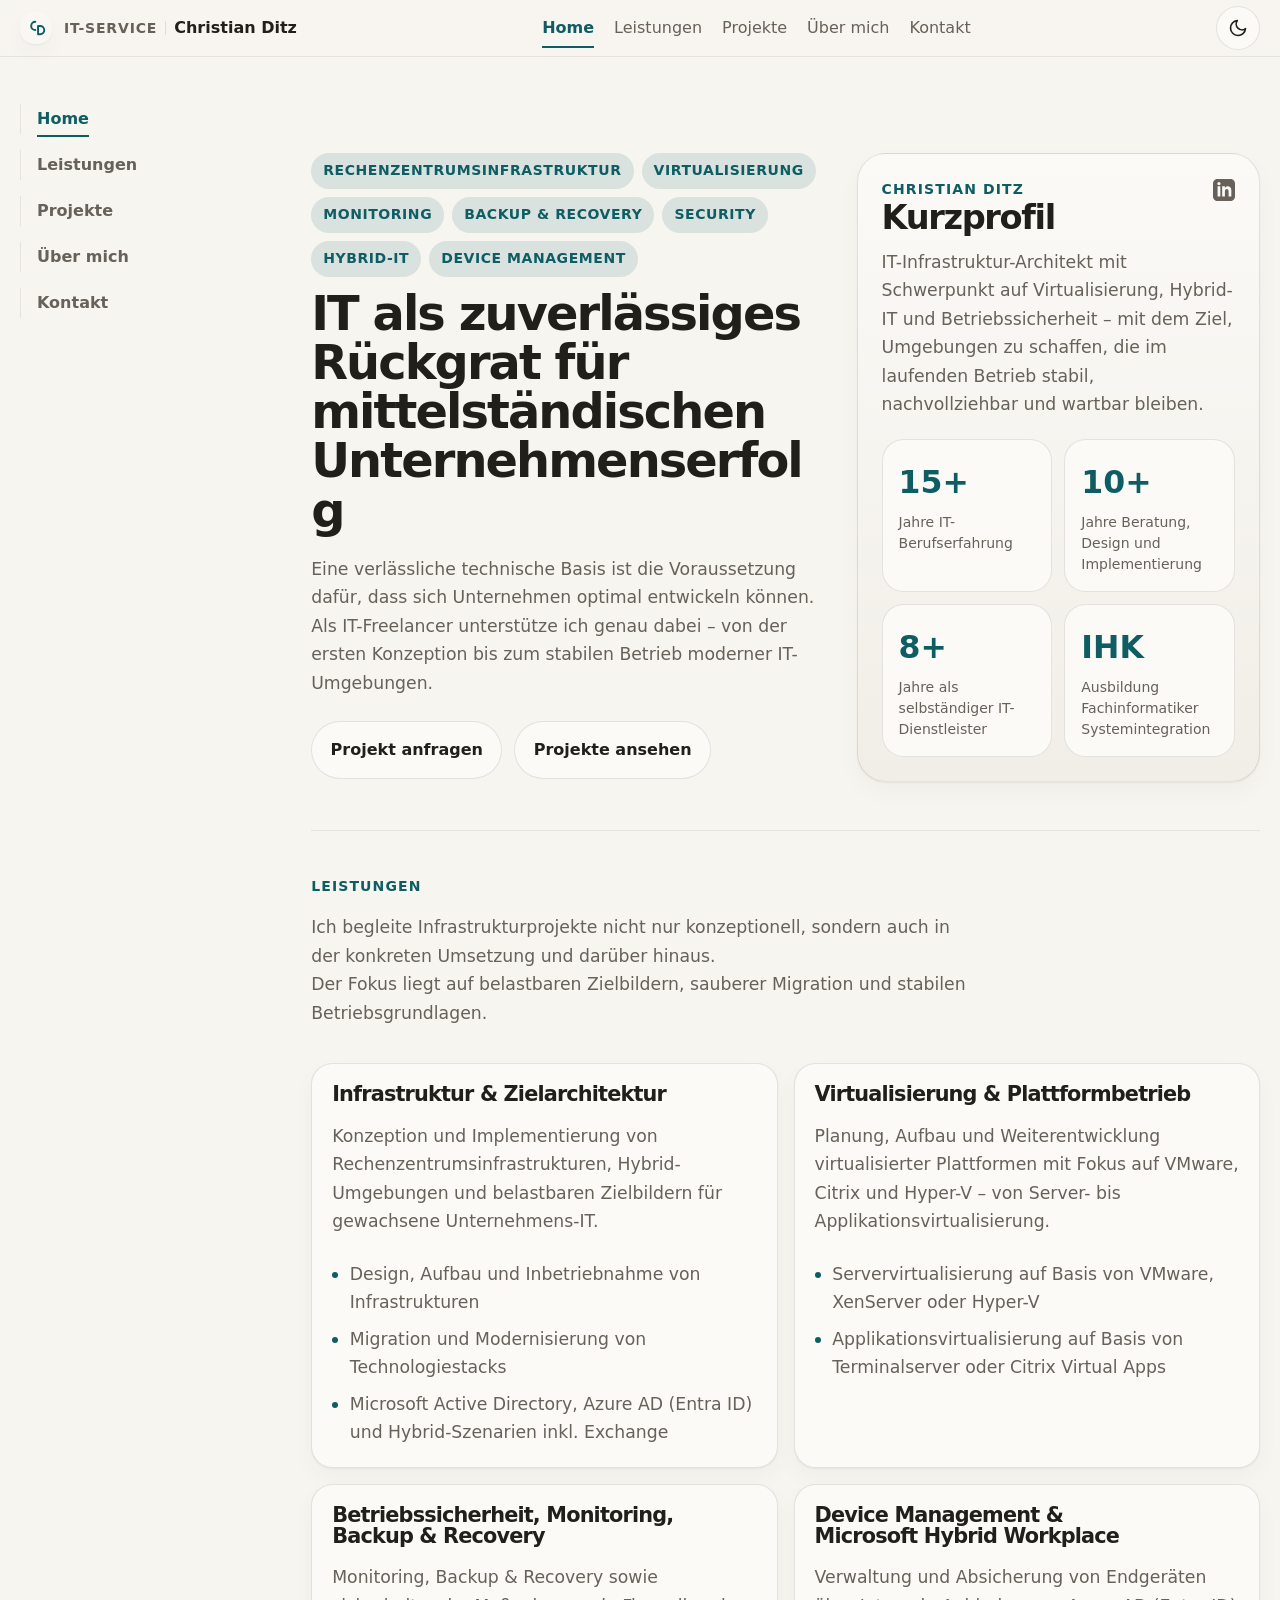
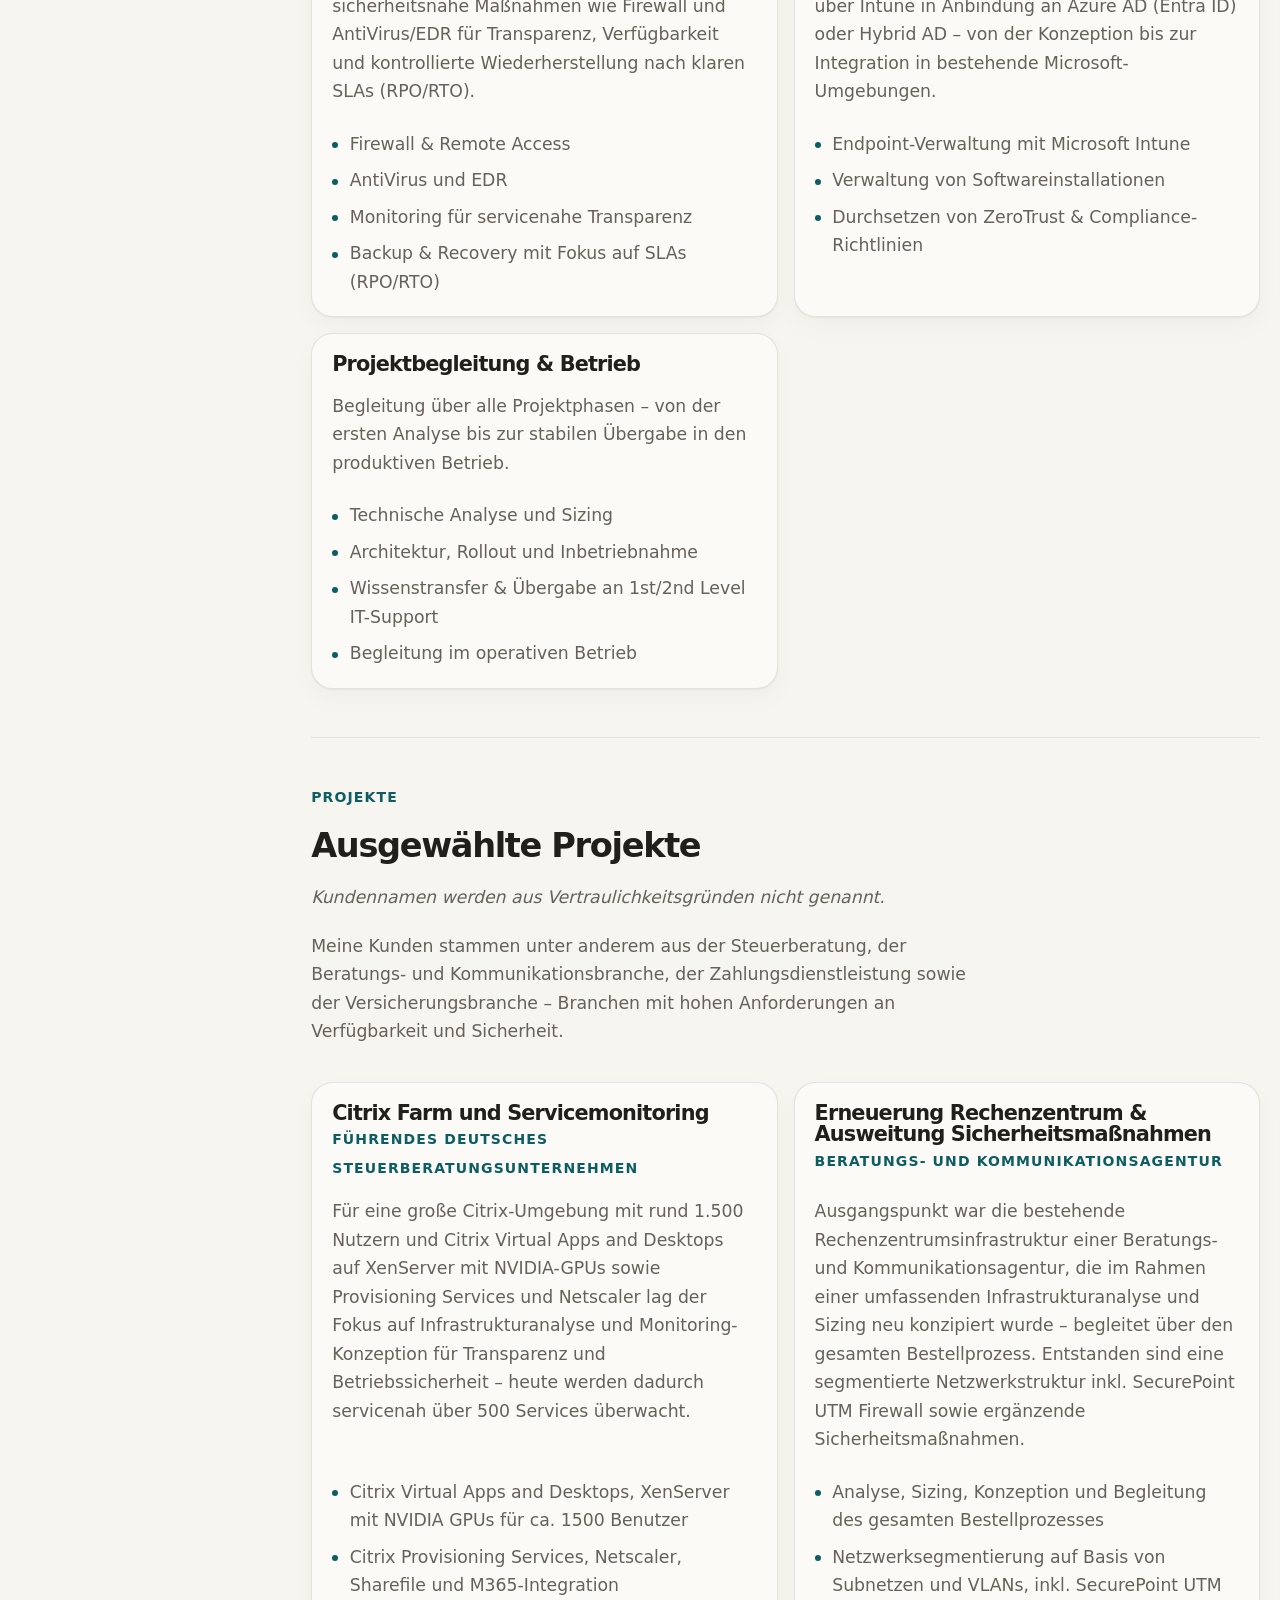
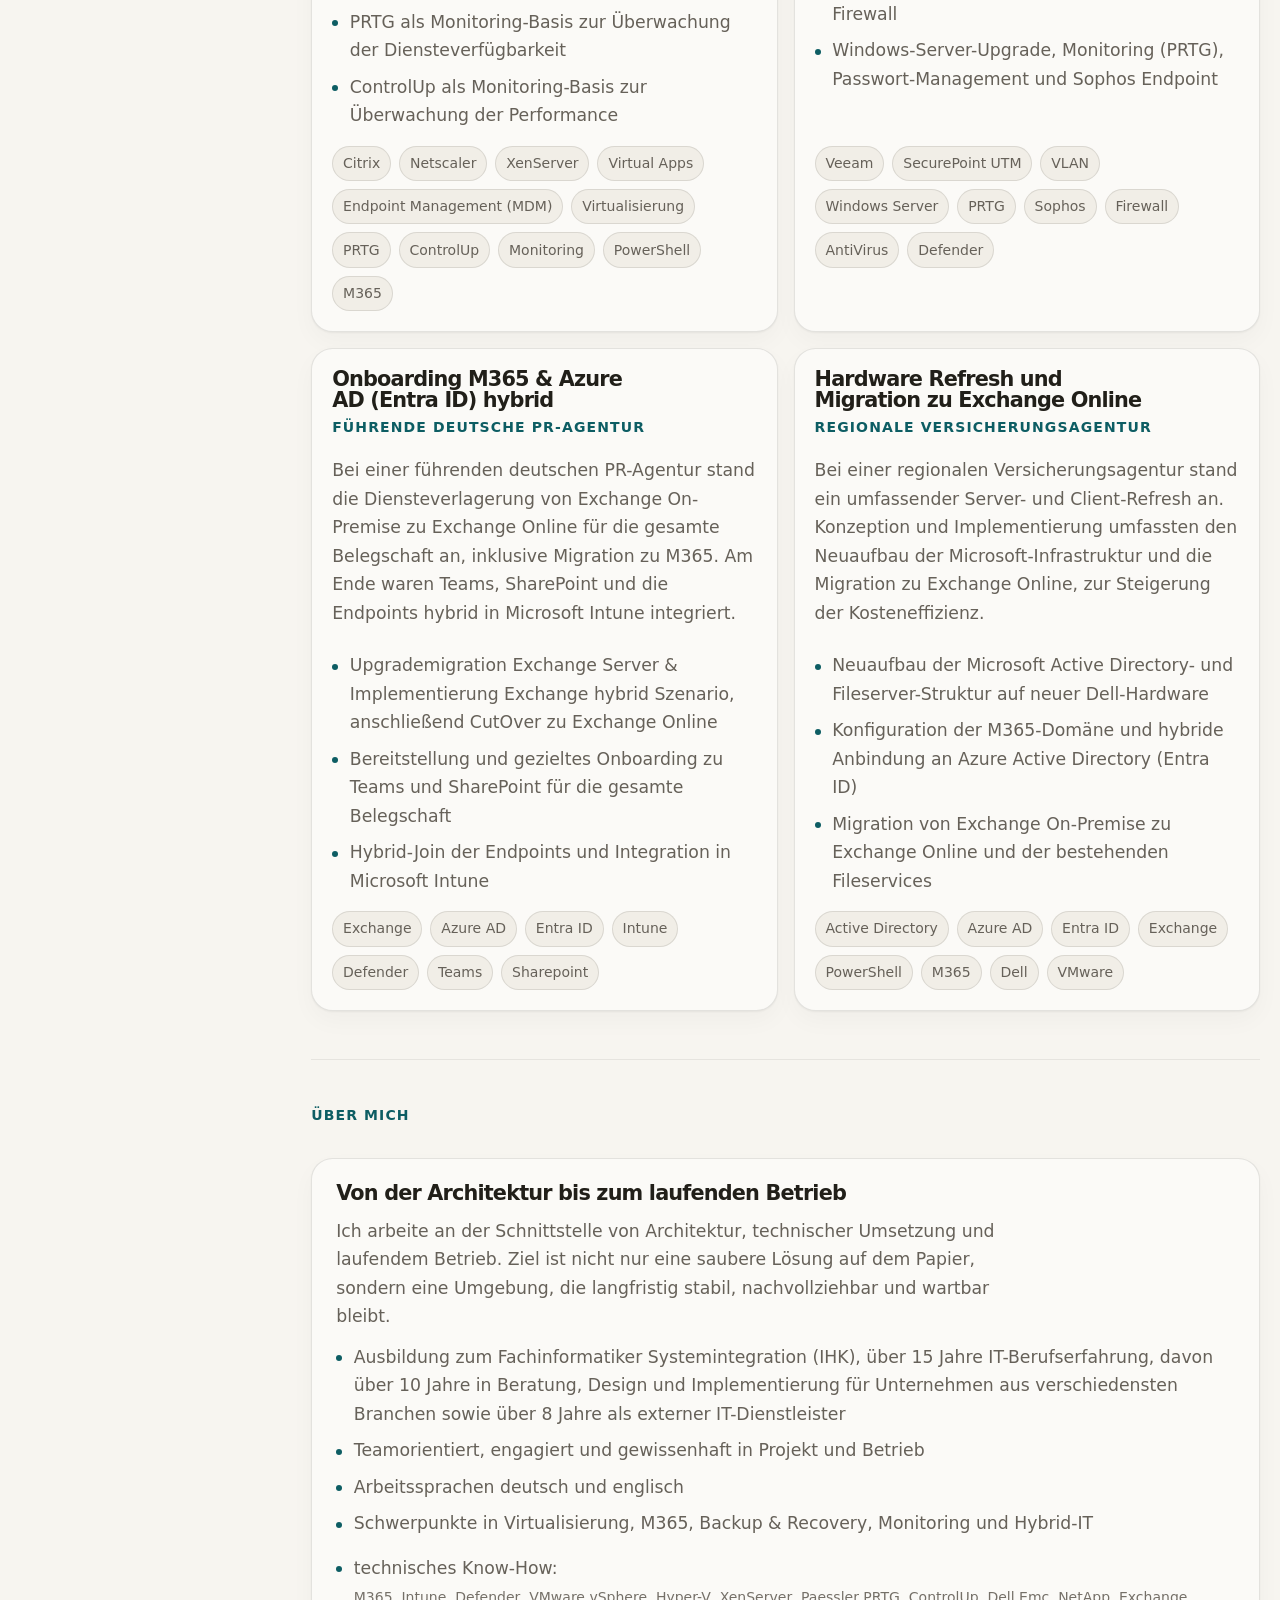
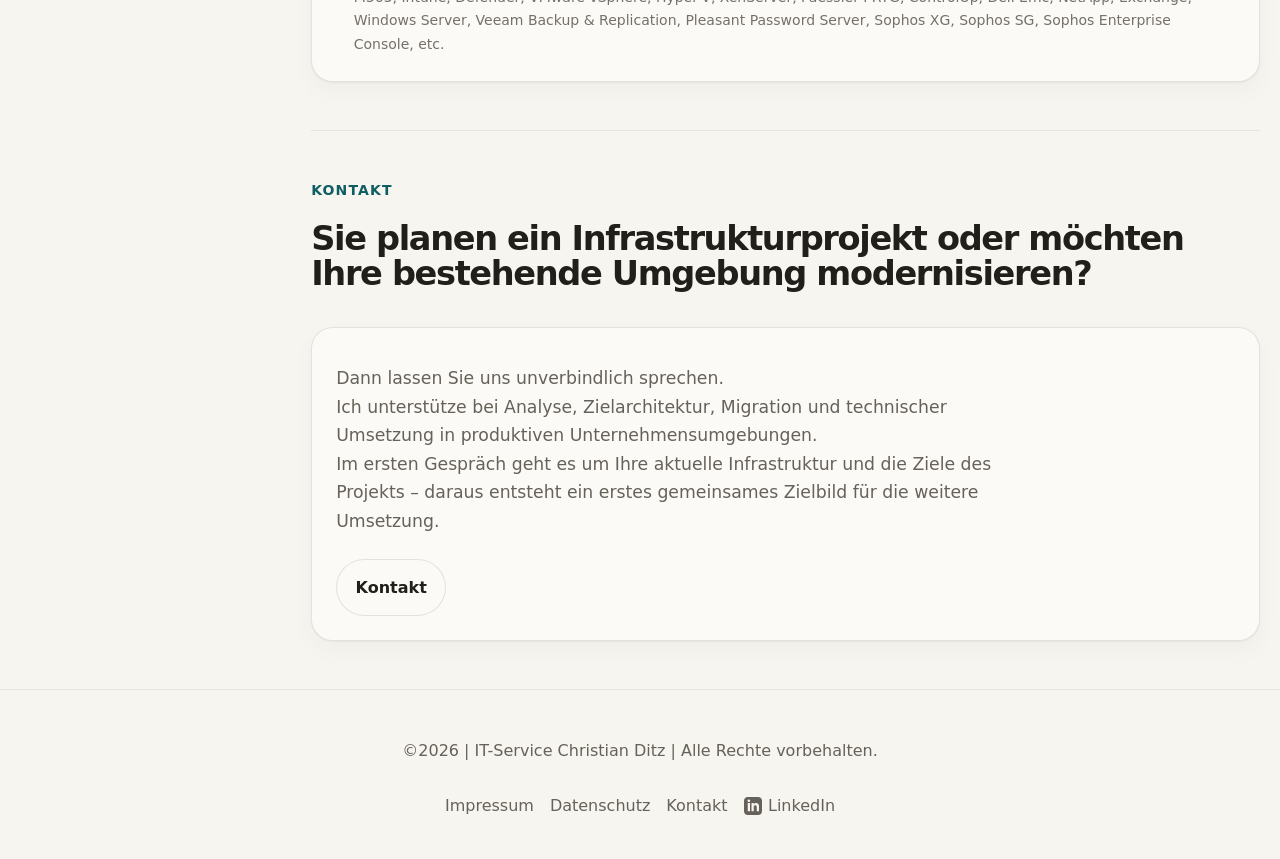
<file: index.html>
<!DOCTYPE html>
<html lang="de">
<head>
  <meta charset="UTF-8" />
  <meta name="viewport" content="width=device-width, initial-scale=1.0" />
  <title>IT-Service Christian Ditz</title>
  <meta name="description" content="IT-Service Christian Ditz –  Rechenzentrumsinfrastruktur, Virtualisierung, Monitoring, Backup & Recovery, Security, Hybrid-IT und Device Management" />
  <link rel="canonical" href="https://its-ditz.de/" />
<link rel="stylesheet" href="styles.css">
<link rel="icon" href="/favicon.ico" sizes="any">
<link rel="icon" type="image/svg+xml" href="/favicon.svg">
<link rel="icon" type="image/png" sizes="32x32" href="/favicon-32.png">
<link rel="apple-touch-icon" sizes="180x180" href="/favicon-180.png">
<link rel="manifest" href="/site.webmanifest">
<meta name="theme-color" content="#ebe7df">

<meta property="og:type" content="website" />
<meta property="og:site_name" content="IT-Service Christian Ditz" />
<meta property="og:title" content="IT-Service Christian Ditz" />
<meta property="og:description" content="IT-Service Christian Ditz – Rechenzentrumsinfrastruktur, Virtualisierung, Monitoring, Backup & Recovery, Security, Hybrid-IT und Device Management" />
<meta property="og:url" content="https://its-ditz.de/" />
<meta property="og:image" content="https://its-ditz.de/og-image.png" />
<meta property="og:image:width" content="1200" />
<meta property="og:image:height" content="630" />
<meta property="og:locale" content="de_DE" />
<meta name="twitter:card" content="summary_large_image" />
<meta name="twitter:title" content="IT-Service Christian Ditz" />
<meta name="twitter:description" content="IT-Service Christian Ditz – Rechenzentrumsinfrastruktur, Virtualisierung, Monitoring, Backup & Recovery, Security, Hybrid-IT und Device Management" />
<meta name="twitter:image" content="https://its-ditz.de/og-image.png" />

<script type="application/ld+json">
{
  "@context": "https://schema.org",
  "@type": "ProfessionalService",
  "name": "IT-Service Christian Ditz",
  "url": "https://its-ditz.de/",
  "description": "Als IT-Freelancer unterstützt Christian Ditz Unternehmen bei Konzeption, Implementierung und Weiterentwicklung moderner IT-Umgebungen – von Rechenzentrumsinfrastruktur und Virtualisierung bis zu Monitoring, Backup & Recovery und Microsoft Hybrid-Szenarien.",
  "founder": {
    "@type": "Person",
    "name": "Christian Ditz",
    "sameAs": "https://www.linkedin.com/in/christianditz"
  },
  "areaServed": "DE",
  "sameAs": ["https://www.linkedin.com/in/christianditz"],
  "knowsAbout": [
    "Systemarchitektur",
    "Rechenzentrumsinfrastruktur",
    "Virtualisierung",
    "Monitoring",
    "Backup & Recovery",
    "Security",
    "Hybrid-IT",
    "Device Management"
  ]
}
</script>
</head>
<body>
    <a class="skip-link" href="#content">Zum Inhalt springen</a>
    <header class="site-header">
    <div class="container header-inner">
      <a class="brand" href="#top" aria-label="IT-Service Christian Ditz Startseite">
        <!--
        <span class="brand-mark" aria-hidden="true">
          <svg viewBox="0 0 32 32" width="22" height="22" fill="none" stroke="currentColor" stroke-width="2.4" stroke-linecap="round" stroke-linejoin="round">
            <path d="M7 8h11a4 4 0 0 1 4 4v12"></path>
            <path d="M25 24H14a4 4 0 0 1-4-4V8"></path>
          </svg>
        </span>
      -->
        <span class="brand-mark" aria-hidden="true">
          <svg viewBox="0 0 32 32" width="22" height="22" fill="none" stroke="currentColor" stroke-width="2.8" stroke-linecap="round" stroke-linejoin="round">
            <!-- C (Mitte bei 13) -->
            <path d="M15 7a6 6 0 1 0 0 12"></path>
            <!-- D (Mitte bei 19) -->
            <path d="M19 13v12h3a6 6 0 0 0 0-12h-3z"></path>
          </svg>
        </span>
        <span class="brand-copy"><small>IT-Service</small><strong>Christian Ditz</strong></span>
      </a>

      <nav class="desktop-nav" aria-label="Hauptnavigation">
        <a href="#top" data-main-link="top">Home</a>
        <a href="#leistungen" data-main-link="leistungen">Leistungen</a>
        <a href="#projekte" data-main-link="projekte">Projekte</a>
        <a href="#ueber-mich" data-main-link="ueber-mich">Über mich</a>
        <a href="#kontakt" data-main-link="kontakt">Kontakt</a>
      </nav>

      <div class="header-actions">
        <button class="theme-toggle" type="button" data-theme-toggle aria-label="Farbschema wechseln"></button>
        <button class="menu-toggle" type="button" data-menu-toggle aria-expanded="false" aria-controls="mobile-menu" aria-label="Menü öffnen">
          <svg width="20" height="20" viewBox="0 0 24 24" fill="none" stroke="currentColor" stroke-width="2" stroke-linecap="round">
            <path d="M4 7h16"></path><path d="M4 12h16"></path><path d="M4 17h16"></path>
          </svg>
        </button>
      </div>

      <div class="menu-panel" id="mobile-menu" aria-label="Mobiles Menü">
        <a href="#top" data-main-link="top">Home</a>
        <a href="#leistungen" data-main-link="leistungen">Leistungen</a>
        <a href="#projekte" data-main-link="projekte">Projekte</a>
        <a href="#ueber-mich" data-main-link="ueber-mich">Über mich</a>
        <a href="#kontakt" data-main-link="kontakt">Kontakt</a>
      </div>
    </div>
  </header>

<main id="content" class="container page-shell">
    <aside class="toc" aria-label="Inhaltsverzeichnis der aktuellen Hauptsektion">
      <nav class="toc-nav">
        <!--
        <div class="toc-title">Abschnitte</div>
        -->
        <div class="toc-groups">
          <div class="toc-group collapsed" data-group="Home">
            <a href="#top" class="toc-group-title" data-group-link="top">Home</a>
          </div>
          <div class="toc-group collapsed" data-group="leistungen">
            <a href="#leistungen" class="toc-group-title" data-group-link="leistungen">Leistungen</a>
          </div>
          <div class="toc-group collapsed" data-group="projekte">
            <a href="#projekte" class="toc-group-title" data-group-link="projekte">Projekte</a>
            <ul class="toc-sublist">
              <li><a href="#projekt-citrix" data-sub-link="projekt-citrix">Monitoring Citrix Farm</a></li>
              <li><a href="#projekt-dc-refresh" data-sub-link="projekt-dc-refresh">Erneuerung RZ &amp; Ausweitung Security</a></li>
              <li><a href="#projekt-m365" data-sub-link="projekt-m365">M365 &amp; Azure AD hybrid</a></li>
              <li><a href="#projekt-hw-refresh" data-sub-link="projekt-hw-refresh">Hardware Refresh &amp; EXO</a></li>
            </ul>
          </div>
          <div class="toc-group collapsed" data-group="ueber-mich">
            <a href="#ueber-mich" class="toc-group-title" data-group-link="ueber-mich">Über mich</a>
          </div>
          <div class="toc-group collapsed" data-group="kontakt">
            <a href="#kontakt" class="toc-group-title" data-group-link="kontakt">Kontakt</a>
          </div>
          <!--
          <div class="toc-group collapsed" data-group="rechtliches">
            <a href="#" class="toc-group-title" data-group-link="rechtliches" aria-expanded="false">Rechtliches</a>
            <ul class="toc-sublist">
              <li><a href="impressum.html" target="_blank" rel="noopener noreferrer">Impressum</a></li>
              <li><a href="datenschutz.html" target="_blank" rel="noopener noreferrer">Datenschutz</a></li>
            </ul>
          </div>
          -->
        </div>
      </nav>
    </aside>

    <div class="main-column">
      <section class="hero" id="top" data-main-section="top">
        <div class="hero-wrap">
          <div>
            <div class="eyebrow-list" aria-label="Leistungsschwerpunkte">
              <span class="eyebrow-tag">Rechenzentrumsinfrastruktur</span>
              <span class="eyebrow-tag">Virtualisierung</span>
              <span class="eyebrow-tag">Monitoring</span>
			  <span class="eyebrow-tag">Backup & Recovery</span>
              <span class="eyebrow-tag">Security</span>
              <span class="eyebrow-tag">Hybrid-IT</span>
              <span class="eyebrow-tag">Device Management</span>
            </div>
            <h1>IT als zuverlässiges Rückgrat für mittelständischen Unternehmenserfolg</h1>
            <p class="lead">Eine verlässliche technische Basis ist die Voraussetzung dafür, dass sich Unternehmen optimal entwickeln können. Als IT-Freelancer unterstütze ich genau dabei – von der ersten Konzeption bis zum stabilen Betrieb moderner IT-Umgebungen.</p>
            <div class="hero-actions">
              <a class="btn btn-secondary" href="#kontakt">Projekt anfragen</a>
              <a class="btn btn-secondary" href="#projekte">Projekte ansehen</a>
            </div>
          </div>
          <aside class="hero-side" aria-label="Kurzprofil und Kennzahlen">
            <div class="hero-side-header">
              <span class="kicker">Christian Ditz</span>
              <a href="https://www.linkedin.com/in/christianditz" target="_blank" rel="noopener noreferrer" aria-label="LinkedIn" class="linkedin-inline">
                <svg width="22" height="22" viewBox="0 0 24 24" fill="currentColor" aria-hidden="true">
                  <path d="M19 0h-14c-2.761 0-5 2.239-5 5v14c0 2.761 2.239 5 5 5h14c2.762 0 5-2.239 5-5v-14c0-2.761-2.238-5-5-5zm-11 19h-3v-11h3v11zm-1.5-12.268c-.966 0-1.75-.79-1.75-1.764s.784-1.764 1.75-1.764 1.75.79 1.75 1.764-.783 1.764-1.75 1.764zm13.5 12.268h-3v-5.604c0-3.368-4-3.113-4 0v5.604h-3v-11h3v1.765c1.396-2.586 7-2.777 7 2.476v6.759z"/>
                </svg>
              </a>
            </div>
            <h2>Kurzprofil</h2>
            <p>IT-Infrastruktur-Architekt mit Schwerpunkt auf Virtualisierung, Hybrid-IT und Betriebssicherheit – mit dem Ziel, Umgebungen zu schaffen, die im laufenden Betrieb stabil, nachvollziehbar und wartbar bleiben.</p>
            <div class="hero-stats">
              <div class="hero-stat"><strong>15+</strong><span>Jahre IT-Berufserfahrung</span></div>
              <div class="hero-stat"><strong>10+</strong><span>Jahre Beratung, Design und Implementierung</span></div>
              <div class="hero-stat"><strong>8+</strong><span>Jahre als selbständiger IT-Dienstleister</span></div>
              <div class="hero-stat"><strong>IHK</strong><span>Ausbildung Fachinformatiker Systemintegration</span></div>
            </div>
          </aside>
        </div>
      </section>

      <section class="content-section" id="leistungen" data-main-section="leistungen">
        <div class="section-block">
          <h2 class="kicker">Leistungen</h2>
          <p>Ich begleite Infrastrukturprojekte nicht nur konzeptionell, sondern auch in der konkreten Umsetzung und darüber hinaus.<br>
            Der Fokus liegt auf belastbaren Zielbildern, sauberer Migration und stabilen Betriebsgrundlagen.</p>
          <div class="focus-columns">
            <article class="focus-card">
              <h3>Infrastruktur &amp; Zielarchitektur</h3>
              <p>Konzeption und Implementierung von Rechenzentrumsinfrastrukturen, Hybrid-Umgebungen und belastbaren Zielbildern für gewachsene Unternehmens-IT.</p>
              <ul class="focus-list">
                <li>Design, Aufbau und Inbetriebnahme von Infrastrukturen</li>
                <li>Migration und Modernisierung von Technologiestacks</li>
                <li>Microsoft Active Directory, Azure AD (Entra ID) und Hybrid-Szenarien inkl. Exchange</li>
              </ul>
            </article>
            <article class="focus-card">
              <h3>Virtualisierung &amp; Plattformbetrieb</h3>
              <p>Planung, Aufbau und Weiterentwicklung virtualisierter Plattformen mit Fokus auf VMware, Citrix und Hyper-V – von Server- bis Applikationsvirtualisierung.</p>
              <ul class="focus-list">
                <li>Servervirtualisierung auf Basis von VMware, XenServer oder Hyper-V</li>
                <li>Applikationsvirtualisierung auf Basis von Terminalserver oder Citrix Virtual Apps</li>
              </ul>
            </article>
            <article class="focus-card">
              <h3>Betriebssicherheit, Monitoring, Backup &amp; Recovery</h3>
              <p>Monitoring, Backup & Recovery sowie sicherheitsnahe Maßnahmen wie Firewall und AntiVirus/EDR für Transparenz, Verfügbarkeit und kontrollierte Wiederherstellung nach klaren SLAs (RPO/RTO).</p>
              <ul class="focus-list">
                <li>Firewall &amp; Remote Access</li>
                <li>AntiVirus und EDR</li>
                <li>Monitoring für servicenahe Transparenz</li>
                <li>Backup &amp; Recovery mit Fokus auf SLAs (RPO/RTO)</li>

              </ul>
            </article>
            <article class="focus-card">
              <h3>Device Management &amp; Microsoft Hybrid Workplace</h3>
              <p>Verwaltung und Absicherung von Endgeräten über Intune in Anbindung an Azure AD (Entra ID) oder Hybrid AD – von der Konzeption bis zur Integration in bestehende Microsoft-Umgebungen.</p>
              <ul class="focus-list">
                <li>Endpoint-Verwaltung mit Microsoft Intune</li>
                <li>Verwaltung von Softwareinstallationen</li>
                <li>Durchsetzen von ZeroTrust &amp; Compliance-Richtlinien</li>
              </ul>
            </article>
            <article class="focus-card">
              <h3>Projektbegleitung &amp; Betrieb</h3>
              <p>Begleitung über alle Projektphasen – von der ersten Analyse bis zur stabilen Übergabe in den produktiven Betrieb.</p>
              <ul class="focus-list">
                <li>Technische Analyse und Sizing</li>
                <li>Architektur, Rollout und Inbetriebnahme</li>
                <li>Wissenstransfer &amp; Übergabe an 1st/2nd Level IT-Support</li>
                <li>Begleitung im operativen Betrieb</li>
              </ul>
            </article>
          </div>
        </div>
      </section>

      <section class="content-section" id="projekte" data-main-section="projekte">
        <div class="section-block">
          <span class="kicker">Projekte</span>
          <h2>Ausgewählte Projekte</h2>
          <p><em>Kundennamen werden aus Vertraulichkeitsgründen nicht genannt.</em></p>
          <p class="projects-intro">Meine Kunden stammen unter anderem aus der Steuerberatung, der Beratungs- und Kommunikationsbranche, der Zahlungsdienstleistung sowie der Versicherungsbranche – Branchen mit hohen Anforderungen an Verfügbarkeit und Sicherheit.</p>
          <div class="projects-list">
            <article class="project-card" id="projekt-citrix" data-sub-section="projekt-citrix" data-parent-section="projekte">
              <div class="project-top">
                <div>
                  <h3>Citrix Farm und Servicemonitoring</h3>
                  <span class="kicker">Führendes deutsches Steuerberatungsunternehmen</span>
                </div>
                <!-- <span class="tag">500+ Services</span> -->
              </div>
              <p>Für eine große Citrix-Umgebung mit rund 1.500 Nutzern und Citrix Virtual Apps and Desktops auf XenServer mit NVIDIA-GPUs sowie Provisioning Services und Netscaler lag der Fokus auf Infrastrukturanalyse und Monitoring-Konzeption für Transparenz und Betriebssicherheit – heute werden dadurch servicenah über 500 Services überwacht.</p>
              <ul class="project-points">
                <li>Citrix Virtual Apps and Desktops, XenServer mit NVIDIA GPUs für ca. 1500 Benutzer</li>
                <li>Citrix Provisioning Services, Netscaler, Sharefile und M365-Integration</li>
                <li>PRTG als Monitoring-Basis zur Überwachung der Diensteverfügbarkeit</li>
                <li>ControlUp als Monitoring-Basis zur Überwachung der Performance</li>
              </ul>
              <div class="stack">
                <span class="tag">Citrix</span>
                <span class="tag">Netscaler</span>
                <span class="tag">XenServer</span>
                <span class="tag">Virtual Apps</span>
                <span class="tag">Endpoint Management (MDM)</span>
                <span class="tag">Virtualisierung</span>
                <span class="tag">PRTG</span>
                <span class="tag">ControlUp</span>
                <span class="tag">Monitoring</span>
                <span class="tag">PowerShell</span>
                <span class="tag">M365</span>
              </div>
            </article>

            <article class="project-card" id="projekt-dc-refresh" data-sub-section="projekt-dc-refresh" data-parent-section="projekte">
              <div class="project-top">
                <div>
                  <h3>Erneuerung Rechenzentrum &amp; Ausweitung Sicherheitsmaßnahmen</h3>
                  <span class="kicker">Beratungs- und Kommunikationsagentur</span>
                </div>
                <!-- <span class="tag">Lift &amp; Shift</span> -->
              </div>
              <p>Ausgangspunkt war die bestehende Rechenzentrumsinfrastruktur einer Beratungs- und Kommunikationsagentur, die im Rahmen einer umfassenden Infrastrukturanalyse und Sizing neu konzipiert wurde – begleitet über den gesamten Bestellprozess. Entstanden sind eine segmentierte Netzwerkstruktur inkl. SecurePoint UTM Firewall sowie ergänzende Sicherheitsmaßnahmen.</p>
              <ul class="project-points">
                <li>Analyse, Sizing, Konzeption und Begleitung des gesamten Bestellprozesses</li>
                <li>Netzwerksegmentierung auf Basis von Subnetzen und VLANs, inkl. SecurePoint UTM Firewall</li>
                <li>Windows-Server-Upgrade, Monitoring (PRTG), Passwort-Management und Sophos Endpoint</li>
              </ul>
              <div class="stack">
                <span class="tag">Veeam</span>
                <span class="tag">SecurePoint UTM</span>
                <span class="tag">VLAN</span>
                <span class="tag">Windows Server</span>
                <span class="tag">PRTG</span>
                <span class="tag">Sophos</span>
                <span class="tag">Firewall</span>
                <span class="tag">AntiVirus</span>
                <span class="tag">Defender</span>
              </div>
            </article>

            <article class="project-card" id="projekt-m365" data-sub-section="projekt-m365" data-parent-section="projekte">
              <div class="project-top">
                <div>
                  <h3>Onboarding M365 &amp; Azure AD (Entra ID) hybrid</h3>
                  <span class="kicker">Führende deutsche PR-Agentur</span>
                </div>
                <!-- <span class="tag">Hybrid</span> -->
              </div>
              <p>Bei einer führenden deutschen PR-Agentur stand die Diensteverlagerung von Exchange On-Premise zu Exchange Online für die gesamte Belegschaft an, inklusive Migration zu M365. Am Ende waren Teams, SharePoint und die Endpoints hybrid in Microsoft Intune integriert.</p>
              <ul class="project-points">
                <li>Upgrademigration Exchange Server &amp; Implementierung Exchange hybrid Szenario, anschließend CutOver zu Exchange Online</li>
                <li>Bereitstellung und gezieltes Onboarding zu Teams und SharePoint für die gesamte Belegschaft</li>
                <li>Hybrid-Join der Endpoints und Integration in Microsoft Intune</li>
              </ul>
              <div class="stack">
                <span class="tag">Exchange</span>
                <span class="tag">Azure AD</span>
                <span class="tag">Entra ID</span>
                <span class="tag">Intune</span>
                <span class="tag">Defender</span>
                <span class="tag">Teams</span>
                <span class="tag">Sharepoint</span>
              </div>
            </article>

            <article class="project-card" id="projekt-hw-refresh" data-sub-section="projekt-hw-refresh" data-parent-section="projekte">
              <div class="project-top">
                <div>
                  <h3>Hardware Refresh und Migration zu Exchange Online</h3>
                  <span class="kicker">Regionale Versicherungsagentur</span>
                </div>
                <!-- <span class="tag">Refresh</span> -->
              </div>
              <p>Bei einer regionalen Versicherungsagentur stand ein umfassender Server- und Client-Refresh an. Konzeption und Implementierung umfassten den Neuaufbau der Microsoft-Infrastruktur und die Migration zu Exchange Online, zur Steigerung der Kosteneffizienz.</p>
              <ul class="project-points">
                <li>Neuaufbau der Microsoft Active Directory- und Fileserver-Struktur auf neuer Dell-Hardware</li>
                <li>Konfiguration der M365-Domäne und hybride Anbindung an Azure Active Directory (Entra ID)</li>
                <li>Migration von Exchange On-Premise zu Exchange Online und der bestehenden Fileservices</li>
              </ul>
              <div class="stack">
                <span class="tag">Active Directory</span>
                <span class="tag">Azure AD</span>
                <span class="tag">Entra ID</span>
                <span class="tag">Exchange</span>
                <span class="tag">PowerShell</span>
                <span class="tag">M365</span>
                <span class="tag">Dell</span>
                <span class="tag">VMware</span>
              </div>
            </article>
          </div>
        </div>
      </section>

      <section class="content-section" id="ueber-mich" data-main-section="ueber-mich">
        <div class="section-block">
          <h2 class="kicker">Über mich</h2>
          <!-- <h2>Von der Idee bis zum laufenden System</h2> -->
          <div class="about-card">
            <h3>Von der Architektur bis zum laufenden Betrieb</h3>
            <p>Ich arbeite an der Schnittstelle von Architektur, technischer Umsetzung und laufendem Betrieb. Ziel ist nicht nur eine saubere Lösung auf dem Papier, sondern eine Umgebung, die langfristig stabil, nachvollziehbar und wartbar bleibt.</p>
            <ul class="about-list">
              <li>Ausbildung zum Fachinformatiker Systemintegration (IHK), über 15 Jahre IT-Berufserfahrung, davon über 10 Jahre in Beratung, Design und Implementierung für Unternehmen aus verschiedensten Branchen sowie über 8 Jahre als externer IT-Dienstleister</li>
              <li>Teamorientiert, engagiert und gewissenhaft in Projekt und Betrieb</li>
              <li>Arbeitssprachen deutsch und englisch</li>
              <li>Schwerpunkte in Virtualisierung, M365, Backup &amp; Recovery, Monitoring und Hybrid-IT</li>
              <li class="tech-note">technisches Know-How:<br><span class="tech-note-list">M365, Intune, Defender, VMware vSphere, Hyper-V, XenServer, Paessler PRTG, ControlUp, Dell Emc, NetApp, Exchange, Windows Server, Veeam Backup & Replication, Pleasant Password Server, Sophos XG, Sophos SG, Sophos Enterprise Console, etc.</span></li>
              
            </ul>
          </div>
        </div>
      </section>

      <section class="content-section" id="kontakt" data-main-section="kontakt">
        <div class="section-block">
          <span class="kicker">Kontakt</span>
          <h2>Sie planen ein Infrastrukturprojekt oder möchten Ihre bestehende Umgebung modernisieren?</h2>
          <div class="contact-box">
            <p>Dann lassen Sie uns unverbindlich sprechen.<br>Ich unterstütze bei Analyse, Zielarchitektur, Migration und technischer Umsetzung in produktiven Unternehmensumgebungen.<br>Im ersten Gespräch geht es um Ihre aktuelle Infrastruktur und die Ziele des Projekts – daraus entsteht ein erstes gemeinsames Zielbild für die weitere Umsetzung.</p>
            <div class="contact-actions">
            <button class="btn btn-secondary show-email" type="button">Kontakt</button>
            <a class="email-link" href="#" style="display:none;"></a>
            </div>
          </div>
        </div>
      </section>
    </div>
  </main>

  <a href="#top" id="back-to-top" aria-label="Nach oben scrollen">
    <svg width="20" height="20" viewBox="0 0 24 24" fill="none" stroke="currentColor" stroke-width="2" stroke-linecap="round" stroke-linejoin="round" aria-hidden="true"><path d="M12 19V5"></path><path d="M5 12l7-7 7 7"></path></svg>
  </a>

  <footer class="site-footer">
    <div class="container footer-inner">
      <p>©2026 | IT-Service Christian Ditz | Alle Rechte vorbehalten.</p>
      <div class="footer-links">
        <a href="impressum.html">Impressum</a>
        <a href="datenschutz.html">Datenschutz</a>
        <button class="show-email">Kontakt</button>
        <a class="email-link" href="#" style="display:none;"></a>
        <a href="https://www.linkedin.com/in/christianditz" target="_blank" rel="noopener noreferrer" aria-label="LinkedIn" style="display:inline-flex;align-items:center;">
          <svg width="18" height="18" viewBox="0 0 24 24" fill="currentColor" aria-hidden="true" style="margin-right:0.4rem;">
            <path d="M19 0h-14c-2.761 0-5 2.239-5 5v14c0 2.761 2.239 5 5 5h14c2.762 0 5-2.239 5-5v-14c0-2.761-2.238-5-5-5zm-11 19h-3v-11h3v11zm-1.5-12.268c-.966 0-1.75-.79-1.75-1.764s.784-1.764 1.75-1.764 1.75.79 1.75 1.764-.783 1.764-1.75 1.764zm13.5 12.268h-3v-5.604c0-3.368-4-3.113-4 0v5.604h-3v-11h3v1.765c1.396-2.586 7-2.777 7 2.476v6.759z"/>
          </svg>
          LinkedIn
        </a>
      </div>
    </div>
  </footer>

  <script src="main.js" defer></script>
</body>
</html>
</file>
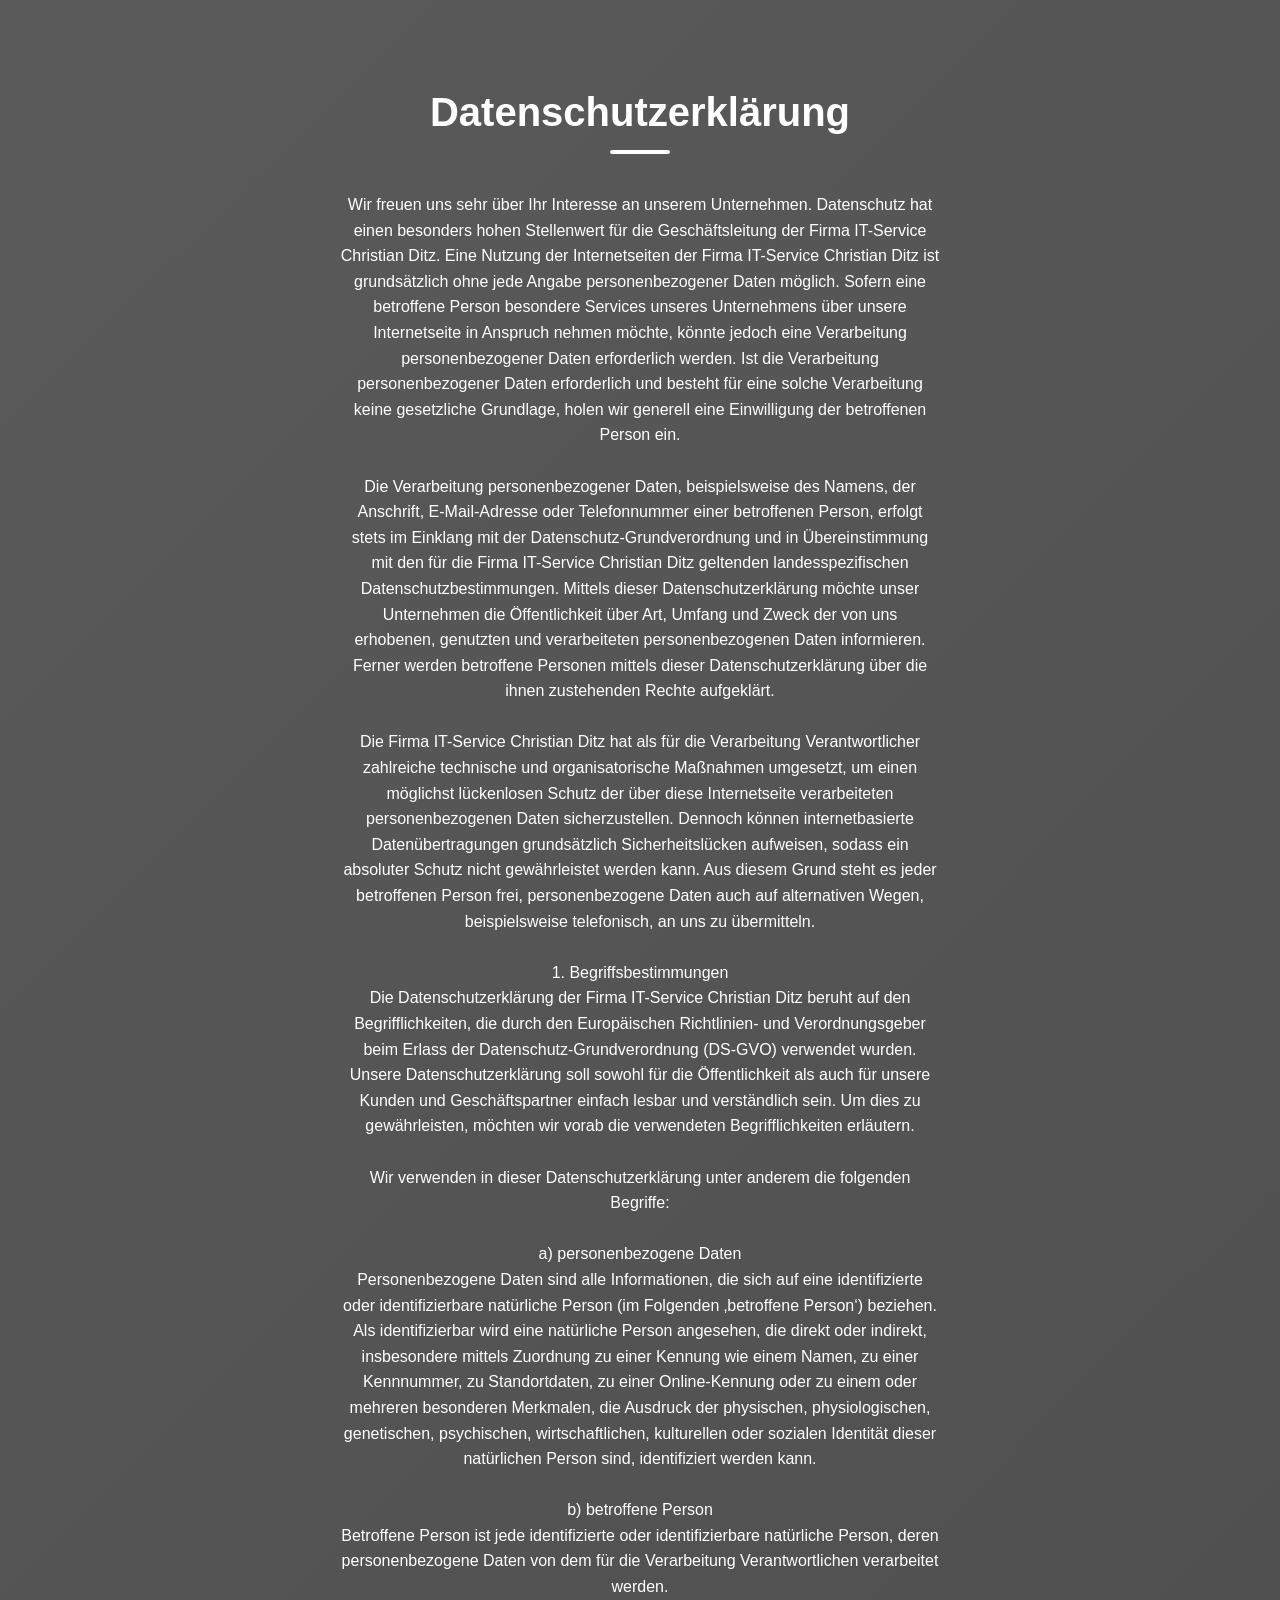
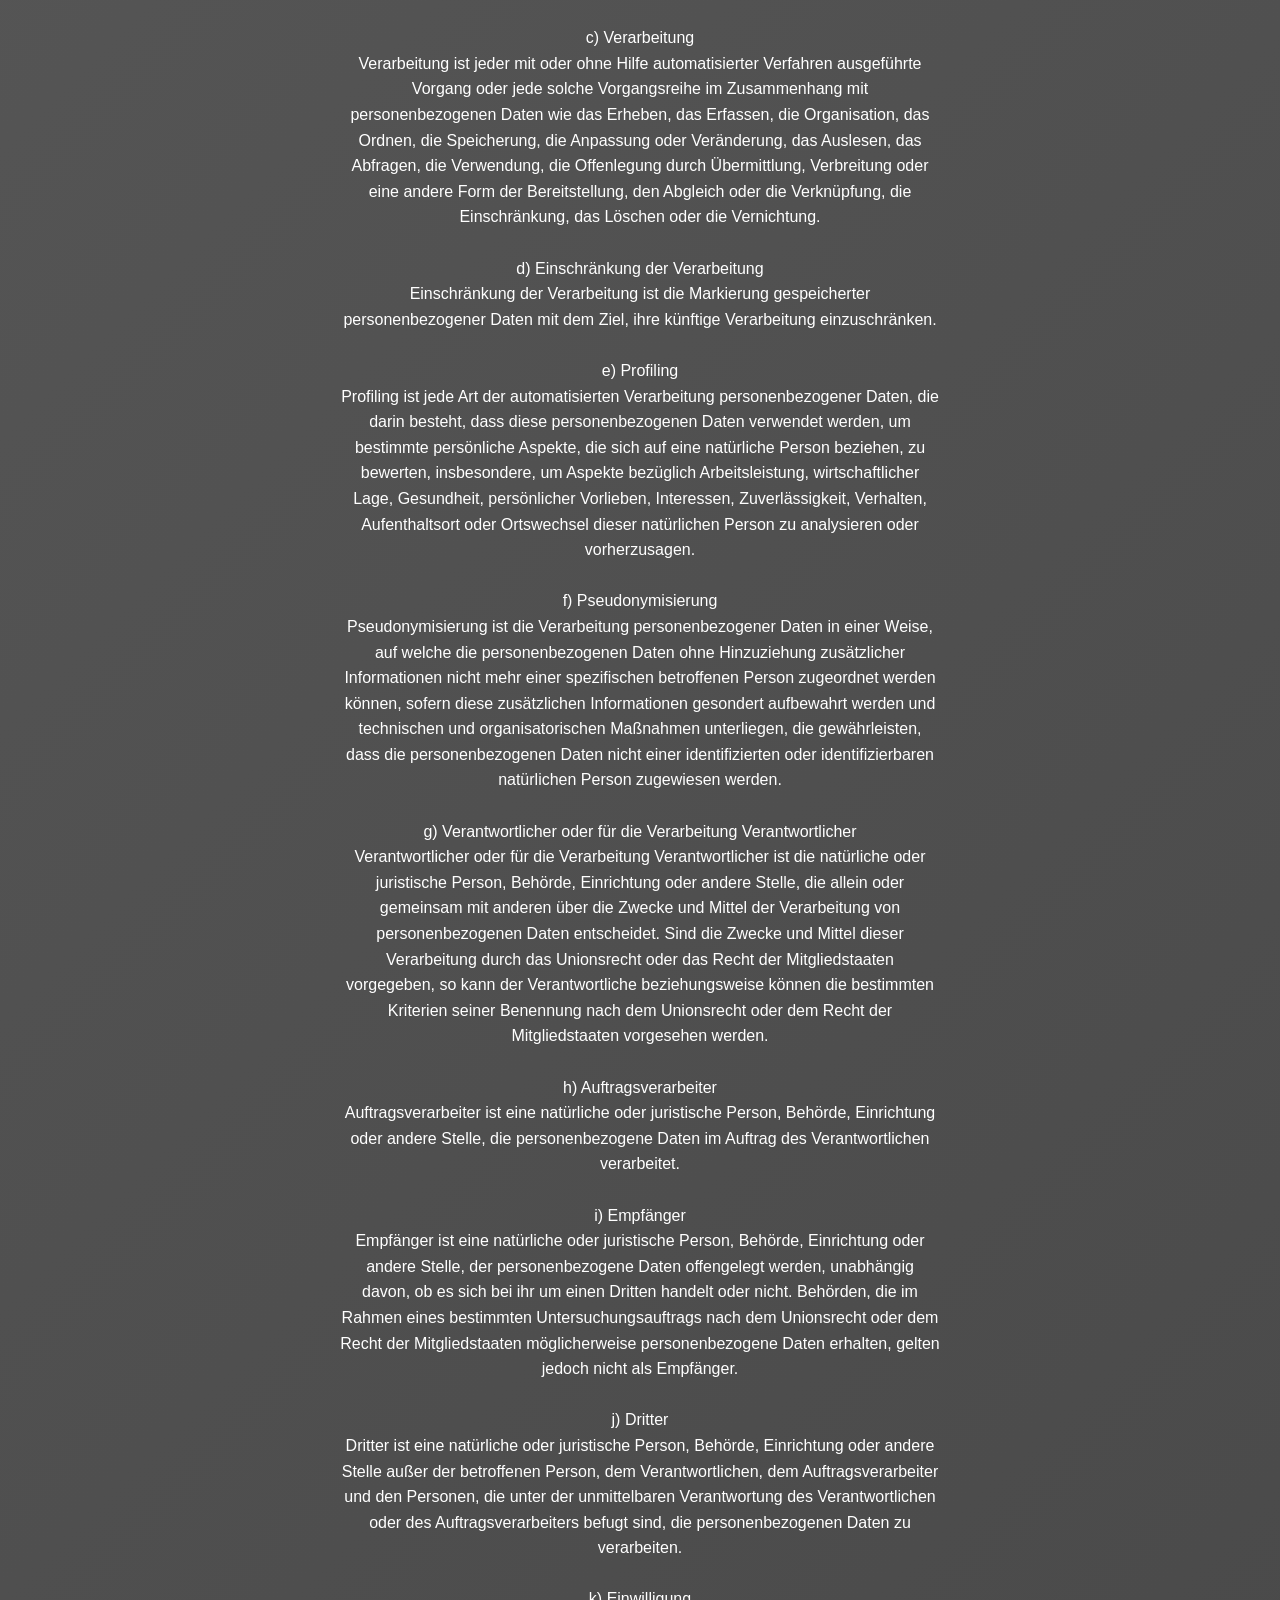
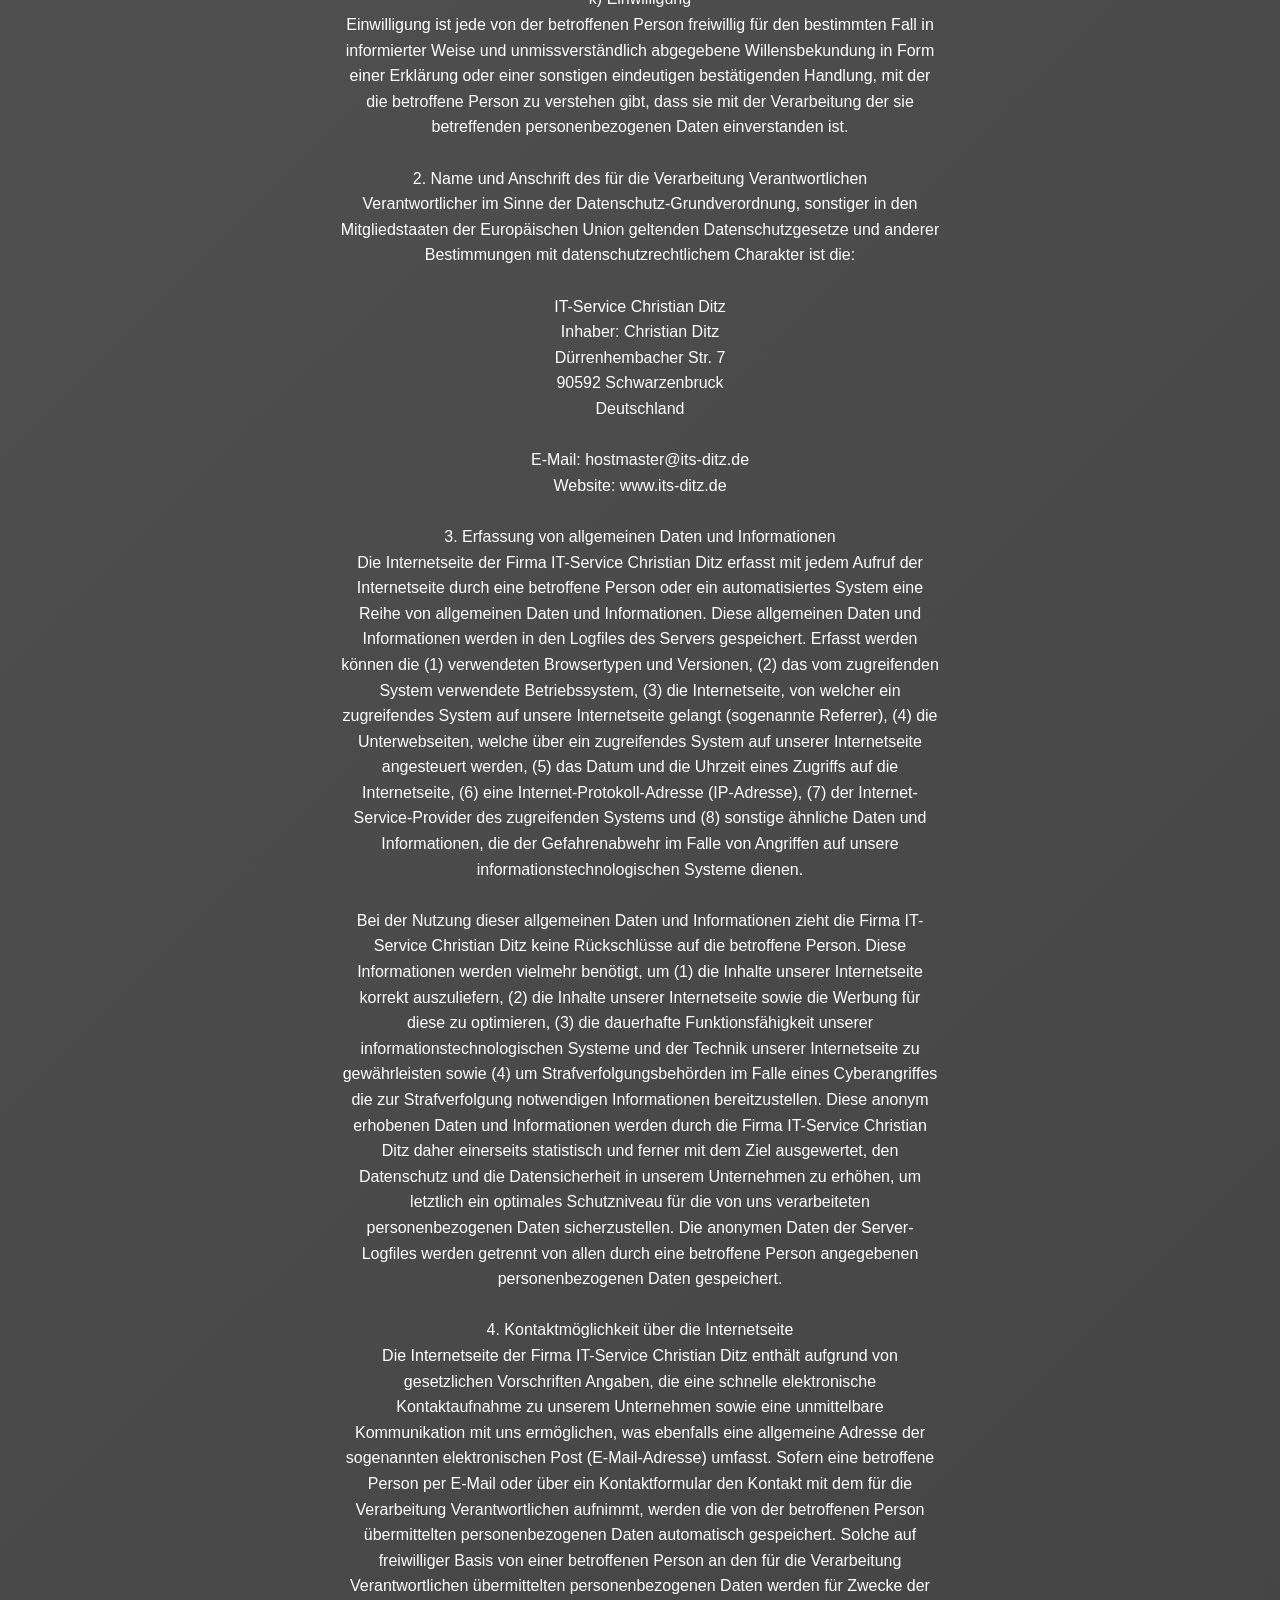
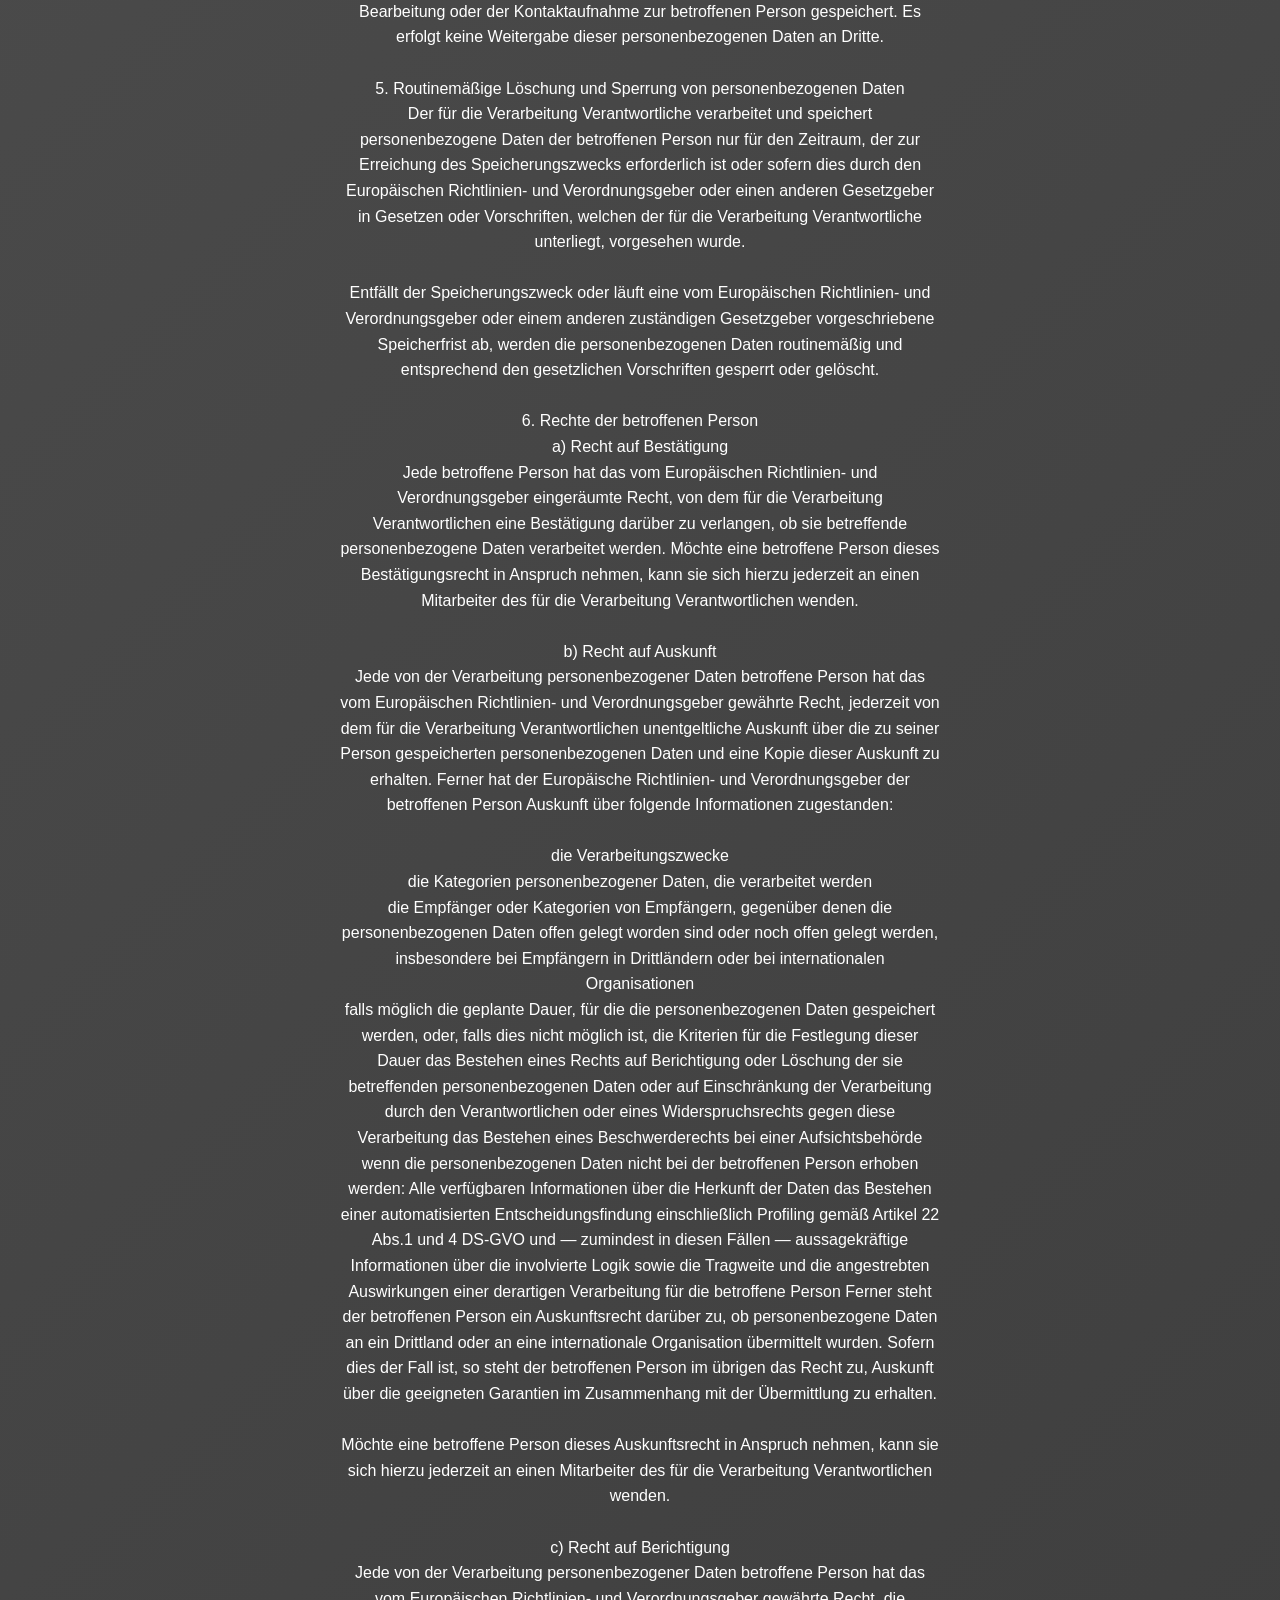
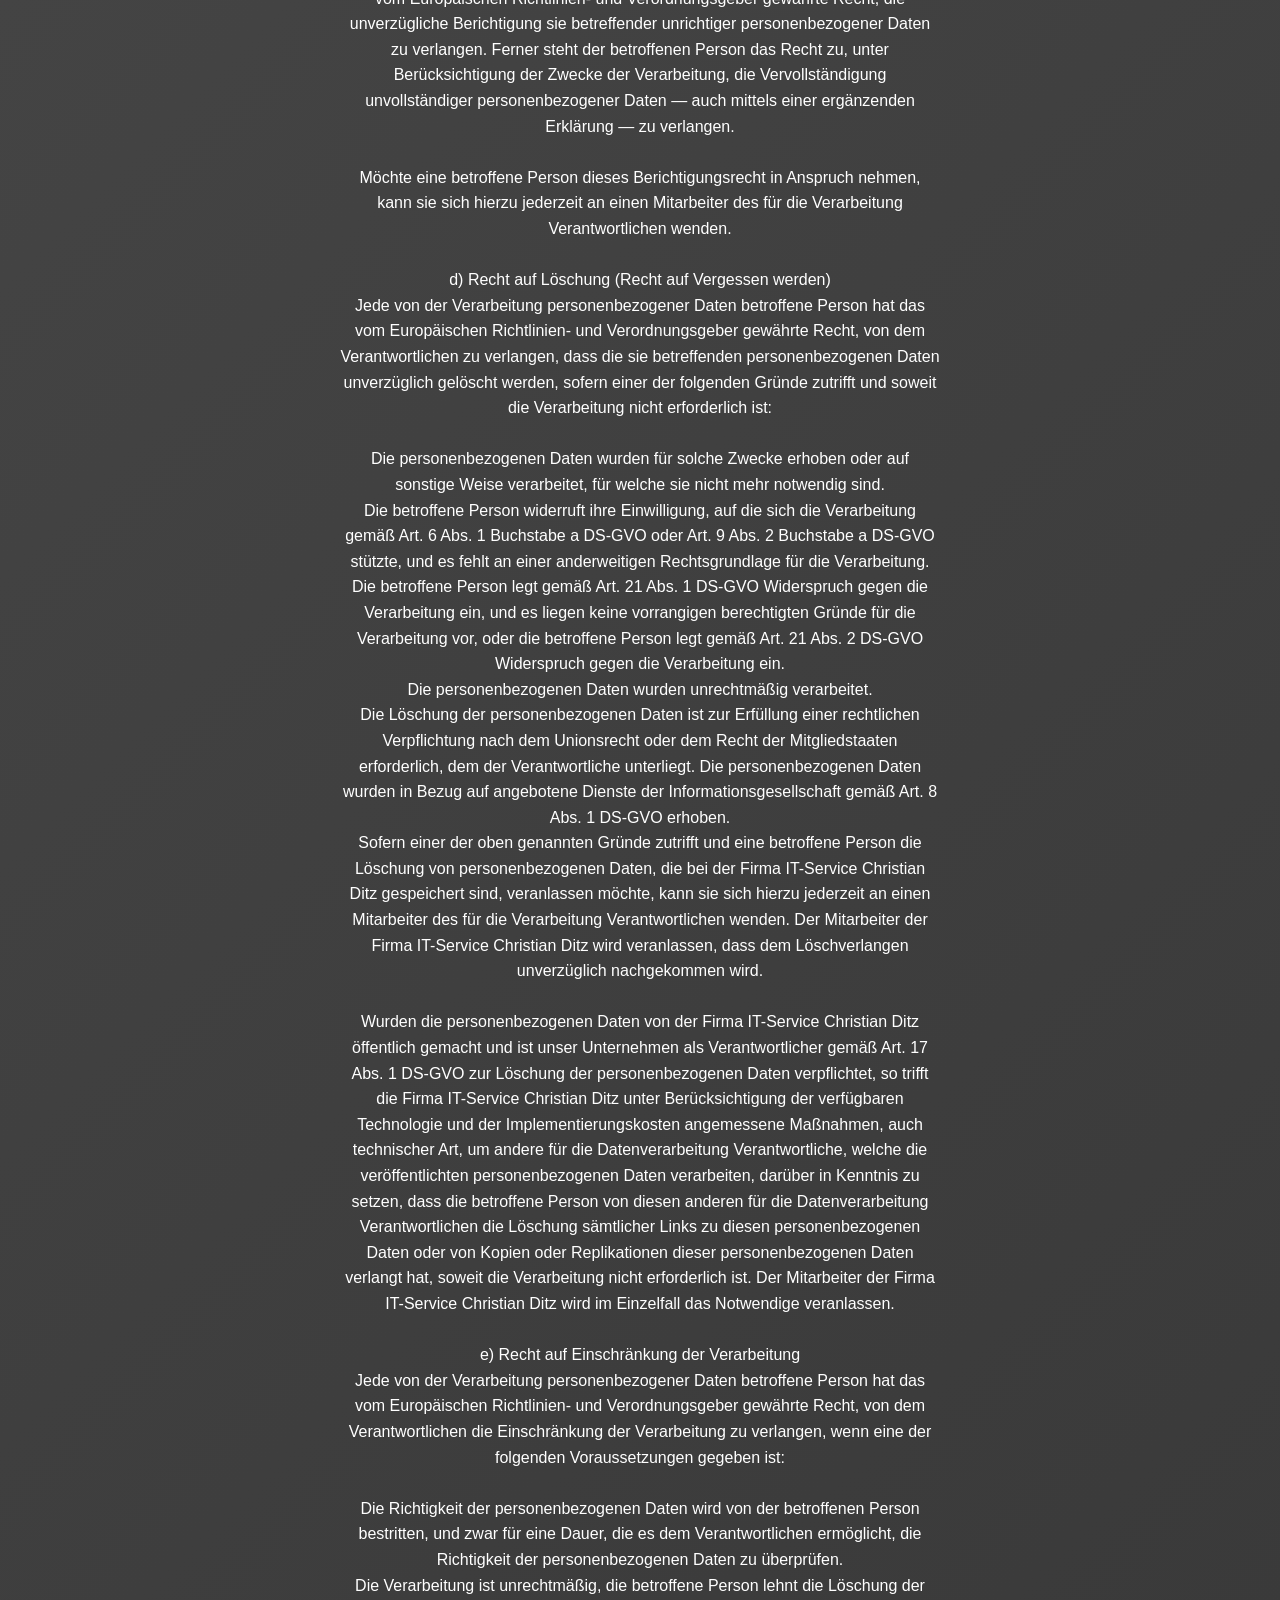
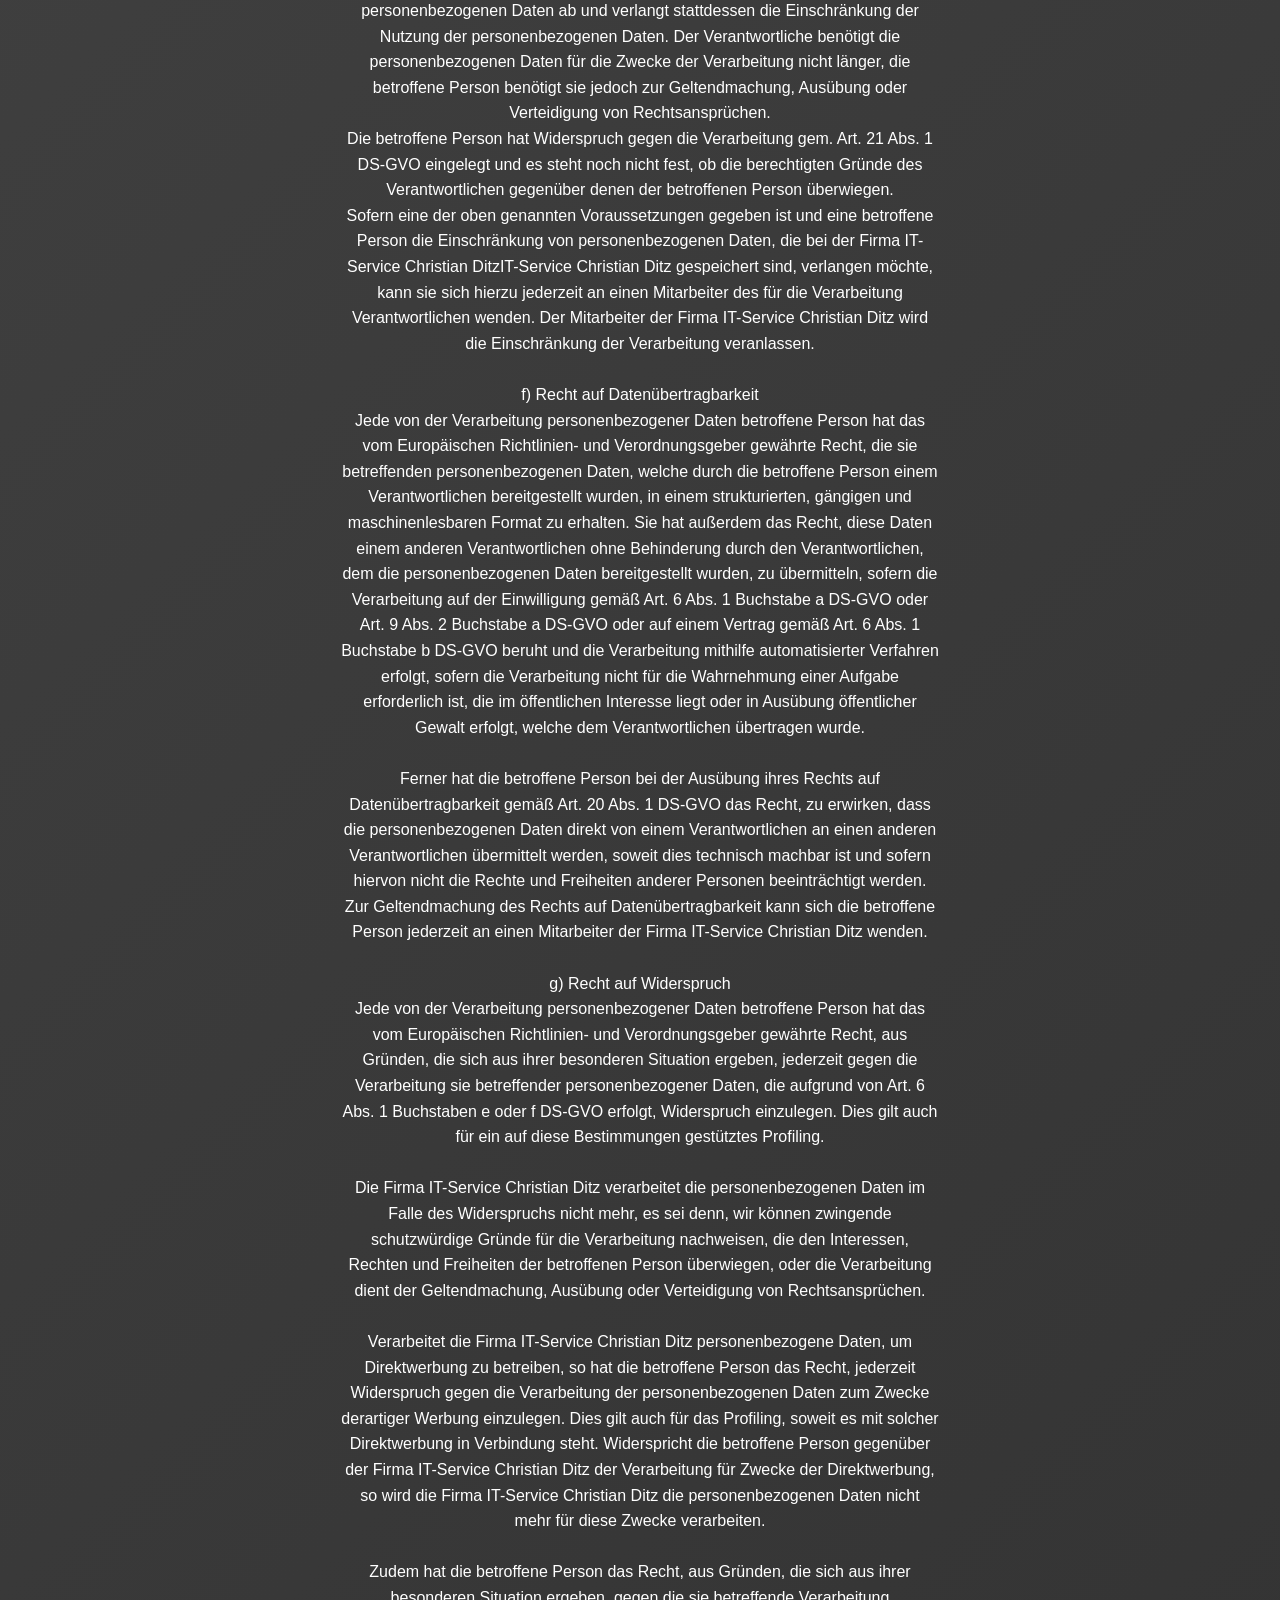
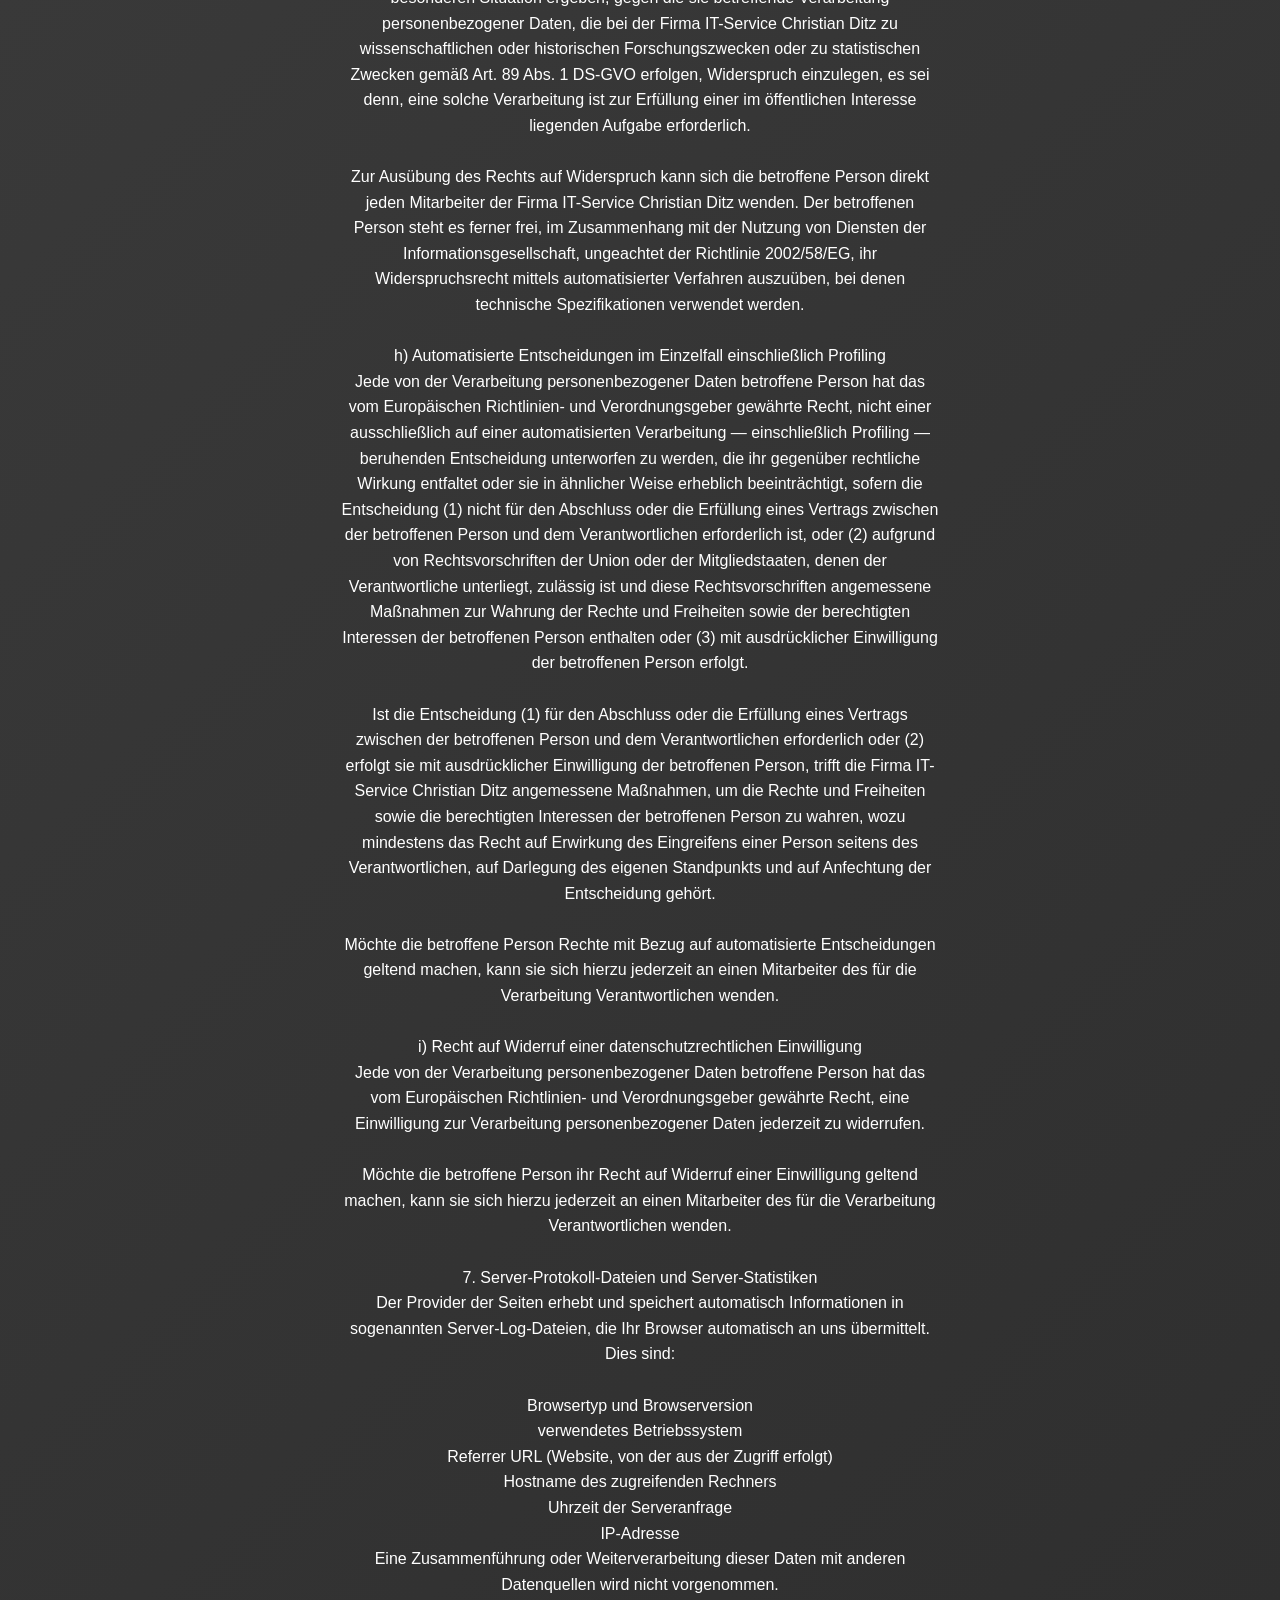
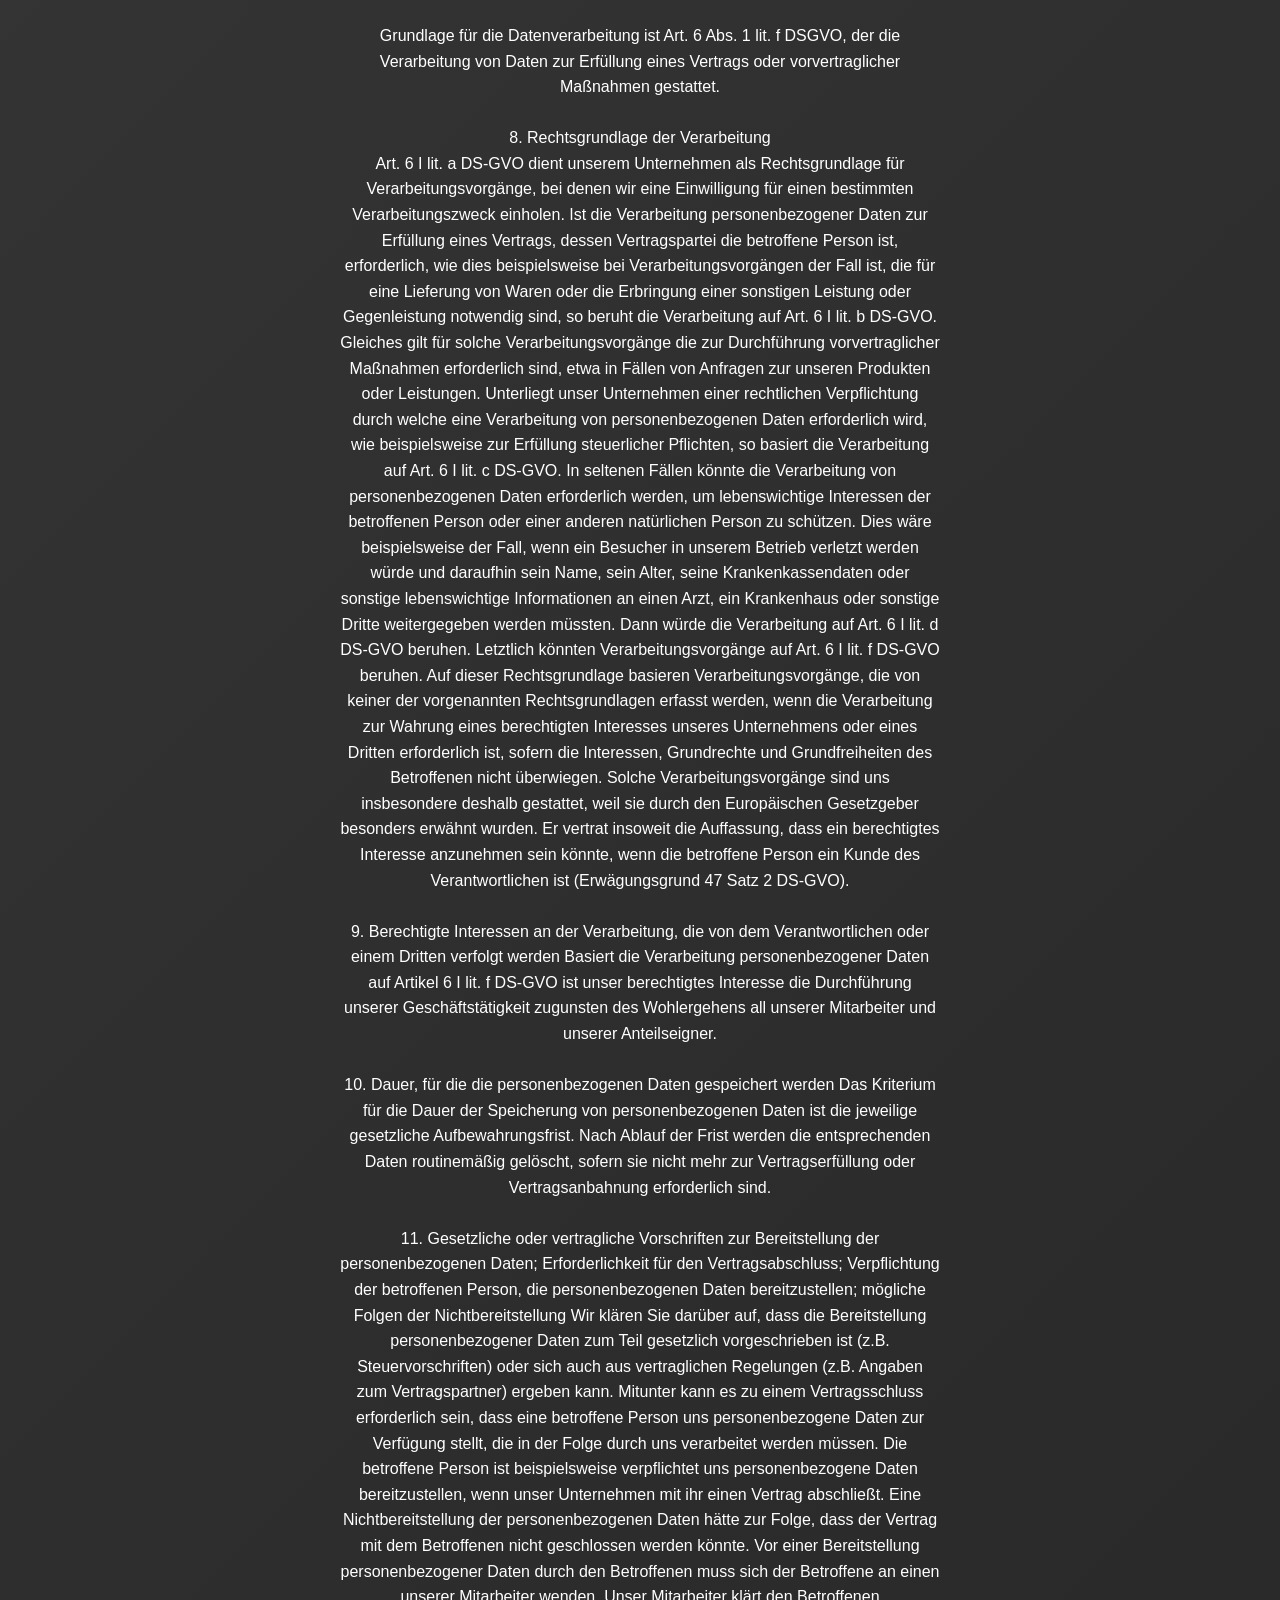
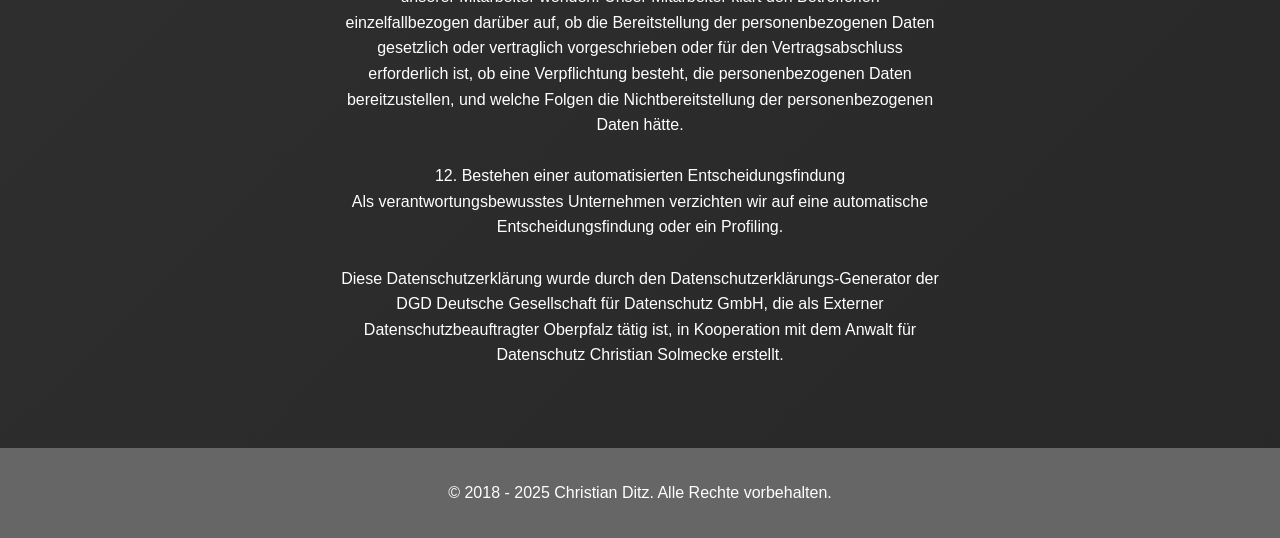
<file: dataprivacy.html>
<!DOCTYPE html>
<html lang="de">
<head>
    <meta charset="UTF-8">
    <meta name="viewport" content="width=device-width, initial-scale=1.0">
    <title>Datenschutz - IT-Service Christian Ditz</title>
    <style>
        /* CENTRALIZED COLOR SYSTEM - Adjust these 5 colors to change the entire theme */
        :root {
            --color-primary: #347fc5;      /* Main brand color (blue) */
            --color-secondary: #5a5a5a;    /* Secondary brand color (dark gray) */
            --color-accent: #f3a003;       /* Accent color (orange/yellow) */
            --color-neutral: #666666;      /* Text and neutral elements */
            --color-background: #f8f9fa;   /* Light backgrounds */
        }

        * {
            margin: 0;
            padding: 0;
            box-sizing: border-box;
        }

        body {
            font-family: -apple-system, BlinkMacSystemFont, 'Segoe UI', Roboto, sans-serif;
            line-height: 1.6;
            color: var(--color-neutral);
            overflow-x: hidden;
        }
       /* Sections */
        section {
            padding: 5rem 0;
        }

        .container {
            max-width: 1200px;
            margin: 0 auto;
            padding: 0 2rem;
        }

        .section-title {
            text-align: center;
            font-size: 2.5rem;
            margin-bottom: 3rem;
            color: var(--color-neutral);
            position: relative;
        }

        .section-title::after {
            content: '';
            position: absolute;
            bottom: -10px;
            left: 50%;
            transform: translateX(-50%);
            width: 60px;
            height: 4px;
            background: linear-gradient(135deg, var(--color-secondary), #282828);
            border-radius: 2px;
        }


		/* Dataprivacy Section */
        .dataprivacy {
            background: linear-gradient(135deg, var(--color-secondary), #282828);
            color: white;
        }

        .dataprivacy .section-title {
            color: white;
        }

        .dataprivacy .section-title::after {
            background: white;
        }

        .dataprivacy-content {
            text-align: center;
            max-width: 600px;
            margin: 0 auto;
        }


        /* Footer */
        footer {
            background: var(--color-neutral);
            color: white;
            text-align: center;
            padding: 2rem 0;
        }


    </style>
</head>
<body>
    <section id="dataprivacy" class="dataprivacy">
        <div class="container">
            <h2 class="section-title fade-in">Datenschutzerklärung</h2>
            <div class="dataprivacy-content fade-in">
<p>Wir freuen uns sehr über Ihr Interesse an unserem Unternehmen. Datenschutz hat einen besonders hohen Stellenwert für die Geschäftsleitung der Firma IT-Service Christian Ditz. Eine Nutzung der Internetseiten der Firma IT-Service Christian Ditz ist grundsätzlich ohne jede Angabe personenbezogener Daten möglich. Sofern eine betroffene Person besondere Services unseres Unternehmens über unsere Internetseite in Anspruch nehmen möchte, könnte jedoch eine Verarbeitung personenbezogener Daten erforderlich werden. Ist die Verarbeitung personenbezogener Daten erforderlich und besteht für eine solche Verarbeitung keine gesetzliche Grundlage, holen wir generell eine Einwilligung der betroffenen Person ein.<br>
<br>
Die Verarbeitung personenbezogener Daten, beispielsweise des Namens, der Anschrift, E-Mail-Adresse oder Telefonnummer einer betroffenen Person, erfolgt stets im Einklang mit der Datenschutz-Grundverordnung und in Übereinstimmung mit den für die Firma IT-Service Christian Ditz geltenden landesspezifischen Datenschutzbestimmungen. Mittels dieser Datenschutzerklärung möchte unser Unternehmen die Öffentlichkeit über Art, Umfang und Zweck der von uns erhobenen, genutzten und verarbeiteten personenbezogenen Daten informieren. Ferner werden betroffene Personen mittels dieser Datenschutzerklärung über die ihnen zustehenden Rechte aufgeklärt.<br>
<br>
Die Firma IT-Service Christian Ditz hat als für die Verarbeitung Verantwortlicher zahlreiche technische und organisatorische Maßnahmen umgesetzt, um einen möglichst lückenlosen Schutz der über diese Internetseite verarbeiteten personenbezogenen Daten sicherzustellen. Dennoch können internetbasierte Datenübertragungen grundsätzlich Sicherheitslücken aufweisen, sodass ein absoluter Schutz nicht gewährleistet werden kann. Aus diesem Grund steht es jeder betroffenen Person frei, personenbezogene Daten auch auf alternativen Wegen, beispielsweise telefonisch, an uns zu übermitteln.<br>
<br>
1. Begriffsbestimmungen<br>
Die Datenschutzerklärung der Firma IT-Service Christian Ditz beruht auf den Begrifflichkeiten, die durch den Europäischen Richtlinien- und Verordnungsgeber beim Erlass der Datenschutz-Grundverordnung (DS-GVO) verwendet wurden. Unsere Datenschutzerklärung soll sowohl für die Öffentlichkeit als auch für unsere Kunden und Geschäftspartner einfach lesbar und verständlich sein. Um dies zu gewährleisten, möchten wir vorab die verwendeten Begrifflichkeiten erläutern.<br>
<br>
Wir verwenden in dieser Datenschutzerklärung unter anderem die folgenden Begriffe:<br>
<br>
a) personenbezogene Daten<br>
Personenbezogene Daten sind alle Informationen, die sich auf eine identifizierte oder identifizierbare natürliche Person (im Folgenden ‚betroffene Person‘) beziehen. Als identifizierbar wird eine natürliche Person angesehen, die direkt oder indirekt, insbesondere mittels Zuordnung zu einer Kennung wie einem Namen, zu einer Kennnummer, zu Standortdaten, zu einer Online-Kennung oder zu einem oder mehreren besonderen Merkmalen, die Ausdruck der physischen, physiologischen, genetischen, psychischen, wirtschaftlichen, kulturellen oder sozialen Identität dieser natürlichen Person sind, identifiziert werden kann.<br>
<br>
b) betroffene Person<br>
Betroffene Person ist jede identifizierte oder identifizierbare natürliche Person, deren personenbezogene Daten von dem für die Verarbeitung Verantwortlichen verarbeitet werden.<br>
<br>
c) Verarbeitung<br>
Verarbeitung ist jeder mit oder ohne Hilfe automatisierter Verfahren ausgeführte Vorgang oder jede solche Vorgangsreihe im Zusammenhang mit personenbezogenen Daten wie das Erheben, das Erfassen, die Organisation, das Ordnen, die Speicherung, die Anpassung oder Veränderung, das Auslesen, das Abfragen, die Verwendung, die Offenlegung durch Übermittlung, Verbreitung oder eine andere Form der Bereitstellung, den Abgleich oder die Verknüpfung, die Einschränkung, das Löschen oder die Vernichtung.<br>
<br>
d) Einschränkung der Verarbeitung<br>
Einschränkung der Verarbeitung ist die Markierung gespeicherter personenbezogener Daten mit dem Ziel, ihre künftige Verarbeitung einzuschränken.<br>
<br>
e) Profiling<br>
Profiling ist jede Art der automatisierten Verarbeitung personenbezogener Daten, die darin besteht, dass diese personenbezogenen Daten verwendet werden, um bestimmte persönliche Aspekte, die sich auf eine natürliche Person beziehen, zu bewerten, insbesondere, um Aspekte bezüglich Arbeitsleistung, wirtschaftlicher Lage, Gesundheit, persönlicher Vorlieben, Interessen, Zuverlässigkeit, Verhalten, Aufenthaltsort oder Ortswechsel dieser natürlichen Person zu analysieren oder vorherzusagen.<br>
<br>
f) Pseudonymisierung<br>
Pseudonymisierung ist die Verarbeitung personenbezogener Daten in einer Weise, auf welche die personenbezogenen Daten ohne Hinzuziehung zusätzlicher Informationen nicht mehr einer spezifischen betroffenen Person zugeordnet werden können, sofern diese zusätzlichen Informationen gesondert aufbewahrt werden und technischen und organisatorischen Maßnahmen unterliegen, die gewährleisten, dass die personenbezogenen Daten nicht einer identifizierten oder identifizierbaren natürlichen Person zugewiesen werden.<br>
<br>
g) Verantwortlicher oder für die Verarbeitung Verantwortlicher<br>
Verantwortlicher oder für die Verarbeitung Verantwortlicher ist die natürliche oder juristische Person, Behörde, Einrichtung oder andere Stelle, die allein oder gemeinsam mit anderen über die Zwecke und Mittel der Verarbeitung von personenbezogenen Daten entscheidet. Sind die Zwecke und Mittel dieser Verarbeitung durch das Unionsrecht oder das Recht der Mitgliedstaaten vorgegeben, so kann der Verantwortliche beziehungsweise können die bestimmten Kriterien seiner Benennung nach dem Unionsrecht oder dem Recht der Mitgliedstaaten vorgesehen werden.<br>
<br>
h) Auftragsverarbeiter<br>
Auftragsverarbeiter ist eine natürliche oder juristische Person, Behörde, Einrichtung oder andere Stelle, die personenbezogene Daten im Auftrag des Verantwortlichen verarbeitet.<br>
<br>
i) Empfänger<br>
Empfänger ist eine natürliche oder juristische Person, Behörde, Einrichtung oder andere Stelle, der personenbezogene Daten offengelegt werden, unabhängig davon, ob es sich bei ihr um einen Dritten handelt oder nicht. Behörden, die im Rahmen eines bestimmten Untersuchungsauftrags nach dem Unionsrecht oder dem Recht der Mitgliedstaaten möglicherweise personenbezogene Daten erhalten, gelten jedoch nicht als Empfänger.<br>
<br>
j) Dritter<br>
Dritter ist eine natürliche oder juristische Person, Behörde, Einrichtung oder andere Stelle außer der betroffenen Person, dem Verantwortlichen, dem Auftragsverarbeiter und den Personen, die unter der unmittelbaren Verantwortung des Verantwortlichen oder des Auftragsverarbeiters befugt sind, die personenbezogenen Daten zu verarbeiten.<br>
<br>
k) Einwilligung<br>
Einwilligung ist jede von der betroffenen Person freiwillig für den bestimmten Fall in informierter Weise und unmissverständlich abgegebene Willensbekundung in Form einer Erklärung oder einer sonstigen eindeutigen bestätigenden Handlung, mit der die betroffene Person zu verstehen gibt, dass sie mit der Verarbeitung der sie betreffenden personenbezogenen Daten einverstanden ist.<br>
<br>
2. Name und Anschrift des für die Verarbeitung Verantwortlichen<br>
Verantwortlicher im Sinne der Datenschutz-Grundverordnung, sonstiger in den Mitgliedstaaten der Europäischen Union geltenden Datenschutzgesetze und anderer Bestimmungen mit datenschutzrechtlichem Charakter ist die:<br>
<br>
IT-Service Christian Ditz<br></p>
<p>Inhaber: Christian Ditz<br></p>
<p>Dürrenhembacher Str. 7<br></p>
<p>90592 Schwarzenbruck<br></p>
<p>Deutschland<br></p>
<p><br>
E-Mail: hostmaster@its-ditz.de<br></p>
<p>Website: www.its-ditz.de<br>
<br>
3. Erfassung von allgemeinen Daten und Informationen<br>
Die Internetseite der Firma IT-Service Christian Ditz erfasst mit jedem Aufruf der Internetseite durch eine betroffene Person oder ein automatisiertes System eine Reihe von allgemeinen Daten und Informationen. Diese allgemeinen Daten und Informationen werden in den Logfiles des Servers gespeichert. Erfasst werden können die (1) verwendeten Browsertypen und Versionen, (2) das vom zugreifenden System verwendete Betriebssystem, (3) die Internetseite, von welcher ein zugreifendes System auf unsere Internetseite gelangt (sogenannte Referrer), (4) die Unterwebseiten, welche über ein zugreifendes System auf unserer Internetseite angesteuert werden, (5) das Datum und die Uhrzeit eines Zugriffs auf die Internetseite, (6) eine Internet-Protokoll-Adresse (IP-Adresse), (7) der Internet-Service-Provider des zugreifenden Systems und (8) sonstige ähnliche Daten und Informationen, die der Gefahrenabwehr im Falle von Angriffen auf unsere informationstechnologischen Systeme dienen.<br>
<br>
Bei der Nutzung dieser allgemeinen Daten und Informationen zieht die Firma IT-Service Christian Ditz keine Rückschlüsse auf die betroffene Person. Diese Informationen werden vielmehr benötigt, um (1) die Inhalte unserer Internetseite korrekt auszuliefern, (2) die Inhalte unserer Internetseite sowie die Werbung für diese zu optimieren, (3) die dauerhafte Funktionsfähigkeit unserer informationstechnologischen Systeme und der Technik unserer Internetseite zu gewährleisten sowie (4) um Strafverfolgungsbehörden im Falle eines Cyberangriffes die zur Strafverfolgung notwendigen Informationen bereitzustellen. Diese anonym erhobenen Daten und Informationen werden durch die Firma IT-Service Christian Ditz daher einerseits statistisch und ferner mit dem Ziel ausgewertet, den Datenschutz und die Datensicherheit in unserem Unternehmen zu erhöhen, um letztlich ein optimales Schutzniveau für die von uns verarbeiteten personenbezogenen Daten sicherzustellen. Die anonymen Daten der Server-Logfiles werden getrennt von allen durch eine betroffene Person angegebenen personenbezogenen Daten gespeichert.<br>
<br>
4. Kontaktmöglichkeit über die Internetseite<br>
Die Internetseite der Firma IT-Service Christian Ditz enthält aufgrund von gesetzlichen Vorschriften Angaben, die eine schnelle elektronische Kontaktaufnahme zu unserem Unternehmen sowie eine unmittelbare Kommunikation mit uns ermöglichen, was ebenfalls eine allgemeine Adresse der sogenannten elektronischen Post (E-Mail-Adresse) umfasst. Sofern eine betroffene Person per E-Mail oder über ein Kontaktformular den Kontakt mit dem für die Verarbeitung Verantwortlichen aufnimmt, werden die von der betroffenen Person übermittelten personenbezogenen Daten automatisch gespeichert. Solche auf freiwilliger Basis von einer betroffenen Person an den für die Verarbeitung Verantwortlichen übermittelten personenbezogenen Daten werden für Zwecke der Bearbeitung oder der Kontaktaufnahme zur betroffenen Person gespeichert. Es erfolgt keine Weitergabe dieser personenbezogenen Daten an Dritte.<br>
<br>
5. Routinemäßige Löschung und Sperrung von personenbezogenen Daten<br>
Der für die Verarbeitung Verantwortliche verarbeitet und speichert personenbezogene Daten der betroffenen Person nur für den Zeitraum, der zur Erreichung des Speicherungszwecks erforderlich ist oder sofern dies durch den Europäischen Richtlinien- und Verordnungsgeber oder einen anderen Gesetzgeber in Gesetzen oder Vorschriften, welchen der für die Verarbeitung Verantwortliche unterliegt, vorgesehen wurde.<br>
<br>
Entfällt der Speicherungszweck oder läuft eine vom Europäischen Richtlinien- und Verordnungsgeber oder einem anderen zuständigen Gesetzgeber vorgeschriebene Speicherfrist ab, werden die personenbezogenen Daten routinemäßig und entsprechend den gesetzlichen Vorschriften gesperrt oder gelöscht.<br>
<br>
6. Rechte der betroffenen Person<br>
a) Recht auf Bestätigung<br>
Jede betroffene Person hat das vom Europäischen Richtlinien- und Verordnungsgeber eingeräumte Recht, von dem für die Verarbeitung Verantwortlichen eine Bestätigung darüber zu verlangen, ob sie betreffende personenbezogene Daten verarbeitet werden. Möchte eine betroffene Person dieses Bestätigungsrecht in Anspruch nehmen, kann sie sich hierzu jederzeit an einen Mitarbeiter des für die Verarbeitung Verantwortlichen wenden.<br>
<br>
b) Recht auf Auskunft<br>
Jede von der Verarbeitung personenbezogener Daten betroffene Person hat das vom Europäischen Richtlinien- und Verordnungsgeber gewährte Recht, jederzeit von dem für die Verarbeitung Verantwortlichen unentgeltliche Auskunft über die zu seiner Person gespeicherten personenbezogenen Daten und eine Kopie dieser Auskunft zu erhalten. Ferner hat der Europäische Richtlinien- und Verordnungsgeber der betroffenen Person Auskunft über folgende Informationen zugestanden:<br>
<br>
die Verarbeitungszwecke<br>
die Kategorien personenbezogener Daten, die verarbeitet werden<br>
die Empfänger oder Kategorien von Empfängern, gegenüber denen die personenbezogenen Daten offen gelegt worden sind oder noch offen gelegt werden, insbesondere bei Empfängern in Drittländern oder bei internationalen Organisationen<br>
falls möglich die geplante Dauer, für die die personenbezogenen Daten gespeichert werden, oder, falls dies nicht möglich ist, die Kriterien für die Festlegung dieser Dauer
das Bestehen eines Rechts auf Berichtigung oder Löschung der sie betreffenden personenbezogenen Daten oder auf Einschränkung der Verarbeitung durch den Verantwortlichen oder eines Widerspruchsrechts gegen diese Verarbeitung
das Bestehen eines Beschwerderechts bei einer Aufsichtsbehörde
wenn die personenbezogenen Daten nicht bei der betroffenen Person erhoben werden: Alle verfügbaren Informationen über die Herkunft der Daten
das Bestehen einer automatisierten Entscheidungsfindung einschließlich Profiling gemäß Artikel 22 Abs.1 und 4 DS-GVO und — zumindest in diesen Fällen — aussagekräftige Informationen über die involvierte Logik sowie die Tragweite und die angestrebten Auswirkungen einer derartigen Verarbeitung für die betroffene Person
Ferner steht der betroffenen Person ein Auskunftsrecht darüber zu, ob personenbezogene Daten an ein Drittland oder an eine internationale Organisation übermittelt wurden. Sofern dies der Fall ist, so steht der betroffenen Person im übrigen das Recht zu, Auskunft über die geeigneten Garantien im Zusammenhang mit der Übermittlung zu erhalten.<br>
<br>
Möchte eine betroffene Person dieses Auskunftsrecht in Anspruch nehmen, kann sie sich hierzu jederzeit an einen Mitarbeiter des für die Verarbeitung Verantwortlichen wenden.<br>
<br>
c) Recht auf Berichtigung<br>
Jede von der Verarbeitung personenbezogener Daten betroffene Person hat das vom Europäischen Richtlinien- und Verordnungsgeber gewährte Recht, die unverzügliche Berichtigung sie betreffender unrichtiger personenbezogener Daten zu verlangen. Ferner steht der betroffenen Person das Recht zu, unter Berücksichtigung der Zwecke der Verarbeitung, die Vervollständigung unvollständiger personenbezogener Daten — auch mittels einer ergänzenden Erklärung — zu verlangen.<br>
<br>
Möchte eine betroffene Person dieses Berichtigungsrecht in Anspruch nehmen, kann sie sich hierzu jederzeit an einen Mitarbeiter des für die Verarbeitung Verantwortlichen wenden.<br>
<br>
d) Recht auf Löschung (Recht auf Vergessen werden)<br>
Jede von der Verarbeitung personenbezogener Daten betroffene Person hat das vom Europäischen Richtlinien- und Verordnungsgeber gewährte Recht, von dem Verantwortlichen zu verlangen, dass die sie betreffenden personenbezogenen Daten unverzüglich gelöscht werden, sofern einer der folgenden Gründe zutrifft und soweit die Verarbeitung nicht erforderlich ist:<br>
<br>
Die personenbezogenen Daten wurden für solche Zwecke erhoben oder auf sonstige Weise verarbeitet, für welche sie nicht mehr notwendig sind.<br>
Die betroffene Person widerruft ihre Einwilligung, auf die sich die Verarbeitung gemäß Art. 6 Abs. 1 Buchstabe a DS-GVO oder Art. 9 Abs. 2 Buchstabe a DS-GVO stützte, und es fehlt an einer anderweitigen Rechtsgrundlage für die Verarbeitung.<br>
Die betroffene Person legt gemäß Art. 21 Abs. 1 DS-GVO Widerspruch gegen die Verarbeitung ein, und es liegen keine vorrangigen berechtigten Gründe für die Verarbeitung vor, oder die betroffene Person legt gemäß Art. 21 Abs. 2 DS-GVO Widerspruch gegen die Verarbeitung ein.<br>
Die personenbezogenen Daten wurden unrechtmäßig verarbeitet.<br>
Die Löschung der personenbezogenen Daten ist zur Erfüllung einer rechtlichen Verpflichtung nach dem Unionsrecht oder dem Recht der Mitgliedstaaten erforderlich, dem der Verantwortliche unterliegt.
Die personenbezogenen Daten wurden in Bezug auf angebotene Dienste der Informationsgesellschaft gemäß Art. 8 Abs. 1 DS-GVO erhoben.<br>
Sofern einer der oben genannten Gründe zutrifft und eine betroffene Person die Löschung von personenbezogenen Daten, die bei der Firma IT-Service Christian Ditz gespeichert sind, veranlassen möchte, kann sie sich hierzu jederzeit an einen Mitarbeiter des für die Verarbeitung Verantwortlichen wenden. Der Mitarbeiter der Firma IT-Service Christian Ditz wird veranlassen, dass dem Löschverlangen unverzüglich nachgekommen wird.<br>
<br>
Wurden die personenbezogenen Daten von der Firma IT-Service Christian Ditz öffentlich gemacht und ist unser Unternehmen als Verantwortlicher gemäß Art. 17 Abs. 1 DS-GVO zur Löschung der personenbezogenen Daten verpflichtet, so trifft die Firma IT-Service Christian Ditz unter Berücksichtigung der verfügbaren Technologie und der Implementierungskosten angemessene Maßnahmen, auch technischer Art, um andere für die Datenverarbeitung Verantwortliche, welche die veröffentlichten personenbezogenen Daten verarbeiten, darüber in Kenntnis zu setzen, dass die betroffene Person von diesen anderen für die Datenverarbeitung Verantwortlichen die Löschung sämtlicher Links zu diesen personenbezogenen Daten oder von Kopien oder Replikationen dieser personenbezogenen Daten verlangt hat, soweit die Verarbeitung nicht erforderlich ist. Der Mitarbeiter der Firma IT-Service Christian Ditz wird im Einzelfall das Notwendige veranlassen.<br>
<br>
e) Recht auf Einschränkung der Verarbeitung<br>
Jede von der Verarbeitung personenbezogener Daten betroffene Person hat das vom Europäischen Richtlinien- und Verordnungsgeber gewährte Recht, von dem Verantwortlichen die Einschränkung der Verarbeitung zu verlangen, wenn eine der folgenden Voraussetzungen gegeben ist:<br>
<br>
Die Richtigkeit der personenbezogenen Daten wird von der betroffenen Person bestritten, und zwar für eine Dauer, die es dem Verantwortlichen ermöglicht, die Richtigkeit der personenbezogenen Daten zu überprüfen.<br>
Die Verarbeitung ist unrechtmäßig, die betroffene Person lehnt die Löschung der personenbezogenen Daten ab und verlangt stattdessen die Einschränkung der Nutzung der personenbezogenen Daten.
Der Verantwortliche benötigt die personenbezogenen Daten für die Zwecke der Verarbeitung nicht länger, die betroffene Person benötigt sie jedoch zur Geltendmachung, Ausübung oder Verteidigung von Rechtsansprüchen.<br>
Die betroffene Person hat Widerspruch gegen die Verarbeitung gem. Art. 21 Abs. 1 DS-GVO eingelegt und es steht noch nicht fest, ob die berechtigten Gründe des Verantwortlichen gegenüber denen der betroffenen Person überwiegen.<br>
Sofern eine der oben genannten Voraussetzungen gegeben ist und eine betroffene Person die Einschränkung von personenbezogenen Daten, die bei der Firma  IT-Service Christian DitzIT-Service Christian Ditz gespeichert sind, verlangen möchte, kann sie sich hierzu jederzeit an einen Mitarbeiter des für die Verarbeitung Verantwortlichen wenden. Der Mitarbeiter der Firma IT-Service Christian Ditz wird die Einschränkung der Verarbeitung veranlassen.<br>
<br>
f) Recht auf Datenübertragbarkeit<br>
Jede von der Verarbeitung personenbezogener Daten betroffene Person hat das vom Europäischen Richtlinien- und Verordnungsgeber gewährte Recht, die sie betreffenden personenbezogenen Daten, welche durch die betroffene Person einem Verantwortlichen bereitgestellt wurden, in einem strukturierten, gängigen und maschinenlesbaren Format zu erhalten. Sie hat außerdem das Recht, diese Daten einem anderen Verantwortlichen ohne Behinderung durch den Verantwortlichen, dem die personenbezogenen Daten bereitgestellt wurden, zu übermitteln, sofern die Verarbeitung auf der Einwilligung gemäß Art. 6 Abs. 1 Buchstabe a DS-GVO oder Art. 9 Abs. 2 Buchstabe a DS-GVO oder auf einem Vertrag gemäß Art. 6 Abs. 1 Buchstabe b DS-GVO beruht und die Verarbeitung mithilfe automatisierter Verfahren erfolgt, sofern die Verarbeitung nicht für die Wahrnehmung einer Aufgabe erforderlich ist, die im öffentlichen Interesse liegt oder in Ausübung öffentlicher Gewalt erfolgt, welche dem Verantwortlichen übertragen wurde.<br>
<br>
Ferner hat die betroffene Person bei der Ausübung ihres Rechts auf Datenübertragbarkeit gemäß Art. 20 Abs. 1 DS-GVO das Recht, zu erwirken, dass die personenbezogenen Daten direkt von einem Verantwortlichen an einen anderen Verantwortlichen übermittelt werden, soweit dies technisch machbar ist und sofern hiervon nicht die Rechte und Freiheiten anderer Personen beeinträchtigt werden.
<br>
Zur Geltendmachung des Rechts auf Datenübertragbarkeit kann sich die betroffene Person jederzeit an einen Mitarbeiter der Firma IT-Service Christian Ditz wenden.<br>
<br>
g) Recht auf Widerspruch<br>
Jede von der Verarbeitung personenbezogener Daten betroffene Person hat das vom Europäischen Richtlinien- und Verordnungsgeber gewährte Recht, aus Gründen, die sich aus ihrer besonderen Situation ergeben, jederzeit gegen die Verarbeitung sie betreffender personenbezogener Daten, die aufgrund von Art. 6 Abs. 1 Buchstaben e oder f DS-GVO erfolgt, Widerspruch einzulegen. Dies gilt auch für ein auf diese Bestimmungen gestütztes Profiling.<br>
<br>
Die Firma IT-Service Christian Ditz verarbeitet die personenbezogenen Daten im Falle des Widerspruchs nicht mehr, es sei denn, wir können zwingende schutzwürdige Gründe für die Verarbeitung nachweisen, die den Interessen, Rechten und Freiheiten der betroffenen Person überwiegen, oder die Verarbeitung dient der Geltendmachung, Ausübung oder Verteidigung von Rechtsansprüchen.<br>
<br>
Verarbeitet die Firma IT-Service Christian Ditz personenbezogene Daten, um Direktwerbung zu betreiben, so hat die betroffene Person das Recht, jederzeit Widerspruch gegen die Verarbeitung der personenbezogenen Daten zum Zwecke derartiger Werbung einzulegen. Dies gilt auch für das Profiling, soweit es mit solcher Direktwerbung in Verbindung steht. Widerspricht die betroffene Person gegenüber der Firma IT-Service Christian Ditz der Verarbeitung für Zwecke der Direktwerbung, so wird die Firma IT-Service Christian Ditz die personenbezogenen Daten nicht mehr für diese Zwecke verarbeiten.<br>
<br>
Zudem hat die betroffene Person das Recht, aus Gründen, die sich aus ihrer besonderen Situation ergeben, gegen die sie betreffende Verarbeitung personenbezogener Daten, die bei der Firma IT-Service Christian Ditz zu wissenschaftlichen oder historischen Forschungszwecken oder zu statistischen Zwecken gemäß Art. 89 Abs. 1 DS-GVO erfolgen, Widerspruch einzulegen, es sei denn, eine solche Verarbeitung ist zur Erfüllung einer im öffentlichen Interesse liegenden Aufgabe erforderlich.<br>
<br>
Zur Ausübung des Rechts auf Widerspruch kann sich die betroffene Person direkt jeden Mitarbeiter der Firma IT-Service Christian Ditz wenden. Der betroffenen Person steht es ferner frei, im Zusammenhang mit der Nutzung von Diensten der Informationsgesellschaft, ungeachtet der Richtlinie 2002/58/EG, ihr Widerspruchsrecht mittels automatisierter Verfahren auszuüben, bei denen technische Spezifikationen verwendet werden.<br>
<br>
h) Automatisierte Entscheidungen im Einzelfall einschließlich Profiling<br>
Jede von der Verarbeitung personenbezogener Daten betroffene Person hat das vom Europäischen Richtlinien- und Verordnungsgeber gewährte Recht, nicht einer ausschließlich auf einer automatisierten Verarbeitung — einschließlich Profiling — beruhenden Entscheidung unterworfen zu werden, die ihr gegenüber rechtliche Wirkung entfaltet oder sie in ähnlicher Weise erheblich beeinträchtigt, sofern die Entscheidung (1) nicht für den Abschluss oder die Erfüllung eines Vertrags zwischen der betroffenen Person und dem Verantwortlichen erforderlich ist, oder (2) aufgrund von Rechtsvorschriften der Union oder der Mitgliedstaaten, denen der Verantwortliche unterliegt, zulässig ist und diese Rechtsvorschriften angemessene Maßnahmen zur Wahrung der Rechte und Freiheiten sowie der berechtigten Interessen der betroffenen Person enthalten oder (3) mit ausdrücklicher Einwilligung der betroffenen Person erfolgt.<br>
<br>
Ist die Entscheidung (1) für den Abschluss oder die Erfüllung eines Vertrags zwischen der betroffenen Person und dem Verantwortlichen erforderlich oder (2) erfolgt sie mit ausdrücklicher Einwilligung der betroffenen Person, trifft die Firma IT-Service Christian Ditz angemessene Maßnahmen, um die Rechte und Freiheiten sowie die berechtigten Interessen der betroffenen Person zu wahren, wozu mindestens das Recht auf Erwirkung des Eingreifens einer Person seitens des Verantwortlichen, auf Darlegung des eigenen Standpunkts und auf Anfechtung der Entscheidung gehört.<br>
<br>
Möchte die betroffene Person Rechte mit Bezug auf automatisierte Entscheidungen geltend machen, kann sie sich hierzu jederzeit an einen Mitarbeiter des für die Verarbeitung Verantwortlichen wenden.<br>
<br>
i) Recht auf Widerruf einer datenschutzrechtlichen Einwilligung<br>
Jede von der Verarbeitung personenbezogener Daten betroffene Person hat das vom Europäischen Richtlinien- und Verordnungsgeber gewährte Recht, eine Einwilligung zur Verarbeitung personenbezogener Daten jederzeit zu widerrufen.<br>
<br>
Möchte die betroffene Person ihr Recht auf Widerruf einer Einwilligung geltend machen, kann sie sich hierzu jederzeit an einen Mitarbeiter des für die Verarbeitung Verantwortlichen wenden.<br>
<br>
7. Server-Protokoll-Dateien und Server-Statistiken<br>
Der Provider der Seiten erhebt und speichert automatisch Informationen in sogenannten Server-Log-Dateien, die Ihr Browser automatisch an uns übermittelt. Dies sind:<br>
<br>
Browsertyp und Browserversion<br>
verwendetes Betriebssystem<br>
Referrer URL (Website, von der aus der Zugriff erfolgt)<br>
Hostname des zugreifenden Rechners<br>
Uhrzeit der Serveranfrage<br>
IP-Adresse<br>
Eine Zusammenführung oder Weiterverarbeitung dieser Daten mit anderen Datenquellen wird nicht vorgenommen.<br>
<br>
Grundlage für die Datenverarbeitung ist Art. 6 Abs. 1 lit. f DSGVO, der die Verarbeitung von Daten zur Erfüllung eines Vertrags oder vorvertraglicher Maßnahmen gestattet.<br>
<br>
8. Rechtsgrundlage der Verarbeitung<br>
Art. 6 I lit. a DS-GVO dient unserem Unternehmen als Rechtsgrundlage für Verarbeitungsvorgänge, bei denen wir eine Einwilligung für einen bestimmten Verarbeitungszweck einholen. Ist die Verarbeitung personenbezogener Daten zur Erfüllung eines Vertrags, dessen Vertragspartei die betroffene Person ist, erforderlich, wie dies beispielsweise bei Verarbeitungsvorgängen der Fall ist, die für eine Lieferung von Waren oder die Erbringung einer sonstigen Leistung oder Gegenleistung notwendig sind, so beruht die Verarbeitung auf Art. 6 I lit. b DS-GVO. Gleiches gilt für solche Verarbeitungsvorgänge die zur Durchführung vorvertraglicher Maßnahmen erforderlich sind, etwa in Fällen von Anfragen zur unseren Produkten oder Leistungen. Unterliegt unser Unternehmen einer rechtlichen Verpflichtung durch welche eine Verarbeitung von personenbezogenen Daten erforderlich wird, wie beispielsweise zur Erfüllung steuerlicher Pflichten, so basiert die Verarbeitung auf Art. 6 I lit. c DS-GVO. In seltenen Fällen könnte die Verarbeitung von personenbezogenen Daten erforderlich werden, um lebenswichtige Interessen der betroffenen Person oder einer anderen natürlichen Person zu schützen. Dies wäre beispielsweise der Fall, wenn ein Besucher in unserem Betrieb verletzt werden würde und daraufhin sein Name, sein Alter, seine Krankenkassendaten oder sonstige lebenswichtige Informationen an einen Arzt, ein Krankenhaus oder sonstige Dritte weitergegeben werden müssten. Dann würde die Verarbeitung auf Art. 6 I lit. d DS-GVO beruhen. Letztlich könnten Verarbeitungsvorgänge auf Art. 6 I lit. f DS-GVO beruhen. Auf dieser Rechtsgrundlage basieren Verarbeitungsvorgänge, die von keiner der vorgenannten Rechtsgrundlagen erfasst werden, wenn die Verarbeitung zur Wahrung eines berechtigten Interesses unseres Unternehmens oder eines Dritten erforderlich ist, sofern die Interessen, Grundrechte und Grundfreiheiten des Betroffenen nicht überwiegen. Solche Verarbeitungsvorgänge sind uns insbesondere deshalb gestattet, weil sie durch den Europäischen Gesetzgeber besonders erwähnt wurden. Er vertrat insoweit die Auffassung, dass ein berechtigtes Interesse anzunehmen sein könnte, wenn die betroffene Person ein Kunde des Verantwortlichen ist (Erwägungsgrund 47 Satz 2 DS-GVO).<br>
<br>
9. Berechtigte Interessen an der Verarbeitung, die von dem Verantwortlichen oder einem Dritten verfolgt werden
Basiert die Verarbeitung personenbezogener Daten auf Artikel 6 I lit. f DS-GVO ist unser berechtigtes Interesse die Durchführung unserer Geschäftstätigkeit zugunsten des Wohlergehens all unserer Mitarbeiter und unserer Anteilseigner.<br>
<br>
10. Dauer, für die die personenbezogenen Daten gespeichert werden
Das Kriterium für die Dauer der Speicherung von personenbezogenen Daten ist die jeweilige gesetzliche Aufbewahrungsfrist. Nach Ablauf der Frist werden die entsprechenden Daten routinemäßig gelöscht, sofern sie nicht mehr zur Vertragserfüllung oder Vertragsanbahnung erforderlich sind.<br>
<br>
11. Gesetzliche oder vertragliche Vorschriften zur Bereitstellung der personenbezogenen Daten; Erforderlichkeit für den Vertragsabschluss; Verpflichtung der betroffenen Person, die personenbezogenen Daten bereitzustellen; mögliche Folgen der Nichtbereitstellung
Wir klären Sie darüber auf, dass die Bereitstellung personenbezogener Daten zum Teil gesetzlich vorgeschrieben ist (z.B. Steuervorschriften) oder sich auch aus vertraglichen Regelungen (z.B. Angaben zum Vertragspartner) ergeben kann. Mitunter kann es zu einem Vertragsschluss erforderlich sein, dass eine betroffene Person uns personenbezogene Daten zur Verfügung stellt, die in der Folge durch uns verarbeitet werden müssen. Die betroffene Person ist beispielsweise verpflichtet uns personenbezogene Daten bereitzustellen, wenn unser Unternehmen mit ihr einen Vertrag abschließt. Eine Nichtbereitstellung der personenbezogenen Daten hätte zur Folge, dass der Vertrag mit dem Betroffenen nicht geschlossen werden könnte. Vor einer Bereitstellung personenbezogener Daten durch den Betroffenen muss sich der Betroffene an einen unserer Mitarbeiter wenden. Unser Mitarbeiter klärt den Betroffenen einzelfallbezogen darüber auf, ob die Bereitstellung der personenbezogenen Daten gesetzlich oder vertraglich vorgeschrieben oder für den Vertragsabschluss erforderlich ist, ob eine Verpflichtung besteht, die personenbezogenen Daten bereitzustellen, und welche Folgen die Nichtbereitstellung der personenbezogenen Daten hätte.<br>
<br>
12. Bestehen einer automatisierten Entscheidungsfindung<br>
Als verantwortungsbewusstes Unternehmen verzichten wir auf eine automatische Entscheidungsfindung oder ein Profiling.<br>
<br>
Diese Datenschutzerklärung wurde durch den Datenschutzerklärungs-Generator der DGD Deutsche Gesellschaft für Datenschutz GmbH, die als Externer Datenschutzbeauftragter Oberpfalz tätig ist, in Kooperation mit dem Anwalt für Datenschutz Christian Solmecke erstellt.<br></p>

</div>
</div>
</section>
		
	<footer>
		<div class="container">
			<p>&copy; 2018 - 2025 Christian Ditz. Alle Rechte vorbehalten.</p>
		</div>
	</footer>
	
</body>
</html>
</file>
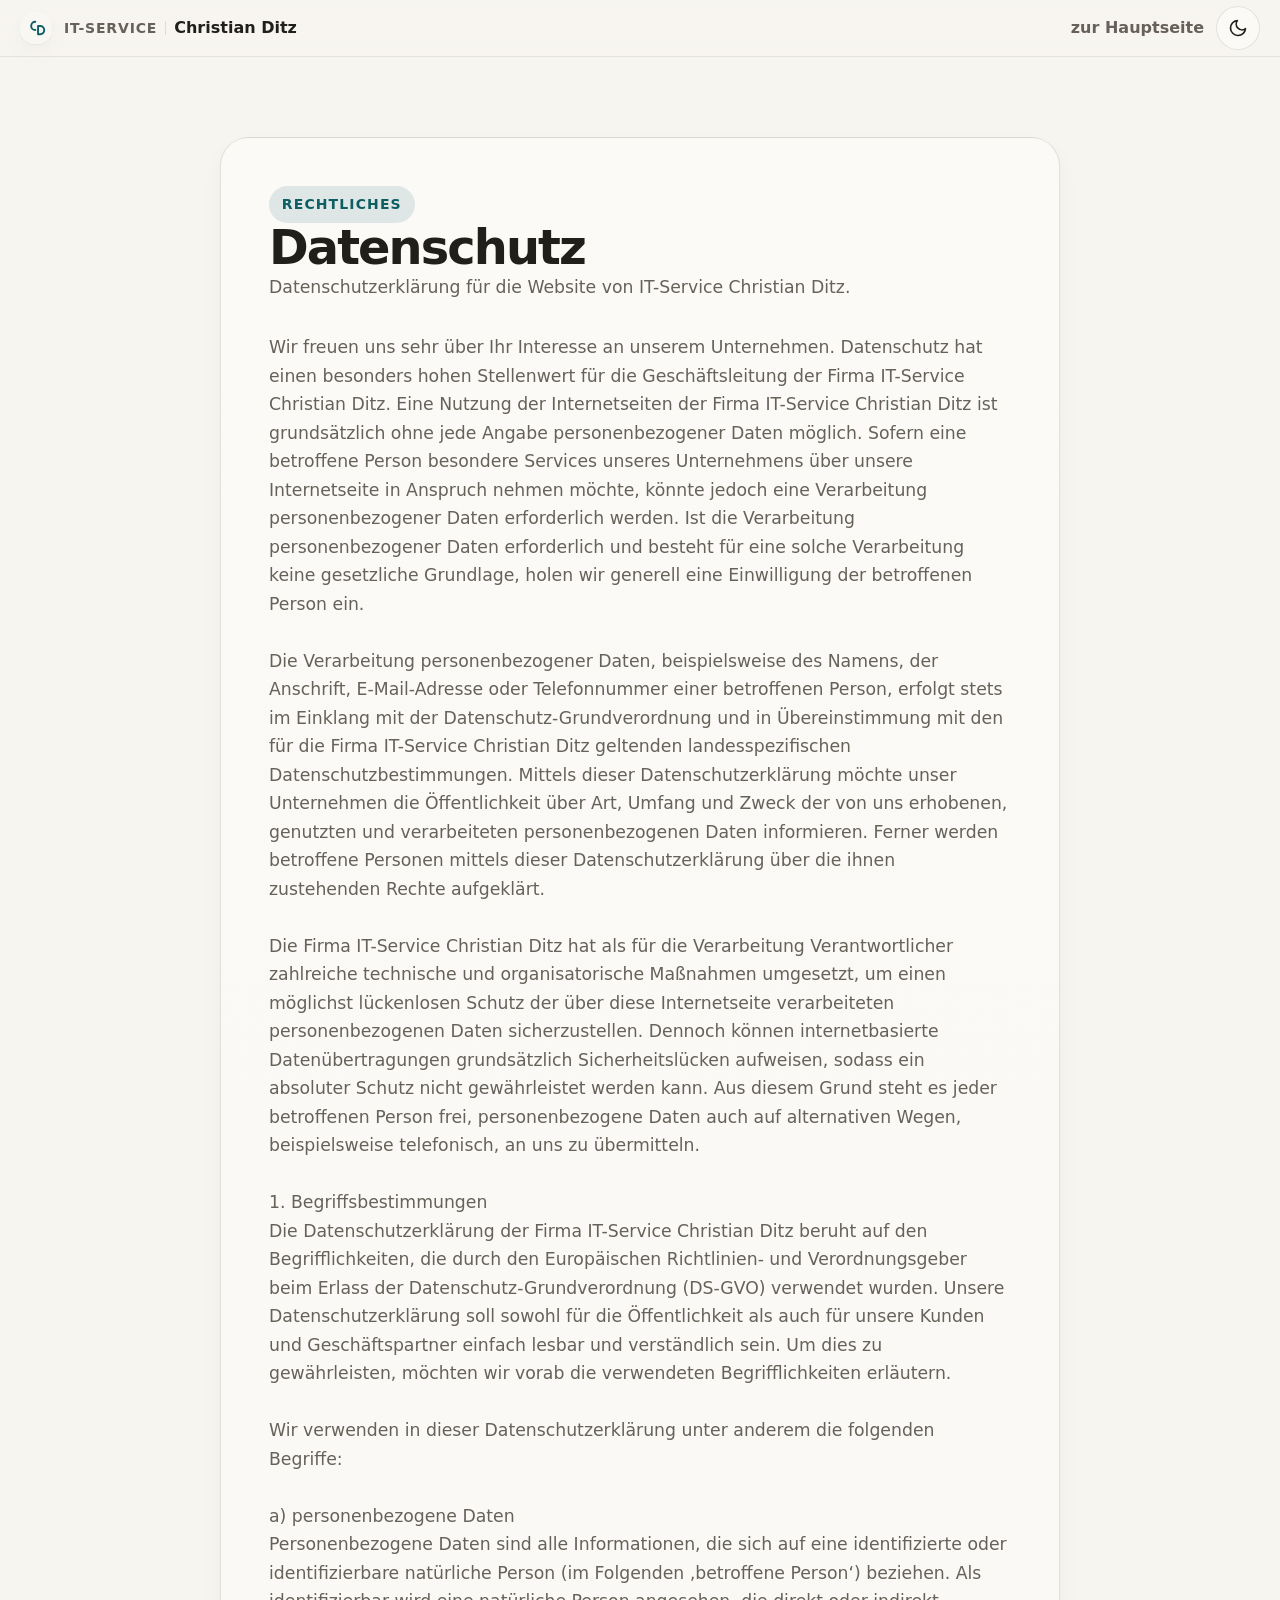
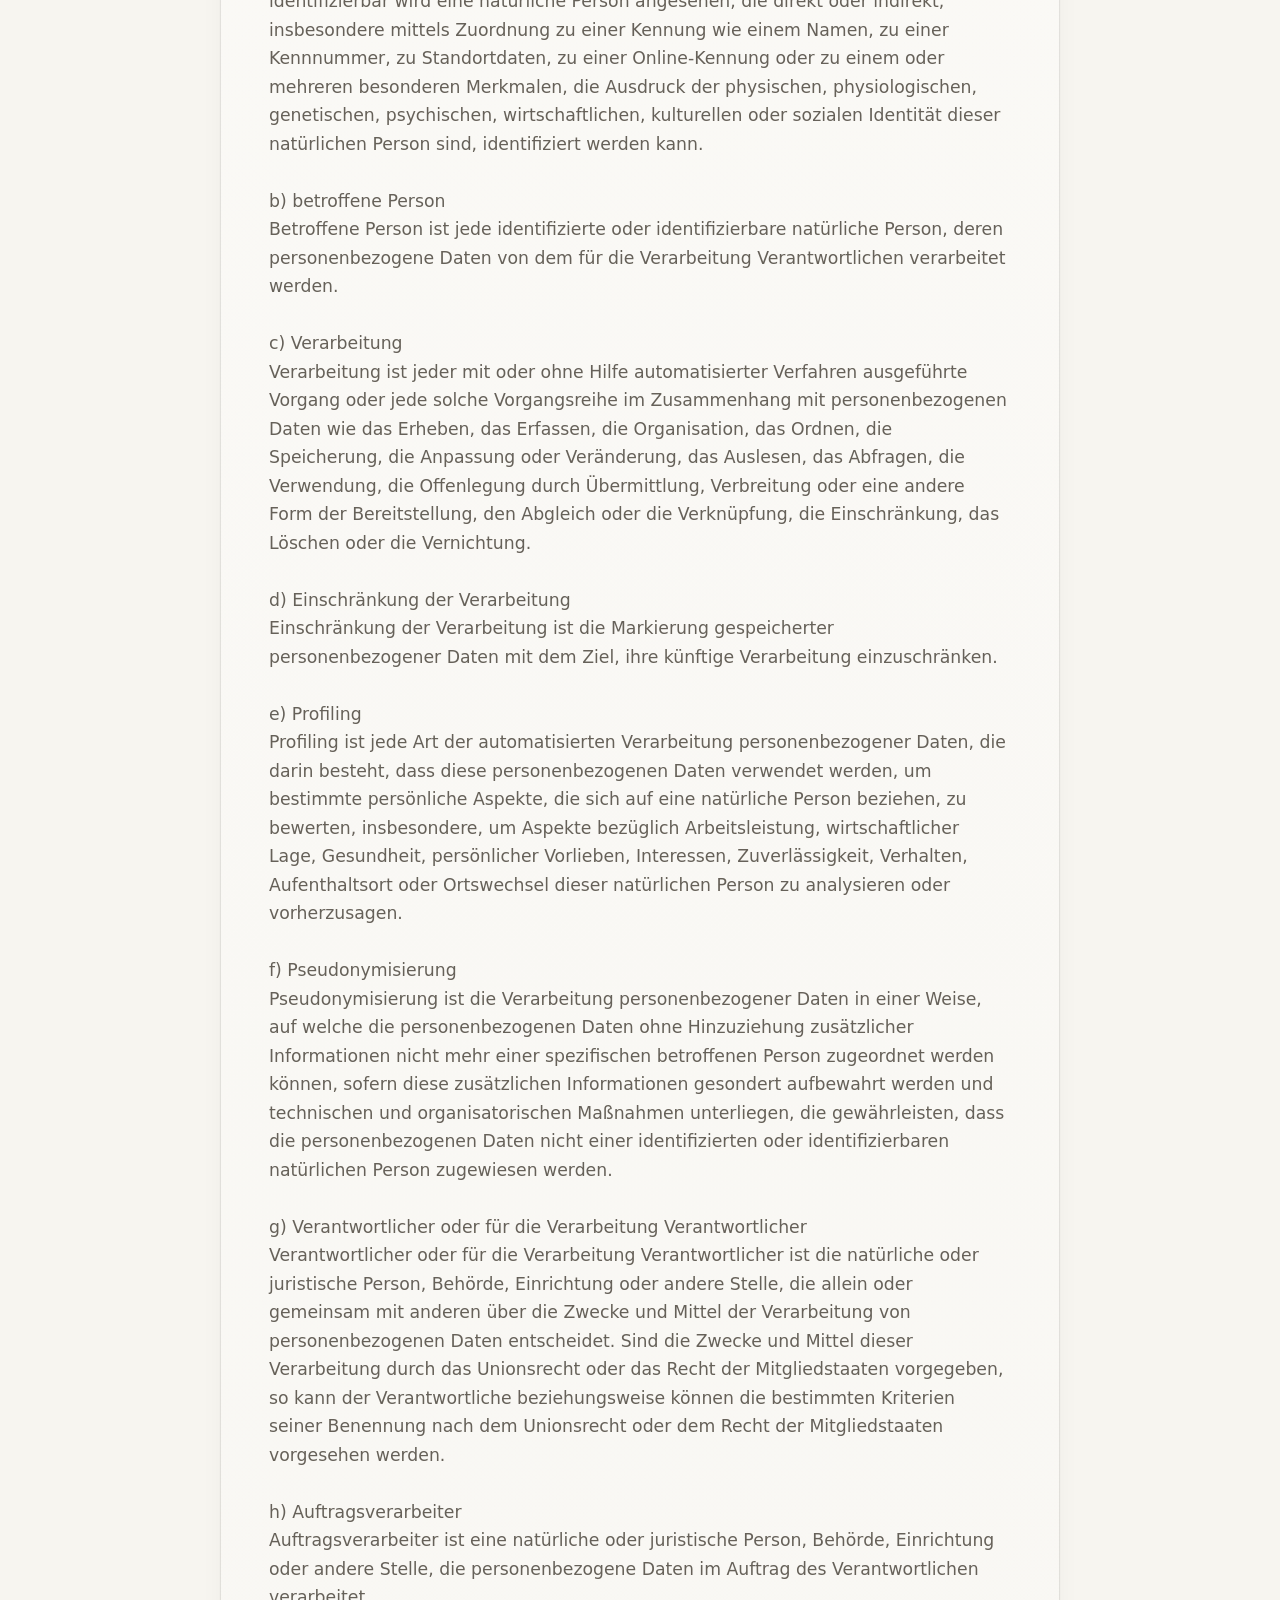
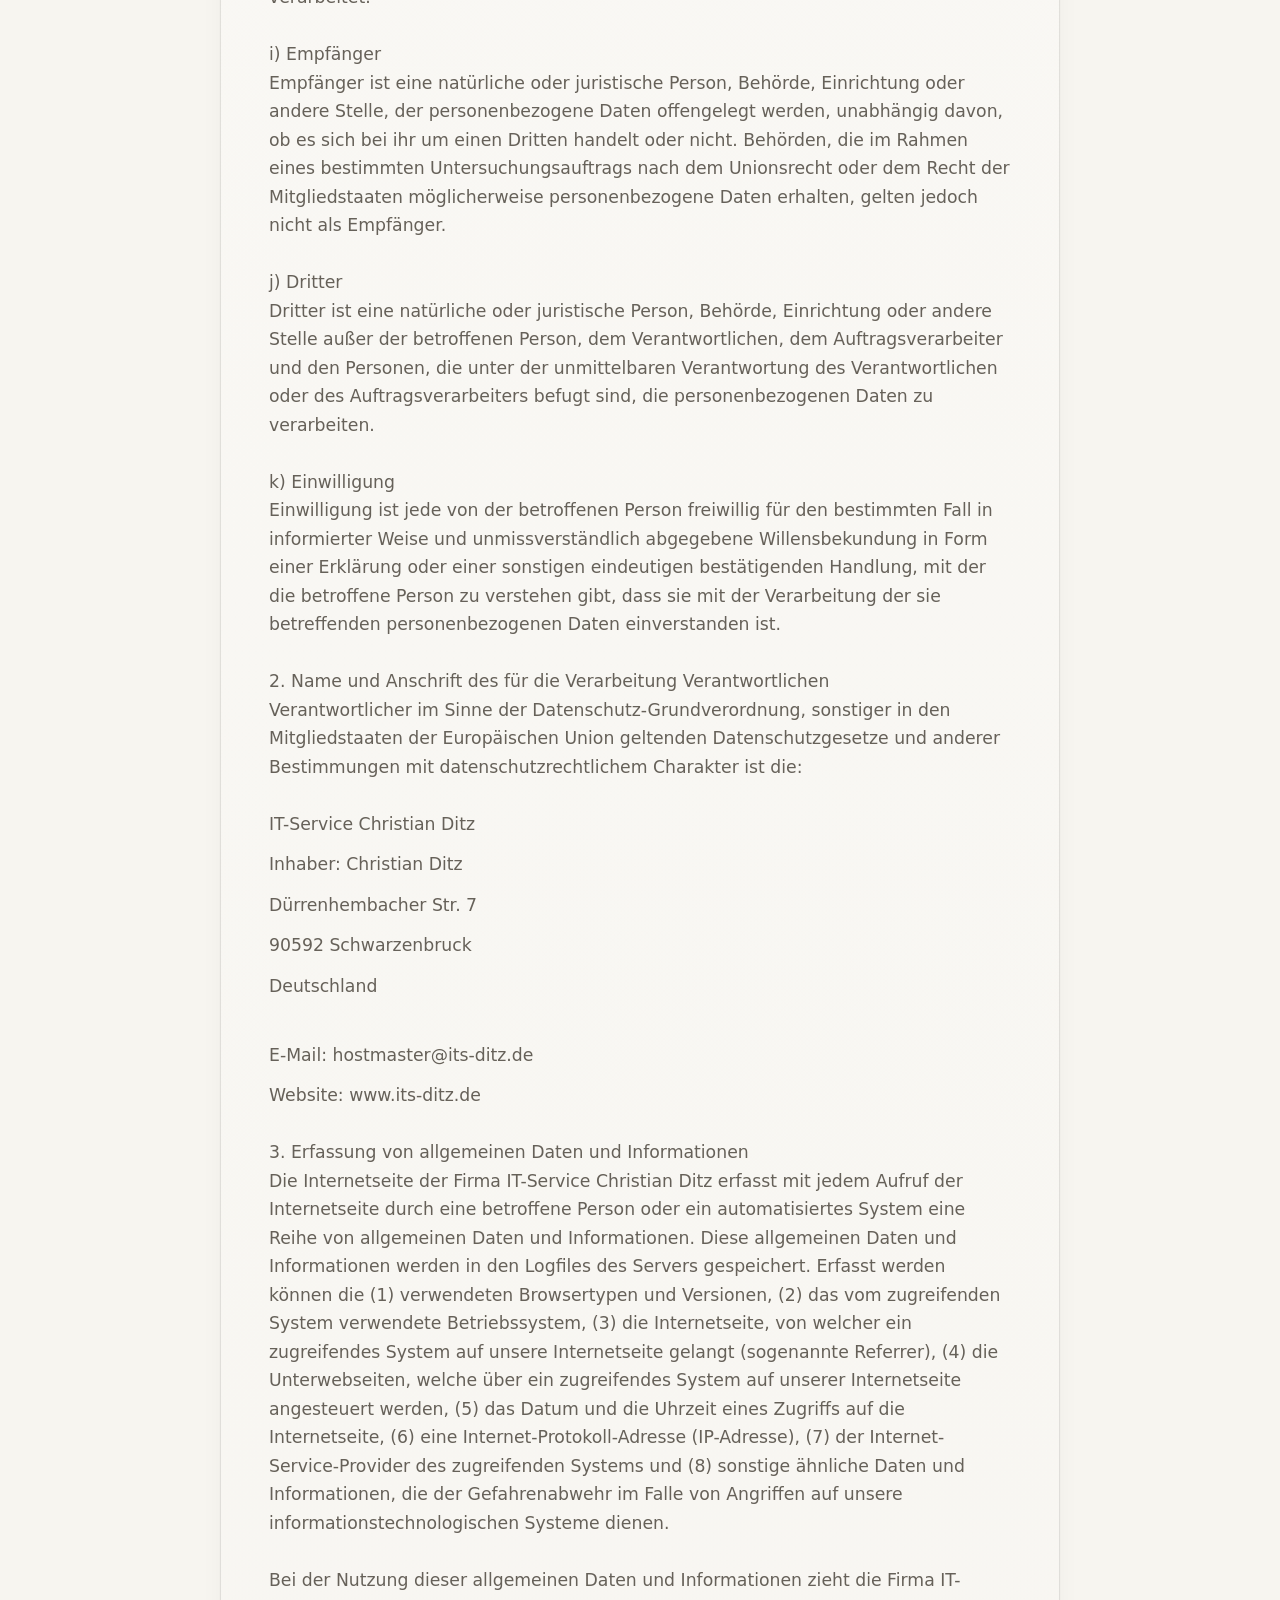
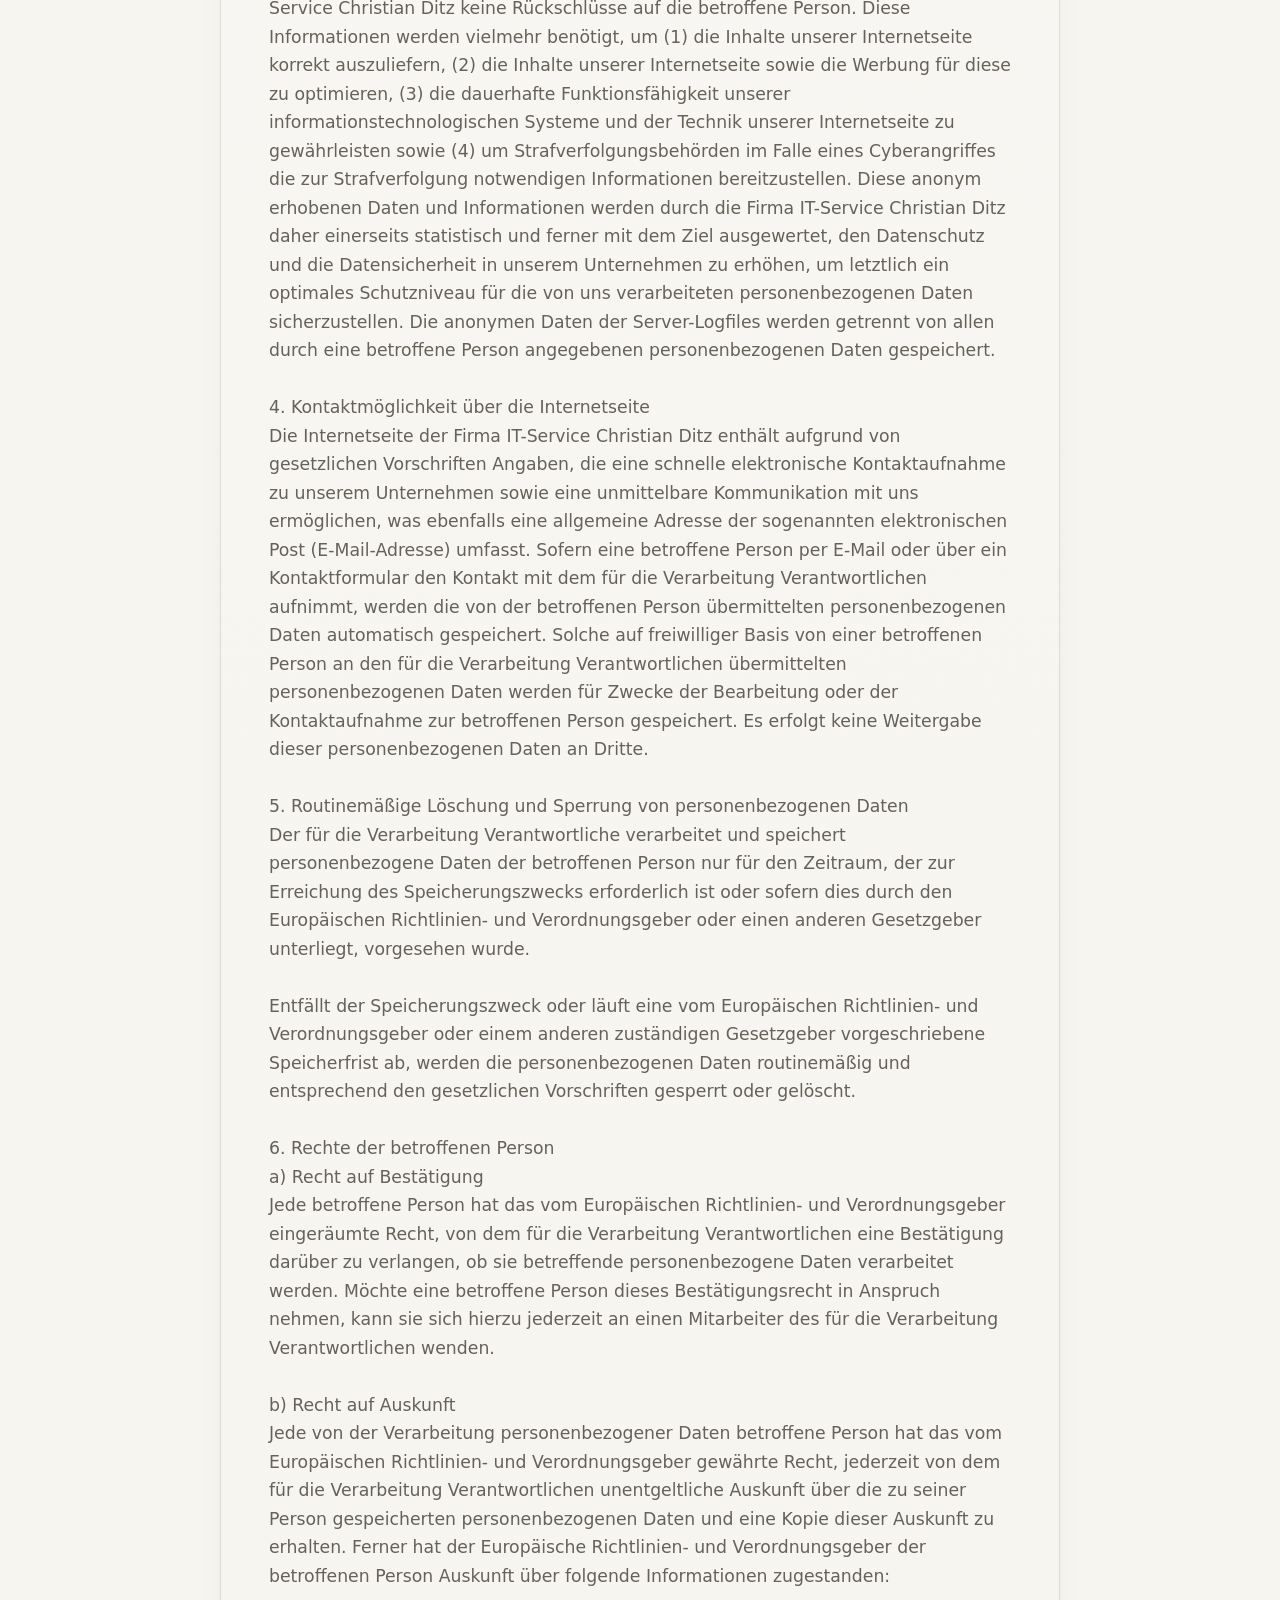
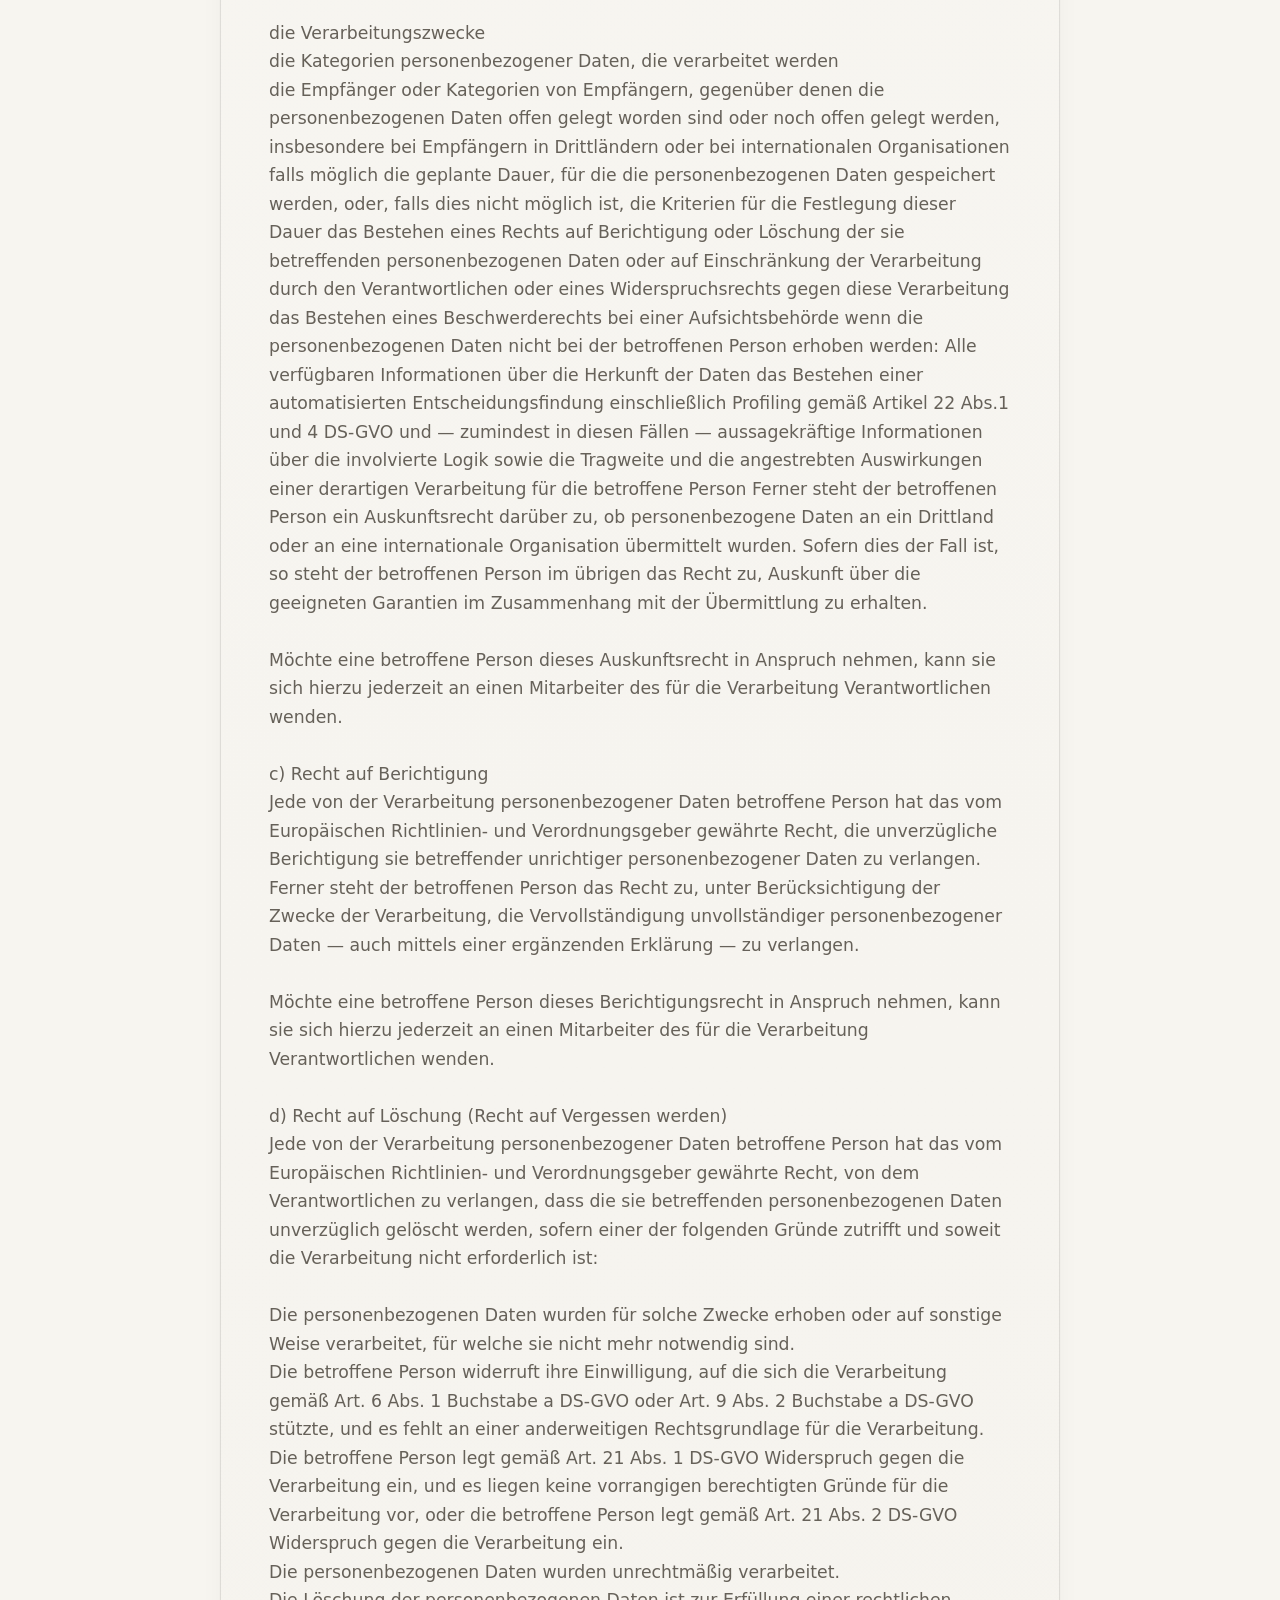
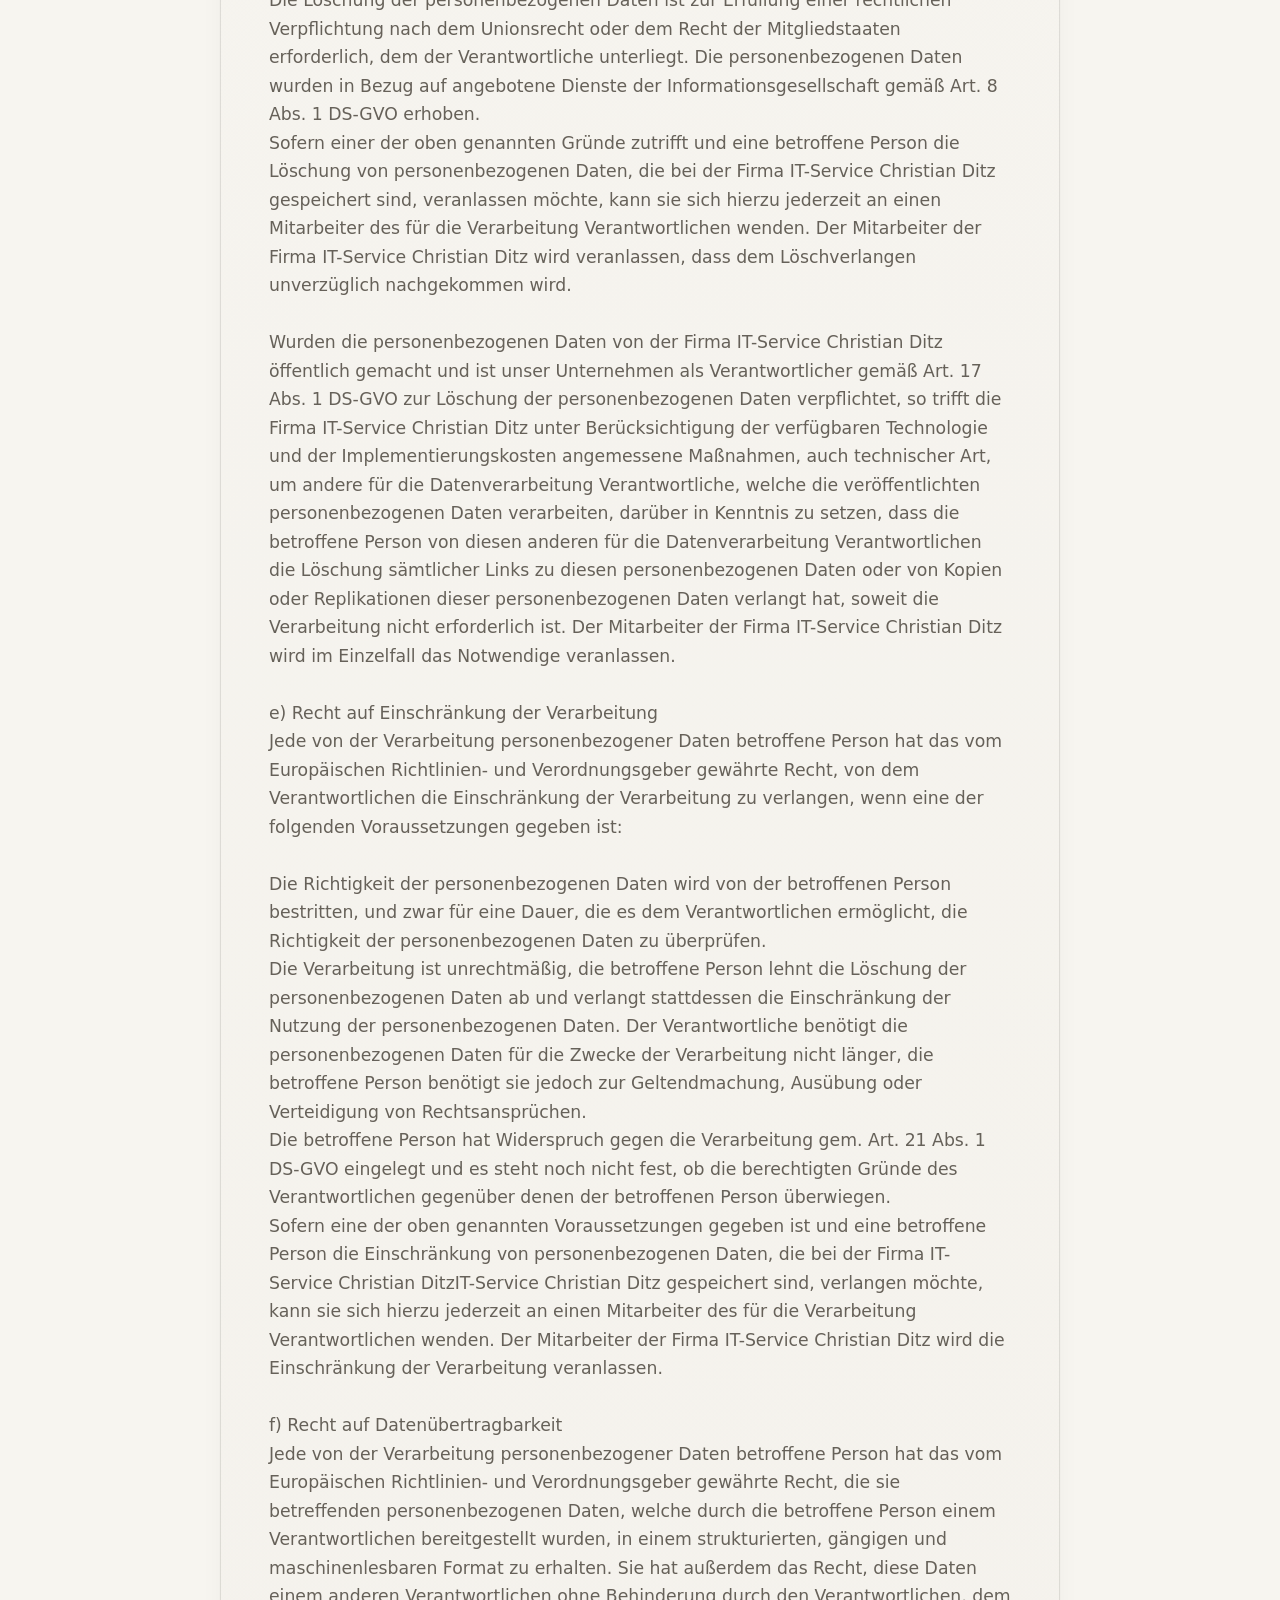
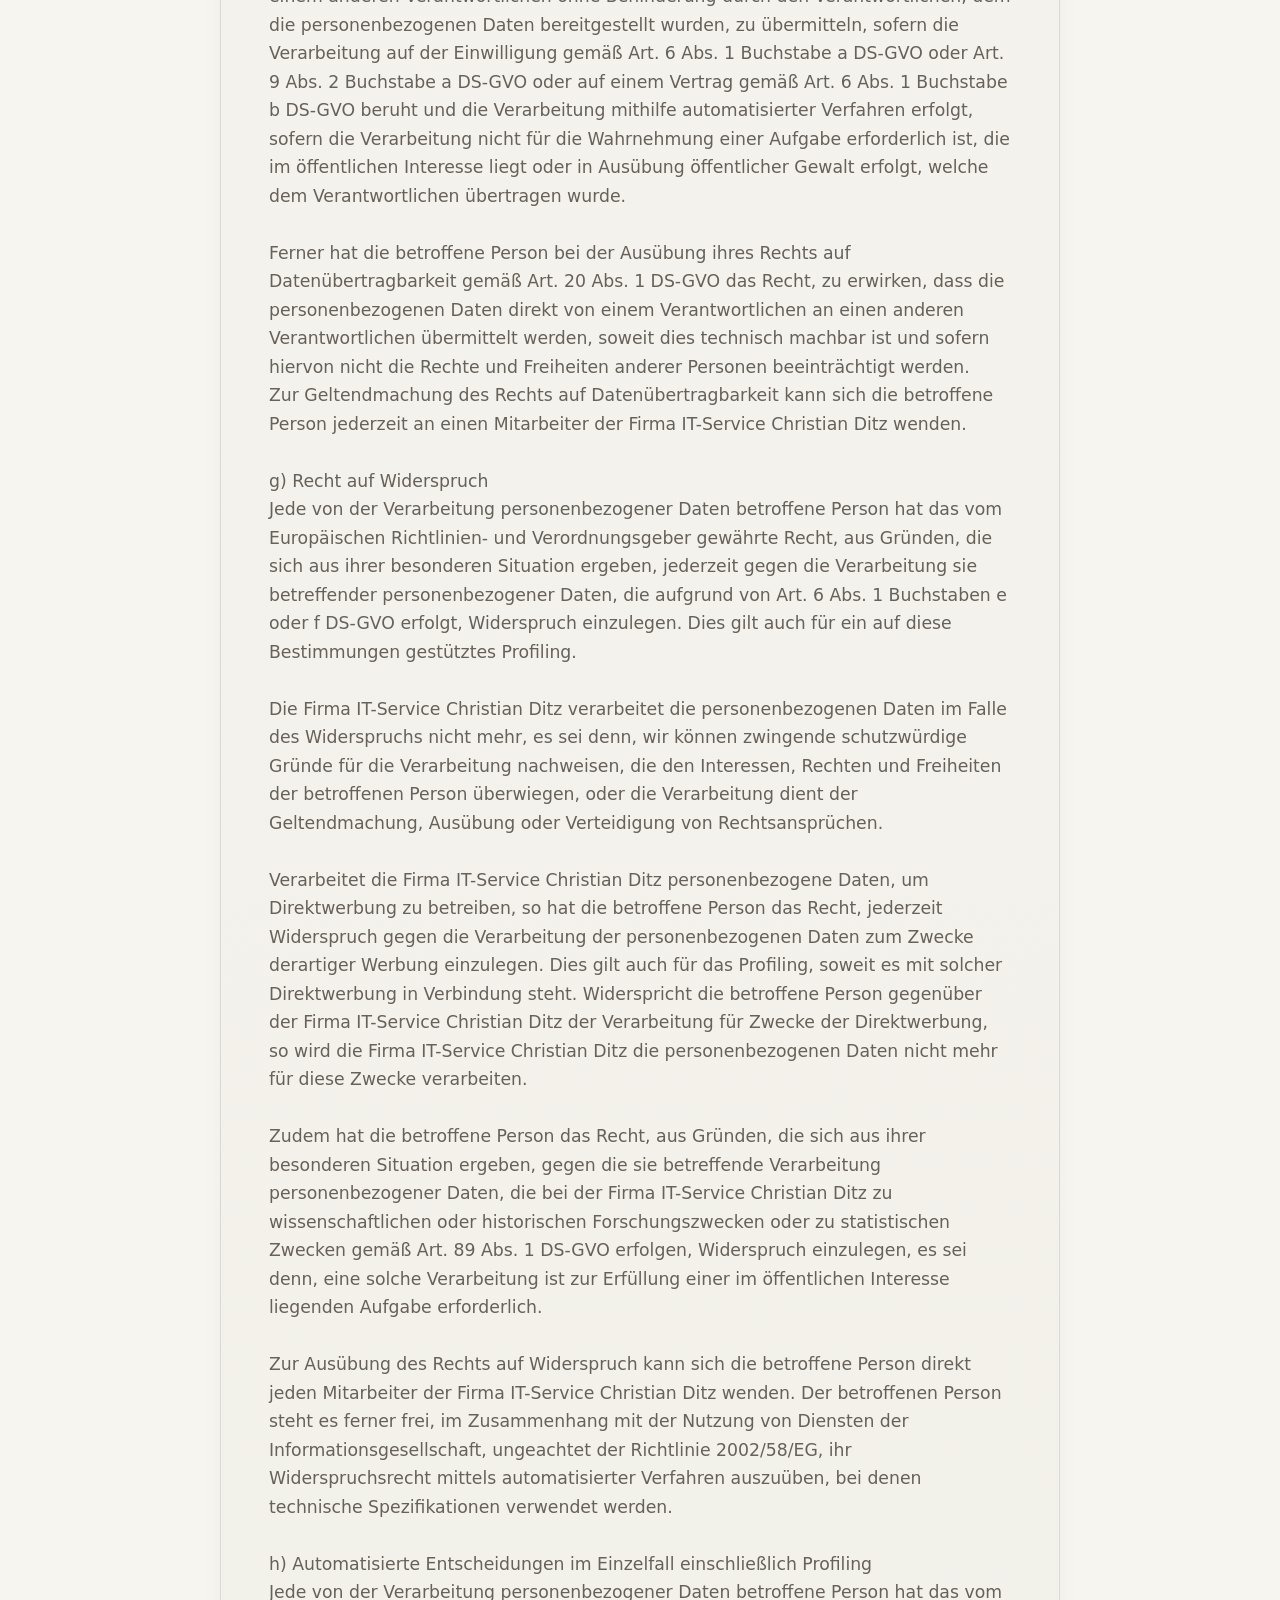
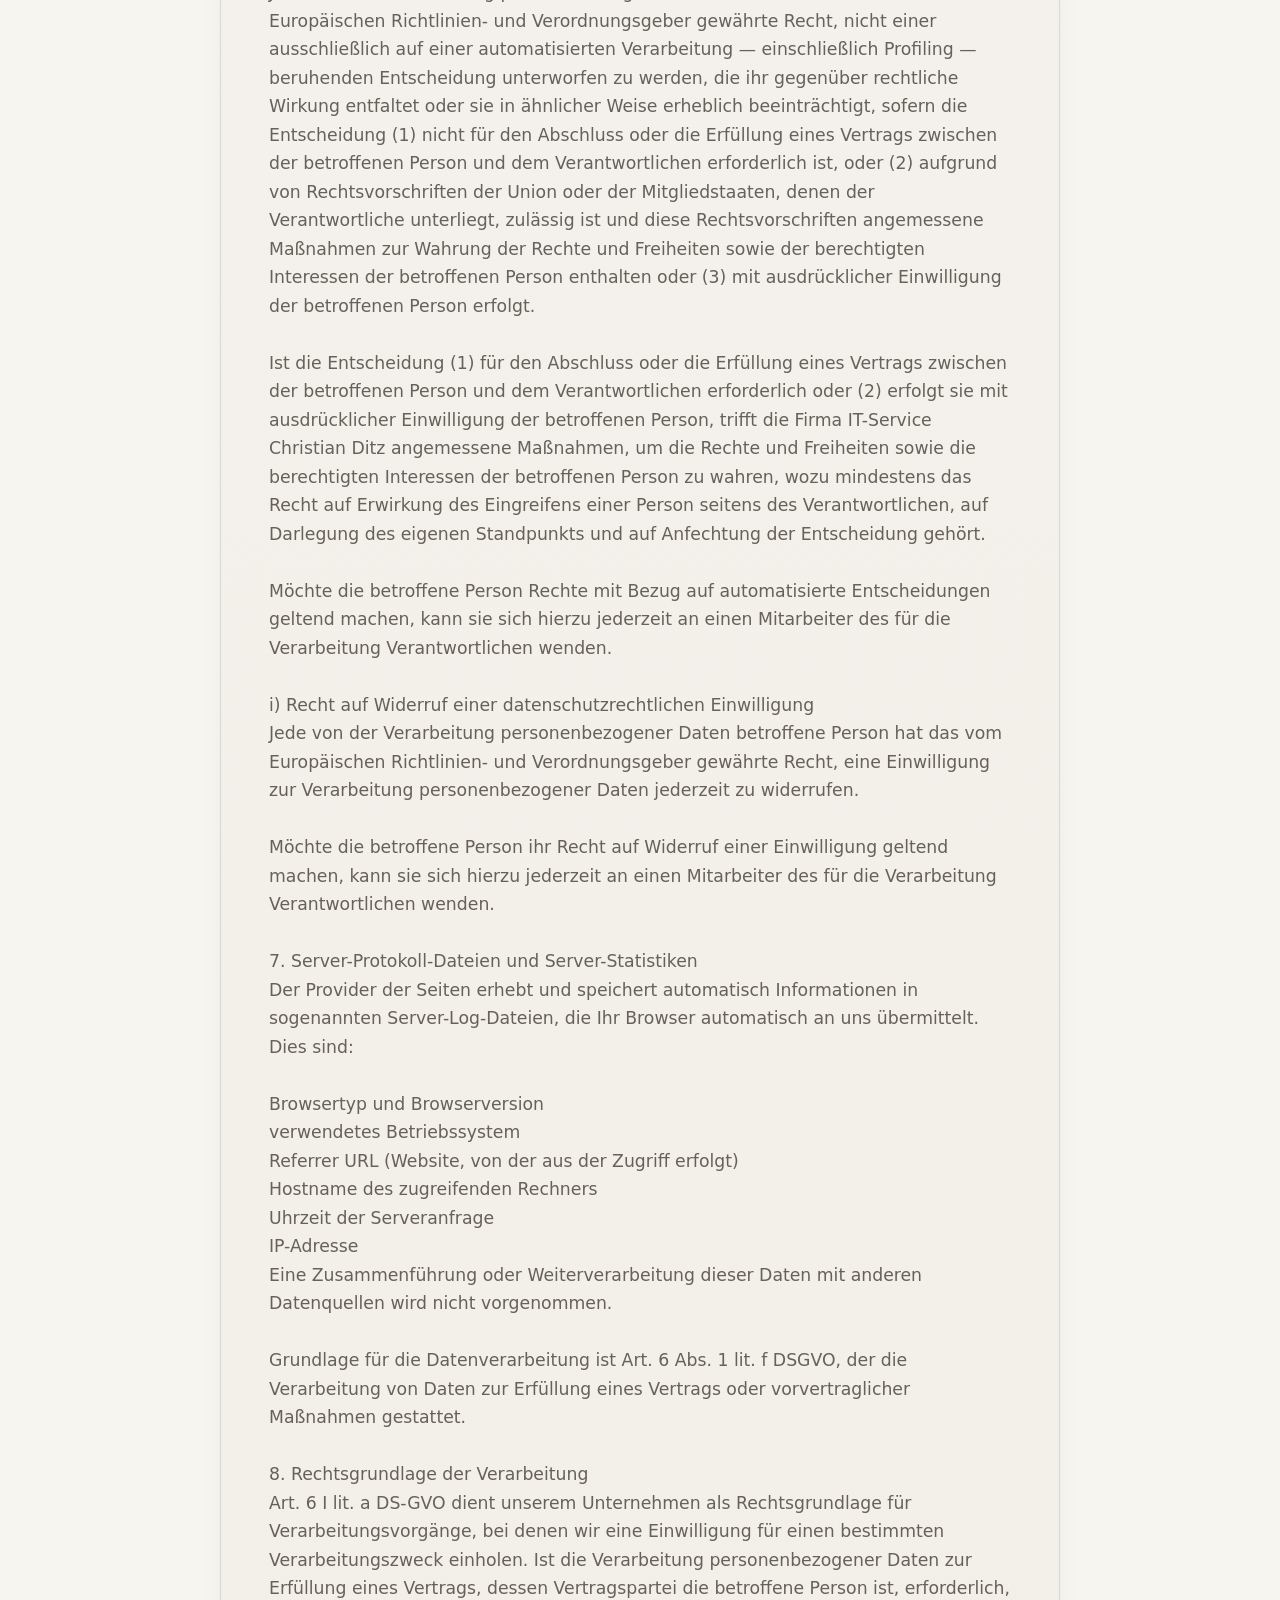
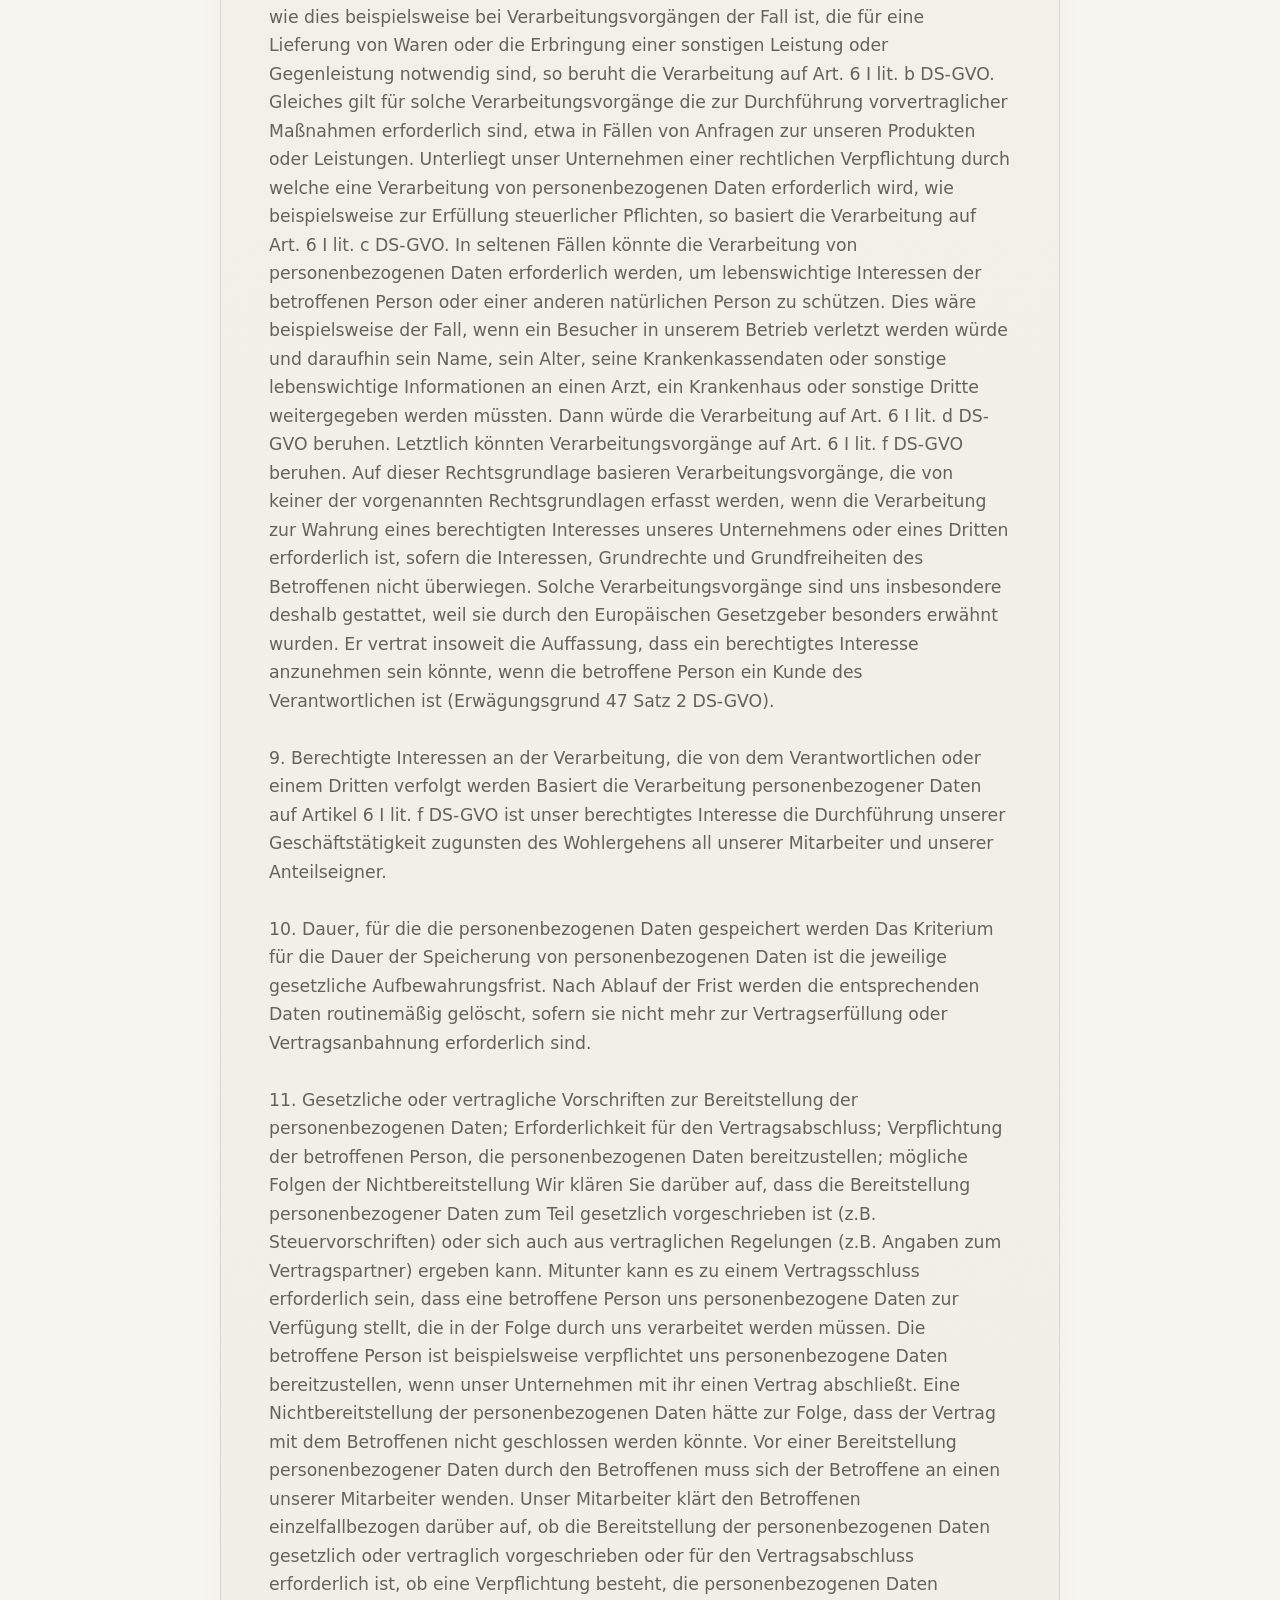
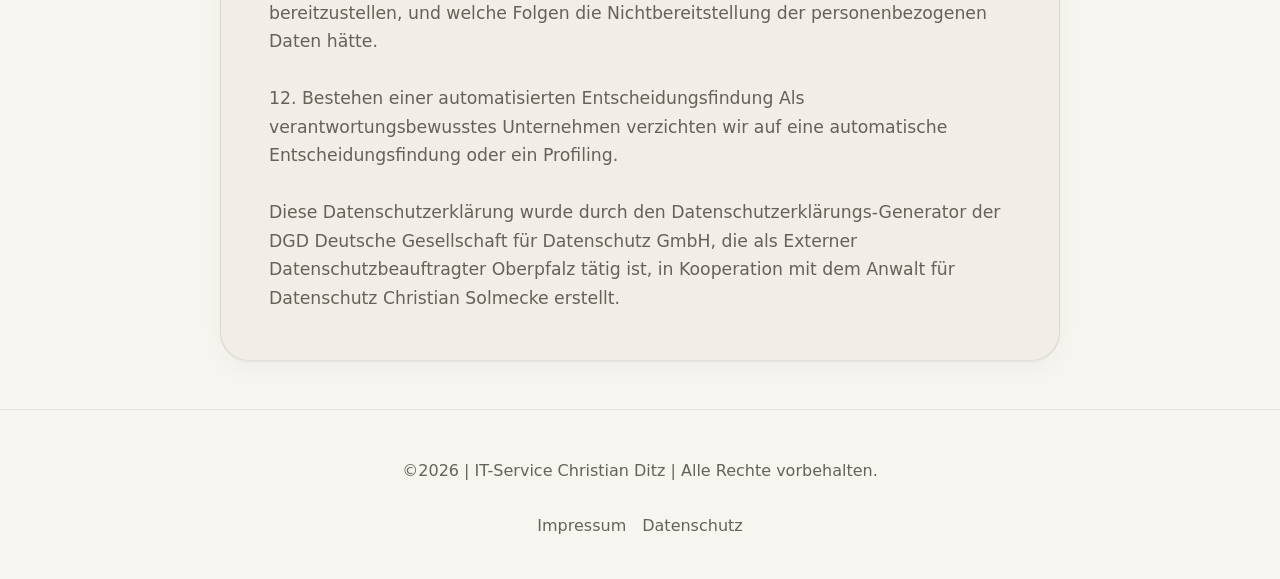
<file: datenschutz.html>
<!DOCTYPE html>
<html lang="de">
<head>
  <meta charset="UTF-8" />
  <meta name="viewport" content="width=device-width, initial-scale=1.0" />
  <title>Datenschutz | IT-Service Christian Ditz</title>
  <meta name="description" content="Datenschutzerklärung von IT-Service Christian Ditz" />
  <meta name="robots" content="noindex, follow" />
  <link rel="stylesheet" href="styles.css" />
</head>
<body>
  <a class="skip-link" href="#content">Zum Inhalt springen</a>
  <header class="site-header">
    <div class="container header-inner">
      <a class="brand" href="index.html#top" aria-label="IT-Service Christian Ditz Startseite">
        <span class="brand-mark" aria-hidden="true">
          <svg viewBox="0 0 32 32" width="22" height="22" fill="none" stroke="currentColor" stroke-width="2.8" stroke-linecap="round" stroke-linejoin="round">
            <path d="M15 7a6 6 0 1 0 0 12"></path>
            <path d="M19 13v12h3a6 6 0 0 0 0-12h-3z"></path>
          </svg>
        </span>
        <span class="brand-copy"><small>IT-Service</small><strong>Christian Ditz</strong></span>
      </a>

      <div class="header-actions">
        <a class="back-link" href="index.html#top">zur Hauptseite</a>
        <button class="theme-toggle" type="button" data-theme-toggle aria-label="Farbschema wechseln"></button>
      </div>
    </div>
  </header>

  <main id="content" class="container legal-shell">
    <article class="legal-card">
      <span class="eyebrow">Rechtliches</span>
      <h1>Datenschutz</h1>
      <p class="intro">Datenschutzerklärung für die Website von IT-Service Christian Ditz.</p>

      <div class="legal-sections">
        <section class="legal-block">
          <p>Wir freuen uns sehr über Ihr Interesse an unserem Unternehmen. Datenschutz hat einen besonders hohen Stellenwert für die Geschäftsleitung der Firma IT-Service Christian Ditz. Eine Nutzung der Internetseiten der Firma IT-Service Christian Ditz ist grundsätzlich ohne jede Angabe personenbezogener Daten möglich. Sofern eine betroffene Person besondere Services unseres Unternehmens über unsere Internetseite in Anspruch nehmen möchte, könnte jedoch eine Verarbeitung personenbezogener Daten erforderlich werden. Ist die Verarbeitung personenbezogener Daten erforderlich und besteht für eine solche Verarbeitung keine gesetzliche Grundlage, holen wir generell eine Einwilligung der betroffenen Person ein.<br>
<br>
Die Verarbeitung personenbezogener Daten, beispielsweise des Namens, der Anschrift, E-Mail-Adresse oder Telefonnummer einer betroffenen Person, erfolgt stets im Einklang mit der Datenschutz-Grundverordnung und in Übereinstimmung mit den für die Firma IT-Service Christian Ditz geltenden landesspezifischen Datenschutzbestimmungen. Mittels dieser Datenschutzerklärung möchte unser Unternehmen die Öffentlichkeit über Art, Umfang und Zweck der von uns erhobenen, genutzten und verarbeiteten personenbezogenen Daten informieren. Ferner werden betroffene Personen mittels dieser Datenschutzerklärung über die ihnen zustehenden Rechte aufgeklärt.<br>
<br>
Die Firma IT-Service Christian Ditz hat als für die Verarbeitung Verantwortlicher zahlreiche technische und organisatorische Maßnahmen umgesetzt, um einen möglichst lückenlosen Schutz der über diese Internetseite verarbeiteten personenbezogenen Daten sicherzustellen. Dennoch können internetbasierte Datenübertragungen grundsätzlich Sicherheitslücken aufweisen, sodass ein absoluter Schutz nicht gewährleistet werden kann. Aus diesem Grund steht es jeder betroffenen Person frei, personenbezogene Daten auch auf alternativen Wegen, beispielsweise telefonisch, an uns zu übermitteln.<br>
<br>
1. Begriffsbestimmungen<br>
Die Datenschutzerklärung der Firma IT-Service Christian Ditz beruht auf den Begrifflichkeiten, die durch den Europäischen Richtlinien- und Verordnungsgeber beim Erlass der Datenschutz-Grundverordnung (DS-GVO) verwendet wurden. Unsere Datenschutzerklärung soll sowohl für die Öffentlichkeit als auch für unsere Kunden und Geschäftspartner einfach lesbar und verständlich sein. Um dies zu gewährleisten, möchten wir vorab die verwendeten Begrifflichkeiten erläutern.<br>
<br>
Wir verwenden in dieser Datenschutzerklärung unter anderem die folgenden Begriffe:<br>
<br>
a) personenbezogene Daten<br>
Personenbezogene Daten sind alle Informationen, die sich auf eine identifizierte oder identifizierbare natürliche Person (im Folgenden ‚betroffene Person‘) beziehen. Als identifizierbar wird eine natürliche Person angesehen, die direkt oder indirekt, insbesondere mittels Zuordnung zu einer Kennung wie einem Namen, zu einer Kennnummer, zu Standortdaten, zu einer Online-Kennung oder zu einem oder mehreren besonderen Merkmalen, die Ausdruck der physischen, physiologischen, genetischen, psychischen, wirtschaftlichen, kulturellen oder sozialen Identität dieser natürlichen Person sind, identifiziert werden kann.<br>
<br>
b) betroffene Person<br>
Betroffene Person ist jede identifizierte oder identifizierbare natürliche Person, deren personenbezogene Daten von dem für die Verarbeitung Verantwortlichen verarbeitet werden.<br>
<br>
c) Verarbeitung<br>
Verarbeitung ist jeder mit oder ohne Hilfe automatisierter Verfahren ausgeführte Vorgang oder jede solche Vorgangsreihe im Zusammenhang mit personenbezogenen Daten wie das Erheben, das Erfassen, die Organisation, das Ordnen, die Speicherung, die Anpassung oder Veränderung, das Auslesen, das Abfragen, die Verwendung, die Offenlegung durch Übermittlung, Verbreitung oder eine andere Form der Bereitstellung, den Abgleich oder die Verknüpfung, die Einschränkung, das Löschen oder die Vernichtung.<br>
<br>
d) Einschränkung der Verarbeitung<br>
Einschränkung der Verarbeitung ist die Markierung gespeicherter personenbezogener Daten mit dem Ziel, ihre künftige Verarbeitung einzuschränken.<br>
<br>
e) Profiling<br>
Profiling ist jede Art der automatisierten Verarbeitung personenbezogener Daten, die darin besteht, dass diese personenbezogenen Daten verwendet werden, um bestimmte persönliche Aspekte, die sich auf eine natürliche Person beziehen, zu bewerten, insbesondere, um Aspekte bezüglich Arbeitsleistung, wirtschaftlicher Lage, Gesundheit, persönlicher Vorlieben, Interessen, Zuverlässigkeit, Verhalten, Aufenthaltsort oder Ortswechsel dieser natürlichen Person zu analysieren oder vorherzusagen.<br>
<br>
f) Pseudonymisierung<br>
Pseudonymisierung ist die Verarbeitung personenbezogener Daten in einer Weise, auf welche die personenbezogenen Daten ohne Hinzuziehung zusätzlicher Informationen nicht mehr einer spezifischen betroffenen Person zugeordnet werden können, sofern diese zusätzlichen Informationen gesondert aufbewahrt werden und technischen und organisatorischen Maßnahmen unterliegen, die gewährleisten, dass die personenbezogenen Daten nicht einer identifizierten oder identifizierbaren natürlichen Person zugewiesen werden.<br>
<br>
g) Verantwortlicher oder für die Verarbeitung Verantwortlicher<br>
Verantwortlicher oder für die Verarbeitung Verantwortlicher ist die natürliche oder juristische Person, Behörde, Einrichtung oder andere Stelle, die allein oder gemeinsam mit anderen über die Zwecke und Mittel der Verarbeitung von personenbezogenen Daten entscheidet. Sind die Zwecke und Mittel dieser Verarbeitung durch das Unionsrecht oder das Recht der Mitgliedstaaten vorgegeben, so kann der Verantwortliche beziehungsweise können die bestimmten Kriterien seiner Benennung nach dem Unionsrecht oder dem Recht der Mitgliedstaaten vorgesehen werden.<br>
<br>
h) Auftragsverarbeiter<br>
Auftragsverarbeiter ist eine natürliche oder juristische Person, Behörde, Einrichtung oder andere Stelle, die personenbezogene Daten im Auftrag des Verantwortlichen verarbeitet.<br>
<br>
i) Empfänger<br>
Empfänger ist eine natürliche oder juristische Person, Behörde, Einrichtung oder andere Stelle, der personenbezogene Daten offengelegt werden, unabhängig davon, ob es sich bei ihr um einen Dritten handelt oder nicht. Behörden, die im Rahmen eines bestimmten Untersuchungsauftrags nach dem Unionsrecht oder dem Recht der Mitgliedstaaten möglicherweise personenbezogene Daten erhalten, gelten jedoch nicht als Empfänger.<br>
<br>
j) Dritter<br>
Dritter ist eine natürliche oder juristische Person, Behörde, Einrichtung oder andere Stelle außer der betroffenen Person, dem Verantwortlichen, dem Auftragsverarbeiter und den Personen, die unter der unmittelbaren Verantwortung des Verantwortlichen oder des Auftragsverarbeiters befugt sind, die personenbezogenen Daten zu verarbeiten.<br>
<br>
k) Einwilligung<br>
Einwilligung ist jede von der betroffenen Person freiwillig für den bestimmten Fall in informierter Weise und unmissverständlich abgegebene Willensbekundung in Form einer Erklärung oder einer sonstigen eindeutigen bestätigenden Handlung, mit der die betroffene Person zu verstehen gibt, dass sie mit der Verarbeitung der sie betreffenden personenbezogenen Daten einverstanden ist.<br>
<br>
2. Name und Anschrift des für die Verarbeitung Verantwortlichen<br>
Verantwortlicher im Sinne der Datenschutz-Grundverordnung, sonstiger in den Mitgliedstaaten der Europäischen Union geltenden Datenschutzgesetze und anderer Bestimmungen mit datenschutzrechtlichem Charakter ist die:<br>
<br>
IT-Service Christian Ditz<br></p>
<p>Inhaber: Christian Ditz<br></p>
<p>Dürrenhembacher Str. 7<br></p>
<p>90592 Schwarzenbruck<br></p>
<p>Deutschland<br></p>
<p><br>
E-Mail: hostmaster@its-ditz.de<br></p>
<p>Website: www.its-ditz.de<br>
<br>
3. Erfassung von allgemeinen Daten und Informationen<br>
Die Internetseite der Firma IT-Service Christian Ditz erfasst mit jedem Aufruf der Internetseite durch eine betroffene Person oder ein automatisiertes System eine Reihe von allgemeinen Daten und Informationen. Diese allgemeinen Daten und Informationen werden in den Logfiles des Servers gespeichert. Erfasst werden können die (1) verwendeten Browsertypen und Versionen, (2) das vom zugreifenden System verwendete Betriebssystem, (3) die Internetseite, von welcher ein zugreifendes System auf unsere Internetseite gelangt (sogenannte Referrer), (4) die Unterwebseiten, welche über ein zugreifendes System auf unserer Internetseite angesteuert werden, (5) das Datum und die Uhrzeit eines Zugriffs auf die Internetseite, (6) eine Internet-Protokoll-Adresse (IP-Adresse), (7) der Internet-Service-Provider des zugreifenden Systems und (8) sonstige ähnliche Daten und Informationen, die der Gefahrenabwehr im Falle von Angriffen auf unsere informationstechnologischen Systeme dienen.<br>
<br>
Bei der Nutzung dieser allgemeinen Daten und Informationen zieht die Firma IT-Service Christian Ditz keine Rückschlüsse auf die betroffene Person. Diese Informationen werden vielmehr benötigt, um (1) die Inhalte unserer Internetseite korrekt auszuliefern, (2) die Inhalte unserer Internetseite sowie die Werbung für diese zu optimieren, (3) die dauerhafte Funktionsfähigkeit unserer informationstechnologischen Systeme und der Technik unserer Internetseite zu gewährleisten sowie (4) um Strafverfolgungsbehörden im Falle eines Cyberangriffes die zur Strafverfolgung notwendigen Informationen bereitzustellen. Diese anonym erhobenen Daten und Informationen werden durch die Firma IT-Service Christian Ditz daher einerseits statistisch und ferner mit dem Ziel ausgewertet, den Datenschutz und die Datensicherheit in unserem Unternehmen zu erhöhen, um letztlich ein optimales Schutzniveau für die von uns verarbeiteten personenbezogenen Daten sicherzustellen. Die anonymen Daten der Server-Logfiles werden getrennt von allen durch eine betroffene Person angegebenen personenbezogenen Daten gespeichert.<br>
<br>
4. Kontaktmöglichkeit über die Internetseite<br>
Die Internetseite der Firma IT-Service Christian Ditz enthält aufgrund von gesetzlichen Vorschriften Angaben, die eine schnelle elektronische Kontaktaufnahme zu unserem Unternehmen sowie eine unmittelbare Kommunikation mit uns ermöglichen, was ebenfalls eine allgemeine Adresse der sogenannten elektronischen Post (E-Mail-Adresse) umfasst. Sofern eine betroffene Person per E-Mail oder über ein Kontaktformular den Kontakt mit dem für die Verarbeitung Verantwortlichen aufnimmt, werden die von der betroffenen Person übermittelten personenbezogenen Daten automatisch gespeichert. Solche auf freiwilliger Basis von einer betroffenen Person an den für die Verarbeitung Verantwortlichen übermittelten personenbezogenen Daten werden für Zwecke der Bearbeitung oder der Kontaktaufnahme zur betroffenen Person gespeichert. Es erfolgt keine Weitergabe dieser personenbezogenen Daten an Dritte.<br>
<br>
5. Routinemäßige Löschung und Sperrung von personenbezogenen Daten<br>
Der für die Verarbeitung Verantwortliche verarbeitet und speichert personenbezogene Daten der betroffenen Person nur für den Zeitraum, der zur Erreichung des Speicherungszwecks erforderlich ist oder sofern dies durch den Europäischen Richtlinien- und Verordnungsgeber oder einen anderen Gesetzgeber unterliegt, vorgesehen wurde.<br>
<br>
Entfällt der Speicherungszweck oder läuft eine vom Europäischen Richtlinien- und Verordnungsgeber oder einem anderen zuständigen Gesetzgeber vorgeschriebene Speicherfrist ab, werden die personenbezogenen Daten routinemäßig und entsprechend den gesetzlichen Vorschriften gesperrt oder gelöscht.<br>
<br>
6. Rechte der betroffenen Person<br>
a) Recht auf Bestätigung<br>
Jede betroffene Person hat das vom Europäischen Richtlinien- und Verordnungsgeber eingeräumte Recht, von dem für die Verarbeitung Verantwortlichen eine Bestätigung darüber zu verlangen, ob sie betreffende personenbezogene Daten verarbeitet werden. Möchte eine betroffene Person dieses Bestätigungsrecht in Anspruch nehmen, kann sie sich hierzu jederzeit an einen Mitarbeiter des für die Verarbeitung Verantwortlichen wenden.<br>
<br>
b) Recht auf Auskunft<br>
Jede von der Verarbeitung personenbezogener Daten betroffene Person hat das vom Europäischen Richtlinien- und Verordnungsgeber gewährte Recht, jederzeit von dem für die Verarbeitung Verantwortlichen unentgeltliche Auskunft über die zu seiner Person gespeicherten personenbezogenen Daten und eine Kopie dieser Auskunft zu erhalten. Ferner hat der Europäische Richtlinien- und Verordnungsgeber der betroffenen Person Auskunft über folgende Informationen zugestanden:<br>
<br>
die Verarbeitungszwecke<br>
die Kategorien personenbezogener Daten, die verarbeitet werden<br>
die Empfänger oder Kategorien von Empfängern, gegenüber denen die personenbezogenen Daten offen gelegt worden sind oder noch offen gelegt werden, insbesondere bei Empfängern in Drittländern oder bei internationalen Organisationen<br>
falls möglich die geplante Dauer, für die die personenbezogenen Daten gespeichert werden, oder, falls dies nicht möglich ist, die Kriterien für die Festlegung dieser Dauer
das Bestehen eines Rechts auf Berichtigung oder Löschung der sie betreffenden personenbezogenen Daten oder auf Einschränkung der Verarbeitung durch den Verantwortlichen oder eines Widerspruchsrechts gegen diese Verarbeitung
das Bestehen eines Beschwerderechts bei einer Aufsichtsbehörde
wenn die personenbezogenen Daten nicht bei der betroffenen Person erhoben werden: Alle verfügbaren Informationen über die Herkunft der Daten
das Bestehen einer automatisierten Entscheidungsfindung einschließlich Profiling gemäß Artikel 22 Abs.1 und 4 DS-GVO und — zumindest in diesen Fällen — aussagekräftige Informationen über die involvierte Logik sowie die Tragweite und die angestrebten Auswirkungen einer derartigen Verarbeitung für die betroffene Person
Ferner steht der betroffenen Person ein Auskunftsrecht darüber zu, ob personenbezogene Daten an ein Drittland oder an eine internationale Organisation übermittelt wurden. Sofern dies der Fall ist, so steht der betroffenen Person im übrigen das Recht zu, Auskunft über die geeigneten Garantien im Zusammenhang mit der Übermittlung zu erhalten.<br>
<br>
Möchte eine betroffene Person dieses Auskunftsrecht in Anspruch nehmen, kann sie sich hierzu jederzeit an einen Mitarbeiter des für die Verarbeitung Verantwortlichen wenden.<br>
<br>
c) Recht auf Berichtigung<br>
Jede von der Verarbeitung personenbezogener Daten betroffene Person hat das vom Europäischen Richtlinien- und Verordnungsgeber gewährte Recht, die unverzügliche Berichtigung sie betreffender unrichtiger personenbezogener Daten zu verlangen. Ferner steht der betroffenen Person das Recht zu, unter Berücksichtigung der Zwecke der Verarbeitung, die Vervollständigung unvollständiger personenbezogener Daten — auch mittels einer ergänzenden Erklärung — zu verlangen.<br>
<br>
Möchte eine betroffene Person dieses Berichtigungsrecht in Anspruch nehmen, kann sie sich hierzu jederzeit an einen Mitarbeiter des für die Verarbeitung Verantwortlichen wenden.<br>
<br>
d) Recht auf Löschung (Recht auf Vergessen werden)<br>
Jede von der Verarbeitung personenbezogener Daten betroffene Person hat das vom Europäischen Richtlinien- und Verordnungsgeber gewährte Recht, von dem Verantwortlichen zu verlangen, dass die sie betreffenden personenbezogenen Daten unverzüglich gelöscht werden, sofern einer der folgenden Gründe zutrifft und soweit die Verarbeitung nicht erforderlich ist:<br>
<br>
Die personenbezogenen Daten wurden für solche Zwecke erhoben oder auf sonstige Weise verarbeitet, für welche sie nicht mehr notwendig sind.<br>
Die betroffene Person widerruft ihre Einwilligung, auf die sich die Verarbeitung gemäß Art. 6 Abs. 1 Buchstabe a DS-GVO oder Art. 9 Abs. 2 Buchstabe a DS-GVO stützte, und es fehlt an einer anderweitigen Rechtsgrundlage für die Verarbeitung.<br>
Die betroffene Person legt gemäß Art. 21 Abs. 1 DS-GVO Widerspruch gegen die Verarbeitung ein, und es liegen keine vorrangigen berechtigten Gründe für die Verarbeitung vor, oder die betroffene Person legt gemäß Art. 21 Abs. 2 DS-GVO Widerspruch gegen die Verarbeitung ein.<br>
Die personenbezogenen Daten wurden unrechtmäßig verarbeitet.<br>
Die Löschung der personenbezogenen Daten ist zur Erfüllung einer rechtlichen Verpflichtung nach dem Unionsrecht oder dem Recht der Mitgliedstaaten erforderlich, dem der Verantwortliche unterliegt.
Die personenbezogenen Daten wurden in Bezug auf angebotene Dienste der Informationsgesellschaft gemäß Art. 8 Abs. 1 DS-GVO erhoben.<br>
Sofern einer der oben genannten Gründe zutrifft und eine betroffene Person die Löschung von personenbezogenen Daten, die bei der Firma IT-Service Christian Ditz gespeichert sind, veranlassen möchte, kann sie sich hierzu jederzeit an einen Mitarbeiter des für die Verarbeitung Verantwortlichen wenden. Der Mitarbeiter der Firma IT-Service Christian Ditz wird veranlassen, dass dem Löschverlangen unverzüglich nachgekommen wird.<br>
<br>
Wurden die personenbezogenen Daten von der Firma IT-Service Christian Ditz öffentlich gemacht und ist unser Unternehmen als Verantwortlicher gemäß Art. 17 Abs. 1 DS-GVO zur Löschung der personenbezogenen Daten verpflichtet, so trifft die Firma IT-Service Christian Ditz unter Berücksichtigung der verfügbaren Technologie und der Implementierungskosten angemessene Maßnahmen, auch technischer Art, um andere für die Datenverarbeitung Verantwortliche, welche die veröffentlichten personenbezogenen Daten verarbeiten, darüber in Kenntnis zu setzen, dass die betroffene Person von diesen anderen für die Datenverarbeitung Verantwortlichen die Löschung sämtlicher Links zu diesen personenbezogenen Daten oder von Kopien oder Replikationen dieser personenbezogenen Daten verlangt hat, soweit die Verarbeitung nicht erforderlich ist. Der Mitarbeiter der Firma IT-Service Christian Ditz wird im Einzelfall das Notwendige veranlassen.<br>
<br>
e) Recht auf Einschränkung der Verarbeitung<br>
Jede von der Verarbeitung personenbezogener Daten betroffene Person hat das vom Europäischen Richtlinien- und Verordnungsgeber gewährte Recht, von dem Verantwortlichen die Einschränkung der Verarbeitung zu verlangen, wenn eine der folgenden Voraussetzungen gegeben ist:<br>
<br>
Die Richtigkeit der personenbezogenen Daten wird von der betroffenen Person bestritten, und zwar für eine Dauer, die es dem Verantwortlichen ermöglicht, die Richtigkeit der personenbezogenen Daten zu überprüfen.<br>
Die Verarbeitung ist unrechtmäßig, die betroffene Person lehnt die Löschung der personenbezogenen Daten ab und verlangt stattdessen die Einschränkung der Nutzung der personenbezogenen Daten.
Der Verantwortliche benötigt die personenbezogenen Daten für die Zwecke der Verarbeitung nicht länger, die betroffene Person benötigt sie jedoch zur Geltendmachung, Ausübung oder Verteidigung von Rechtsansprüchen.<br>
Die betroffene Person hat Widerspruch gegen die Verarbeitung gem. Art. 21 Abs. 1 DS-GVO eingelegt und es steht noch nicht fest, ob die berechtigten Gründe des Verantwortlichen gegenüber denen der betroffenen Person überwiegen.<br>
Sofern eine der oben genannten Voraussetzungen gegeben ist und eine betroffene Person die Einschränkung von personenbezogenen Daten, die bei der Firma  IT-Service Christian DitzIT-Service Christian Ditz gespeichert sind, verlangen möchte, kann sie sich hierzu jederzeit an einen Mitarbeiter des für die Verarbeitung Verantwortlichen wenden. Der Mitarbeiter der Firma IT-Service Christian Ditz wird die Einschränkung der Verarbeitung veranlassen.<br>
<br>
f) Recht auf Datenübertragbarkeit<br>
Jede von der Verarbeitung personenbezogener Daten betroffene Person hat das vom Europäischen Richtlinien- und Verordnungsgeber gewährte Recht, die sie betreffenden personenbezogenen Daten, welche durch die betroffene Person einem Verantwortlichen bereitgestellt wurden, in einem strukturierten, gängigen und maschinenlesbaren Format zu erhalten. Sie hat außerdem das Recht, diese Daten einem anderen Verantwortlichen ohne Behinderung durch den Verantwortlichen, dem die personenbezogenen Daten bereitgestellt wurden, zu übermitteln, sofern die Verarbeitung auf der Einwilligung gemäß Art. 6 Abs. 1 Buchstabe a DS-GVO oder Art. 9 Abs. 2 Buchstabe a DS-GVO oder auf einem Vertrag gemäß Art. 6 Abs. 1 Buchstabe b DS-GVO beruht und die Verarbeitung mithilfe automatisierter Verfahren erfolgt, sofern die Verarbeitung nicht für die Wahrnehmung einer Aufgabe erforderlich ist, die im öffentlichen Interesse liegt oder in Ausübung öffentlicher Gewalt erfolgt, welche dem Verantwortlichen übertragen wurde.<br>
<br>
Ferner hat die betroffene Person bei der Ausübung ihres Rechts auf Datenübertragbarkeit gemäß Art. 20 Abs. 1 DS-GVO das Recht, zu erwirken, dass die personenbezogenen Daten direkt von einem Verantwortlichen an einen anderen Verantwortlichen übermittelt werden, soweit dies technisch machbar ist und sofern hiervon nicht die Rechte und Freiheiten anderer Personen beeinträchtigt werden.
<br>
Zur Geltendmachung des Rechts auf Datenübertragbarkeit kann sich die betroffene Person jederzeit an einen Mitarbeiter der Firma IT-Service Christian Ditz wenden.<br>
<br>
g) Recht auf Widerspruch<br>
Jede von der Verarbeitung personenbezogener Daten betroffene Person hat das vom Europäischen Richtlinien- und Verordnungsgeber gewährte Recht, aus Gründen, die sich aus ihrer besonderen Situation ergeben, jederzeit gegen die Verarbeitung sie betreffender personenbezogener Daten, die aufgrund von Art. 6 Abs. 1 Buchstaben e oder f DS-GVO erfolgt, Widerspruch einzulegen. Dies gilt auch für ein auf diese Bestimmungen gestütztes Profiling.<br>
<br>
Die Firma IT-Service Christian Ditz verarbeitet die personenbezogenen Daten im Falle des Widerspruchs nicht mehr, es sei denn, wir können zwingende schutzwürdige Gründe für die Verarbeitung nachweisen, die den Interessen, Rechten und Freiheiten der betroffenen Person überwiegen, oder die Verarbeitung dient der Geltendmachung, Ausübung oder Verteidigung von Rechtsansprüchen.<br>
<br>
Verarbeitet die Firma IT-Service Christian Ditz personenbezogene Daten, um Direktwerbung zu betreiben, so hat die betroffene Person das Recht, jederzeit Widerspruch gegen die Verarbeitung der personenbezogenen Daten zum Zwecke derartiger Werbung einzulegen. Dies gilt auch für das Profiling, soweit es mit solcher Direktwerbung in Verbindung steht. Widerspricht die betroffene Person gegenüber der Firma IT-Service Christian Ditz der Verarbeitung für Zwecke der Direktwerbung, so wird die Firma IT-Service Christian Ditz die personenbezogenen Daten nicht mehr für diese Zwecke verarbeiten.<br>
<br>
Zudem hat die betroffene Person das Recht, aus Gründen, die sich aus ihrer besonderen Situation ergeben, gegen die sie betreffende Verarbeitung personenbezogener Daten, die bei der Firma IT-Service Christian Ditz zu wissenschaftlichen oder historischen Forschungszwecken oder zu statistischen Zwecken gemäß Art. 89 Abs. 1 DS-GVO erfolgen, Widerspruch einzulegen, es sei denn, eine solche Verarbeitung ist zur Erfüllung einer im öffentlichen Interesse liegenden Aufgabe erforderlich.<br>
<br>
Zur Ausübung des Rechts auf Widerspruch kann sich die betroffene Person direkt jeden Mitarbeiter der Firma IT-Service Christian Ditz wenden. Der betroffenen Person steht es ferner frei, im Zusammenhang mit der Nutzung von Diensten der Informationsgesellschaft, ungeachtet der Richtlinie 2002/58/EG, ihr Widerspruchsrecht mittels automatisierter Verfahren auszuüben, bei denen technische Spezifikationen verwendet werden.<br>
<br>
h) Automatisierte Entscheidungen im Einzelfall einschließlich Profiling<br>
Jede von der Verarbeitung personenbezogener Daten betroffene Person hat das vom Europäischen Richtlinien- und Verordnungsgeber gewährte Recht, nicht einer ausschließlich auf einer automatisierten Verarbeitung — einschließlich Profiling — beruhenden Entscheidung unterworfen zu werden, die ihr gegenüber rechtliche Wirkung entfaltet oder sie in ähnlicher Weise erheblich beeinträchtigt, sofern die Entscheidung (1) nicht für den Abschluss oder die Erfüllung eines Vertrags zwischen der betroffenen Person und dem Verantwortlichen erforderlich ist, oder (2) aufgrund von Rechtsvorschriften der Union oder der Mitgliedstaaten, denen der Verantwortliche unterliegt, zulässig ist und diese Rechtsvorschriften angemessene Maßnahmen zur Wahrung der Rechte und Freiheiten sowie der berechtigten Interessen der betroffenen Person enthalten oder (3) mit ausdrücklicher Einwilligung der betroffenen Person erfolgt.<br>
<br>
Ist die Entscheidung (1) für den Abschluss oder die Erfüllung eines Vertrags zwischen der betroffenen Person und dem Verantwortlichen erforderlich oder (2) erfolgt sie mit ausdrücklicher Einwilligung der betroffenen Person, trifft die Firma IT-Service Christian Ditz angemessene Maßnahmen, um die Rechte und Freiheiten sowie die berechtigten Interessen der betroffenen Person zu wahren, wozu mindestens das Recht auf Erwirkung des Eingreifens einer Person seitens des Verantwortlichen, auf Darlegung des eigenen Standpunkts und auf Anfechtung der Entscheidung gehört.<br>
<br>
Möchte die betroffene Person Rechte mit Bezug auf automatisierte Entscheidungen geltend machen, kann sie sich hierzu jederzeit an einen Mitarbeiter des für die Verarbeitung Verantwortlichen wenden.<br>
<br>
i) Recht auf Widerruf einer datenschutzrechtlichen Einwilligung<br>
Jede von der Verarbeitung personenbezogener Daten betroffene Person hat das vom Europäischen Richtlinien- und Verordnungsgeber gewährte Recht, eine Einwilligung zur Verarbeitung personenbezogener Daten jederzeit zu widerrufen.<br>
<br>
Möchte die betroffene Person ihr Recht auf Widerruf einer Einwilligung geltend machen, kann sie sich hierzu jederzeit an einen Mitarbeiter des für die Verarbeitung Verantwortlichen wenden.<br>
<br>
7. Server-Protokoll-Dateien und Server-Statistiken<br>
Der Provider der Seiten erhebt und speichert automatisch Informationen in sogenannten Server-Log-Dateien, die Ihr Browser automatisch an uns übermittelt. Dies sind:<br>
<br>
Browsertyp und Browserversion<br>
verwendetes Betriebssystem<br>
Referrer URL (Website, von der aus der Zugriff erfolgt)<br>
Hostname des zugreifenden Rechners<br>
Uhrzeit der Serveranfrage<br>
IP-Adresse<br>
Eine Zusammenführung oder Weiterverarbeitung dieser Daten mit anderen Datenquellen wird nicht vorgenommen.<br>
<br>
Grundlage für die Datenverarbeitung ist Art. 6 Abs. 1 lit. f DSGVO, der die Verarbeitung von Daten zur Erfüllung eines Vertrags oder vorvertraglicher Maßnahmen gestattet.<br>
<br>
8. Rechtsgrundlage der Verarbeitung<br>
Art. 6 I lit. a DS-GVO dient unserem Unternehmen als Rechtsgrundlage für Verarbeitungsvorgänge, bei denen wir eine Einwilligung für einen bestimmten Verarbeitungszweck einholen. Ist die Verarbeitung personenbezogener Daten zur Erfüllung eines Vertrags, dessen Vertragspartei die betroffene Person ist, erforderlich, wie dies beispielsweise bei Verarbeitungsvorgängen der Fall ist, die für eine Lieferung von Waren oder die Erbringung einer sonstigen Leistung oder Gegenleistung notwendig sind, so beruht die Verarbeitung auf Art. 6 I lit. b DS-GVO. Gleiches gilt für solche Verarbeitungsvorgänge die zur Durchführung vorvertraglicher Maßnahmen erforderlich sind, etwa in Fällen von Anfragen zur unseren Produkten oder Leistungen. Unterliegt unser Unternehmen einer rechtlichen Verpflichtung durch welche eine Verarbeitung von personenbezogenen Daten erforderlich wird, wie beispielsweise zur Erfüllung steuerlicher Pflichten, so basiert die Verarbeitung auf Art. 6 I lit. c DS-GVO. In seltenen Fällen könnte die Verarbeitung von personenbezogenen Daten erforderlich werden, um lebenswichtige Interessen der betroffenen Person oder einer anderen natürlichen Person zu schützen. Dies wäre beispielsweise der Fall, wenn ein Besucher in unserem Betrieb verletzt werden würde und daraufhin sein Name, sein Alter, seine Krankenkassendaten oder sonstige lebenswichtige Informationen an einen Arzt, ein Krankenhaus oder sonstige Dritte weitergegeben werden müssten. Dann würde die Verarbeitung auf Art. 6 I lit. d DS-GVO beruhen. Letztlich könnten Verarbeitungsvorgänge auf Art. 6 I lit. f DS-GVO beruhen. Auf dieser Rechtsgrundlage basieren Verarbeitungsvorgänge, die von keiner der vorgenannten Rechtsgrundlagen erfasst werden, wenn die Verarbeitung zur Wahrung eines berechtigten Interesses unseres Unternehmens oder eines Dritten erforderlich ist, sofern die Interessen, Grundrechte und Grundfreiheiten des Betroffenen nicht überwiegen. Solche Verarbeitungsvorgänge sind uns insbesondere deshalb gestattet, weil sie durch den Europäischen Gesetzgeber besonders erwähnt wurden. Er vertrat insoweit die Auffassung, dass ein berechtigtes Interesse anzunehmen sein könnte, wenn die betroffene Person ein Kunde des Verantwortlichen ist (Erwägungsgrund 47 Satz 2 DS-GVO).<br>
<br>
9. Berechtigte Interessen an der Verarbeitung, die von dem Verantwortlichen oder einem Dritten verfolgt werden
Basiert die Verarbeitung personenbezogener Daten auf Artikel 6 I lit. f DS-GVO ist unser berechtigtes Interesse die Durchführung unserer Geschäftstätigkeit zugunsten des Wohlergehens all unserer Mitarbeiter und unserer Anteilseigner.<br>
<br>
10. Dauer, für die die personenbezogenen Daten gespeichert werden
Das Kriterium für die Dauer der Speicherung von personenbezogenen Daten ist die jeweilige gesetzliche Aufbewahrungsfrist. Nach Ablauf der Frist werden die entsprechenden Daten routinemäßig gelöscht, sofern sie nicht mehr zur Vertragserfüllung oder Vertragsanbahnung erforderlich sind.<br>
<br>
11. Gesetzliche oder vertragliche Vorschriften zur Bereitstellung der personenbezogenen Daten; Erforderlichkeit für den Vertragsabschluss; Verpflichtung der betroffenen Person, die personenbezogenen Daten bereitzustellen; mögliche Folgen der Nichtbereitstellung
Wir klären Sie darüber auf, dass die Bereitstellung personenbezogener Daten zum Teil gesetzlich vorgeschrieben ist (z.B. Steuervorschriften) oder sich auch aus vertraglichen Regelungen (z.B. Angaben zum Vertragspartner) ergeben kann. Mitunter kann es zu einem Vertragsschluss erforderlich sein, dass eine betroffene Person uns personenbezogene Daten zur Verfügung stellt, die in der Folge durch uns verarbeitet werden müssen. Die betroffene Person ist beispielsweise verpflichtet uns personenbezogene Daten bereitzustellen, wenn unser Unternehmen mit ihr einen Vertrag abschließt. Eine Nichtbereitstellung der personenbezogenen Daten hätte zur Folge, dass der Vertrag mit dem Betroffenen nicht geschlossen werden könnte. Vor einer Bereitstellung personenbezogener Daten durch den Betroffenen muss sich der Betroffene an einen unserer Mitarbeiter wenden. Unser Mitarbeiter klärt den Betroffenen einzelfallbezogen darüber auf, ob die Bereitstellung der personenbezogenen Daten gesetzlich oder vertraglich vorgeschrieben oder für den Vertragsabschluss erforderlich ist, ob eine Verpflichtung besteht, die personenbezogenen Daten bereitzustellen, und welche Folgen die Nichtbereitstellung der personenbezogenen Daten hätte.<br>
<br>
12. Bestehen einer automatisierten Entscheidungsfindung
Als verantwortungsbewusstes Unternehmen verzichten wir auf eine automatische Entscheidungsfindung oder ein Profiling.<br>
<br>
Diese Datenschutzerklärung wurde durch den Datenschutzerklärungs-Generator der DGD Deutsche Gesellschaft für Datenschutz GmbH, die als Externer Datenschutzbeauftragter Oberpfalz tätig ist, in Kooperation mit dem Anwalt für Datenschutz Christian Solmecke erstellt.<br></p>
        </section>
      </div>
    </article>
  </main>

  <footer class="site-footer">
    <div class="container footer-inner">
      <p>©2026 | IT-Service Christian Ditz | Alle Rechte vorbehalten.</p>
      <div class="footer-links">
        <a href="impressum.html">Impressum</a>
        <a href="datenschutz.html">Datenschutz</a>
        </div>
    </div>
  </footer>

  <script>
    const root = document.documentElement;
    const themeToggle = document.querySelector('[data-theme-toggle]');
    const THEME_STORAGE_KEY = 'theme-preference';

    function readStoredTheme() {
      try {
        const stored = localStorage.getItem(THEME_STORAGE_KEY);
        return stored === 'dark' || stored === 'light' ? stored : null;
      } catch (e) {
        return null;
      }
    }

    function storeTheme(value) {
      try {
        localStorage.setItem(THEME_STORAGE_KEY, value);
      } catch (e) {
        // localStorage nicht verfügbar - Themewahl gilt dann nur für diese Sitzung.
      }
    }

    let theme = readStoredTheme() || (window.matchMedia('(prefers-color-scheme: dark)').matches ? 'dark' : 'light');
    root.setAttribute('data-theme', theme);

    function setThemeIcon(theme) {
      if (!themeToggle) return;
      themeToggle.innerHTML = theme === 'dark'
        ? '<svg width="20" height="20" viewBox="0 0 24 24" fill="none" stroke="currentColor" stroke-width="2" stroke-linecap="round" stroke-linejoin="round" aria-hidden="true"><circle cx="12" cy="12" r="5"></circle><path d="M12 1v2M12 21v2M4.22 4.22l1.42 1.42M18.36 18.36l1.42 1.42M1 12h2M21 12h2M4.22 19.78l1.42-1.42M18.36 5.64l1.42-1.42"></path></svg>'
        : '<svg width="20" height="20" viewBox="0 0 24 24" fill="none" stroke="currentColor" stroke-width="2" stroke-linecap="round" stroke-linejoin="round" aria-hidden="true"><path d="M21 12.79A9 9 0 1 1 11.21 3 7 7 0 0 0 21 12.79z"></path></svg>';

      themeToggle.setAttribute('aria-label', theme === 'dark' ? 'Zu hellem Modus wechseln' : 'Zu dunklem Modus wechseln');
    }

    if (themeToggle) {
      setThemeIcon(theme);
      themeToggle.addEventListener('click', function () {
        theme = theme === 'dark' ? 'light' : 'dark';
        root.setAttribute('data-theme', theme);
        setThemeIcon(theme);
        storeTheme(theme);
      });
    }
  </script>
</body>
</html>
</file>
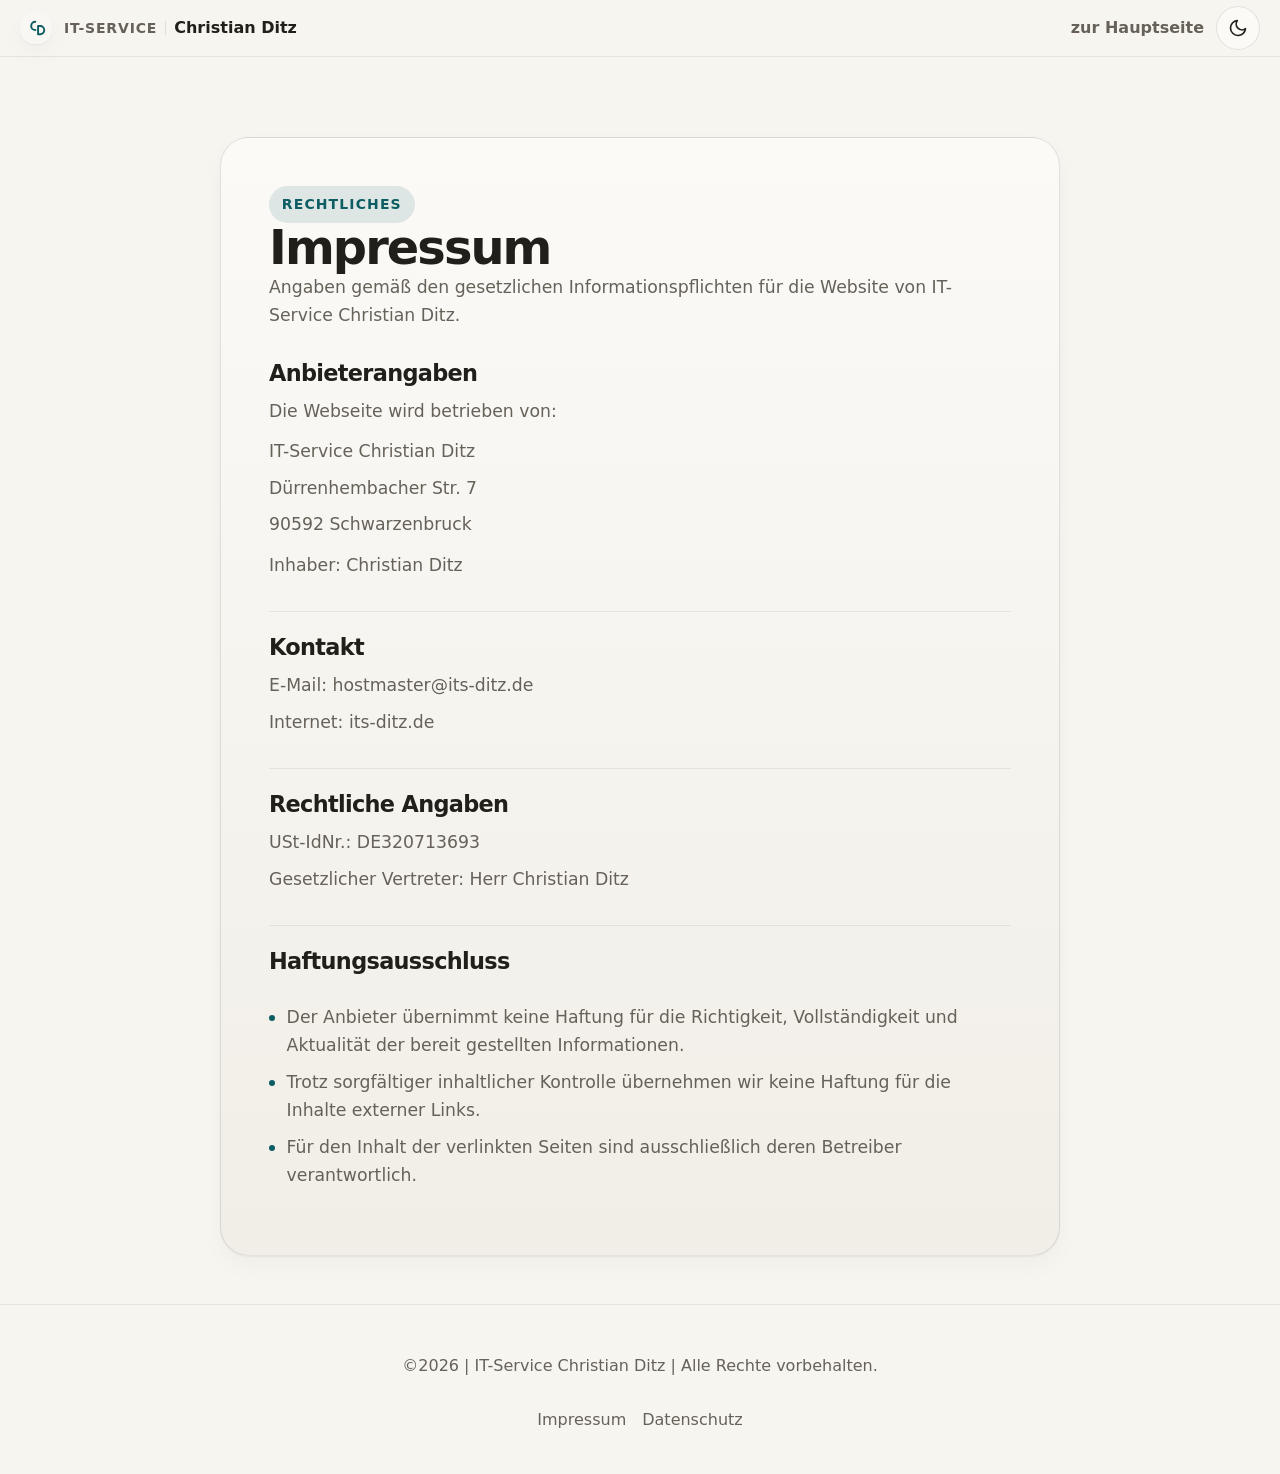
<file: impressum.html>
<!DOCTYPE html>
<html lang="de">
<head>
  <meta charset="UTF-8" />
  <meta name="viewport" content="width=device-width, initial-scale=1.0" />
  <title>Impressum | IT-Service Christian Ditz</title>
  <meta name="description" content="Impressum von IT-Service Christian Ditz" />
  <meta name="robots" content="noindex, follow" />
  <link rel="stylesheet" href="styles.css" />
</head>
<body>
  <a class="skip-link" href="#content">Zum Inhalt springen</a>
  <header class="site-header">
    <div class="container header-inner">
      <a class="brand" href="index.html#top" aria-label="IT-Service Christian Ditz Startseite">
        <span class="brand-mark" aria-hidden="true">
          <svg viewBox="0 0 32 32" width="22" height="22" fill="none" stroke="currentColor" stroke-width="2.8" stroke-linecap="round" stroke-linejoin="round">
            <path d="M15 7a6 6 0 1 0 0 12"></path>
            <path d="M19 13v12h3a6 6 0 0 0 0-12h-3z"></path>
          </svg>
        </span>
        <span class="brand-copy"><small>IT-Service</small><strong>Christian Ditz</strong></span>
      </a>

      <div class="header-actions">
        <a class="back-link" href="index.html#top">zur Hauptseite</a>
        <button class="theme-toggle" type="button" data-theme-toggle aria-label="Farbschema wechseln"></button>
      </div>
    </div>
  </header>

  <main id="content" class="container legal-shell">
    <article class="legal-card">
      <span class="eyebrow">Rechtliches</span>
      <h1>Impressum</h1>
      <p class="intro">Angaben gemäß den gesetzlichen Informationspflichten für die Website von IT-Service Christian Ditz.</p>

      <div class="legal-sections">
        <section class="legal-block" aria-labelledby="anbieterangaben">
          <h2 id="anbieterangaben">Anbieterangaben</h2>
          <p>Die Webseite wird betrieben von:</p>
          <div class="address-stack">
            <p>IT-Service Christian Ditz</p>
            <p>Dürrenhembacher Str. 7</p>
            <p>90592 Schwarzenbruck</p>
          </div>
          <p>Inhaber: Christian Ditz</p>
        </section>

        <section class="legal-block" aria-labelledby="kontaktangaben">
          <h2 id="kontaktangaben">Kontakt</h2>
          <div class="address-stack">
            <p>E-Mail: <a href="mailto:hostmaster@its-ditz.de">hostmaster@its-ditz.de</a></p>
            <p>Internet: <a href="https://its-ditz.de" target="_blank" rel="noopener noreferrer">its-ditz.de</a></p>
          </div>
        </section>

        <section class="legal-block" aria-labelledby="rechtliche-angaben">
          <h2 id="rechtliche-angaben">Rechtliche Angaben</h2>
          <div class="address-stack">
            <p>USt-IdNr.: DE320713693</p>
            <p>Gesetzlicher Vertreter: Herr Christian Ditz</p>
          </div>
        </section>

        <section class="legal-block" aria-labelledby="haftungsausschluss">
          <h2 id="haftungsausschluss">Haftungsausschluss</h2>
          <ul class="legal-list">
            <li>Der Anbieter übernimmt keine Haftung für die Richtigkeit, Vollständigkeit und Aktualität der bereit gestellten Informationen.</li>
            <li>Trotz sorgfältiger inhaltlicher Kontrolle übernehmen wir keine Haftung für die Inhalte externer Links.</li>
            <li>Für den Inhalt der verlinkten Seiten sind ausschließlich deren Betreiber verantwortlich.</li>
          </ul>
        </section>
      </div>
    </article>
  </main>

  <footer class="site-footer">
    <div class="container footer-inner">
      <p>©2026 | IT-Service Christian Ditz | Alle Rechte vorbehalten.</p>
      <div class="footer-links">
        <a href="impressum.html">Impressum</a>
        <a href="datenschutz.html">Datenschutz</a>
        </div>
    </div>
  </footer>

  <script>
    const root = document.documentElement;
    const themeToggle = document.querySelector('[data-theme-toggle]');
    const THEME_STORAGE_KEY = 'theme-preference';

    function readStoredTheme() {
      try {
        const stored = localStorage.getItem(THEME_STORAGE_KEY);
        return stored === 'dark' || stored === 'light' ? stored : null;
      } catch (e) {
        return null;
      }
    }

    function storeTheme(value) {
      try {
        localStorage.setItem(THEME_STORAGE_KEY, value);
      } catch (e) {
        // localStorage nicht verfügbar - Themewahl gilt dann nur für diese Sitzung.
      }
    }

    let theme = readStoredTheme() || (window.matchMedia('(prefers-color-scheme: dark)').matches ? 'dark' : 'light');
    root.setAttribute('data-theme', theme);

    function setThemeIcon(theme) {
      if (!themeToggle) return;
      themeToggle.innerHTML = theme === 'dark'
        ? '<svg width="20" height="20" viewBox="0 0 24 24" fill="none" stroke="currentColor" stroke-width="2" stroke-linecap="round" stroke-linejoin="round" aria-hidden="true"><circle cx="12" cy="12" r="5"></circle><path d="M12 1v2M12 21v2M4.22 4.22l1.42 1.42M18.36 18.36l1.42 1.42M1 12h2M21 12h2M4.22 19.78l1.42-1.42M18.36 5.64l1.42-1.42"></path></svg>'
        : '<svg width="20" height="20" viewBox="0 0 24 24" fill="none" stroke="currentColor" stroke-width="2" stroke-linecap="round" stroke-linejoin="round" aria-hidden="true"><path d="M21 12.79A9 9 0 1 1 11.21 3 7 7 0 0 0 21 12.79z"></path></svg>';

      themeToggle.setAttribute(
        'aria-label',
        theme === 'dark' ? 'Zu hellem Modus wechseln' : 'Zu dunklem Modus wechseln'
      );
    }

    if (themeToggle) {
      setThemeIcon(theme);
      themeToggle.addEventListener('click', function () {
        theme = theme === 'dark' ? 'light' : 'dark';
        root.setAttribute('data-theme', theme);
        setThemeIcon(theme);
        storeTheme(theme);
      });
    }
  </script>
</body>
</html>
</file>
<file: styles.css>
:root,
[data-theme="light"] {
  color-scheme: light;
  --text-xs: clamp(0.75rem, 0.7rem + 0.25vw, 0.875rem);
  --text-sm: clamp(0.92rem, 0.84rem + 0.22vw, 1rem);
  --text-base: clamp(1rem, 0.96rem + 0.18vw, 1.08rem);
  --text-lg: clamp(1.15rem, 1.02rem + 0.55vw, 1.4rem);
  --text-xl: clamp(1.55rem, 1.22rem + 1.1vw, 2.2rem);
  --text-2xl: clamp(2.1rem, 1.55rem + 1.8vw, 3.25rem);
  --space-1: .25rem;
  --space-2: .5rem;
  --space-3: .75rem;
  --space-4: 1rem;
  --space-5: 1.25rem;
  --space-6: 1.5rem;
  --space-8: 2rem;
  --space-10: 2.5rem;
  --space-12: 3rem;
  --space-16: 4rem;
  --space-20: 5rem;
  --space-24: 6rem;
  --color-bg: #f7f5f0;
  --color-surface: #fbfaf7;
  --color-surface-2: #f1eee7;
  --color-border: rgba(33,31,25,.11);
  --color-divider: rgba(33,31,25,.08);
  --color-text: #211f19;
  --color-text-muted: #666159;
  --color-text-faint: #757068;
  --color-primary: #0d5d63;
  --color-primary-soft: rgba(13,93,99,.12);
  --color-text-inverse: #f8f7f4;
  --shadow-sm: 0 1px 2px rgba(20,17,12,.05), 0 10px 24px rgba(20,17,12,.03);
  --radius-sm: .55rem;
  --radius-md: .95rem;
  --radius-lg: 1.35rem;
  --radius-xl: 1.8rem;
  --radius-full: 999px;
  --font-body: system-ui, -apple-system, BlinkMacSystemFont, "Segoe UI", Roboto, Arial, sans-serif;
  --font-display: system-ui, -apple-system, BlinkMacSystemFont, "Segoe UI", Roboto, Arial, sans-serif;
  --content: 1240px;
  --content-narrow: 840px;
  --toc-width: 240px;
  --header-height: 56px;
}
[data-theme="dark"] {
  color-scheme: dark;
  --color-bg: #161513;
  --color-surface: #1d1c1a;
  --color-surface-2: #24211f;
  --color-border: rgba(232,227,218,.12);
  --color-divider: rgba(232,227,218,.08);
  --color-text: #e8e3da;
  --color-text-muted: #b9b1a6;
  --color-text-faint: #8e877d;
  --color-primary: #79b7c0;
  --color-primary-soft: rgba(121,183,192,.12);
  --color-text-inverse: #11110f;
  --shadow-sm: 0 1px 2px rgba(0,0,0,.25), 0 14px 30px rgba(0,0,0,.16);
}
*,*::before,*::after { box-sizing: border-box; }
html { scroll-behavior: smooth; scroll-padding-top: 4rem; }
body { margin: 0; min-height: 100dvh; background: var(--color-bg); color: var(--color-text); font-family: var(--font-body); font-size: var(--text-base); line-height: 1.65; }
a { text-decoration: none; color: inherit; }
.skip-link { position: absolute; left: -9999px; top: 0; z-index: 200; background: var(--color-surface); color: var(--color-text); padding: .85rem 1.25rem; border: 1px solid var(--color-border); border-radius: 0 0 var(--radius-md) 0; font-weight: 700; font-size: var(--text-sm); }
.skip-link:focus { left: 0; }
img,svg { display: block; max-width: 100%; }
button { font: inherit; color: inherit; }
h1,h2,h3 { margin: 0; font-family: var(--font-display); line-height: 1.03; letter-spacing: -.04em; text-wrap: balance; overflow-wrap: break-word; -webkit-hyphens: auto; -ms-hyphens: auto; hyphens: auto; }
h1 { font-size: var(--text-2xl); }
h2 { font-size: var(--text-xl); }
h3 { font-size: clamp(1.2rem, 1.02rem + .35vw, 1.42rem); }
.container { width: min(calc(100% - 2rem), var(--content)); margin-inline: auto; }
:focus-visible { outline: 2px solid var(--color-primary); outline-offset: 3px; border-radius: var(--radius-sm); }
@media (prefers-reduced-motion: reduce) {
  html { scroll-behavior: auto; }
  *,*::before,*::after { transition: none !important; animation: none !important; }
}

/* Header (shared: index.html, impressum.html, datenschutz.html) */
.site-header { position: sticky; top: 0; z-index: 60; background: color-mix(in srgb, var(--color-bg) 88%, transparent); backdrop-filter: blur(16px); border-bottom: 1px solid var(--color-divider); }
.header-inner { display: flex; align-items: center; justify-content: space-between; gap: var(--space-4); min-height: var(--header-height); position: relative; }
.brand { display: inline-flex; align-items: center; gap: var(--space-3); }
.brand-mark { width: 32px; height: 32px; border-radius: 14px; background: #f8f7f4; color: #0d5d63; display: grid; place-items: center; box-shadow: var(--shadow-sm); }
.brand-copy { display: inline-flex; align-items: baseline; gap: .5rem; }
.brand-copy small { display: inline-block; font-size: var(--text-xs); text-transform: uppercase; letter-spacing: .06em; color: var(--color-text-muted); font-weight: 700; padding-right: .5rem; border-right: 1px solid var(--color-border); line-height: 1; }
.brand-copy strong { display: inline-block; font-size: var(--text-sm); font-weight: 700; }
.header-actions { display: flex; align-items: center; gap: var(--space-3); }
.theme-toggle,.menu-toggle { width: 44px; height: 44px; border: 1px solid var(--color-border); border-radius: var(--radius-full); background: var(--color-surface); display: grid; place-items: center; }
.back-link { display: inline-flex; align-items: center; gap: var(--space-2); color: var(--color-text-muted); font-size: var(--text-sm); font-weight: 600; }
.back-link:hover { color: var(--color-primary); }

/* Navigation (index.html) */
.desktop-nav { display: none; gap: var(--space-5); align-items: center; }
.desktop-nav a,.menu-panel a,.toc-group-title,.toc-sublist a { position: relative; }
.desktop-nav a { font-size: var(--text-sm); color: var(--color-text-muted); padding: .25rem 0; }
.desktop-nav a::after,.menu-panel a::after,.toc-group-title::after,.toc-sublist a::after { content: ""; position: absolute; left: 0; bottom: -.18rem; width: 100%; height: 2px; background: var(--color-primary); transform: scaleX(0); transform-origin: left; transition: .18s ease; }
.desktop-nav a.active,.menu-panel a.active { color: var(--color-primary); font-weight: 700; }
.desktop-nav a.active::after,.menu-panel a.active::after,.toc-group-title.active::after,.toc-sublist a.active::after { transform: scaleX(1); }
.menu-panel { display: none; position: absolute; left: 1rem; right: 1rem; top: calc(100% + .5rem); padding: var(--space-4); background: var(--color-surface); border: 1px solid var(--color-border); border-radius: var(--radius-lg); box-shadow: var(--shadow-sm); }
.menu-panel.open { display: grid; gap: var(--space-2); }
.menu-panel a { padding: .85rem 0; border-radius: 0; background: transparent; font-weight: 600; color: var(--color-text-muted); }

/* Page layout (index.html) */
.page-shell { display: block; }
.toc { display: none; }
.main-column { min-width: 0; }
.hero { padding: clamp(var(--space-12), 11vw, var(--space-24)) 0 var(--space-12); }
.hero-wrap { display: grid; gap: var(--space-8); align-items: start; }
.hero-wrap > div:first-child { min-width: 0; }

.eyebrow { display: inline-flex; align-items: center; gap: var(--space-2); padding: .45rem .8rem; border-radius: var(--radius-full); background: var(--color-primary-soft); color: var(--color-primary); font-size: var(--text-xs); font-weight: 700; letter-spacing: .08em; text-transform: uppercase; }
.eyebrow-list { display: flex; flex-wrap: wrap; gap: var(--space-2); margin-bottom: var(--space-3); }
.eyebrow-tag { display: inline-flex; align-items: center; padding: .4rem .75rem; border-radius: var(--radius-full); background: var(--color-primary-soft); color: var(--color-primary); font-size: var(--text-xs); font-weight: 700; letter-spacing: .04em; text-transform: uppercase; }
.lead { max-width: 58ch; margin: var(--space-5) 0 0; color: var(--color-text-muted); }
.hero-actions { display: flex; flex-wrap: wrap; gap: var(--space-3); margin-top: var(--space-6); }
.btn { display: inline-flex; align-items: center; justify-content: center; min-height: 46px; padding: .9rem 1.15rem; border-radius: var(--radius-full); font-size: var(--text-sm); font-weight: 700; border: 1px solid transparent; cursor: pointer; }
.btn-secondary { display: inline-block; background: var(--color-surface); border-color: var(--color-border); }
.hero-side { padding: var(--space-6); background: linear-gradient(180deg, var(--color-surface), var(--color-surface-2)); border: 1px solid var(--color-border); border-radius: var(--radius-xl); box-shadow: var(--shadow-sm); }
.hero-side p { margin: var(--space-3) 0 0; color: var(--color-text-muted); }
.hero-side-header { display: flex; align-items: center; justify-content: space-between; gap: var(--space-3); }
.linkedin-inline { display: inline-flex; color: var(--color-text-muted); }
.linkedin-inline:hover { color: var(--color-primary); }
.hero-stats { display: grid; grid-template-columns: repeat(2,minmax(0,1fr)); gap: var(--space-3); margin-top: var(--space-5); }
.hero-stat { padding: var(--space-4); background: var(--color-surface); border: 1px solid var(--color-border); border-radius: var(--radius-lg); }
.hero-stat strong { display: block; font-size: clamp(1.65rem, 1.25rem + .9vw, 2.15rem); font-family: var(--font-display); color: var(--color-primary); }
.hero-stat span { display: block; margin-top: var(--space-1); font-size: var(--text-xs); line-height: 1.5; color: var(--color-text-muted); }
.content-section { padding: var(--space-12) 0; border-top: 1px solid var(--color-divider); }
.section-block { display: grid; gap: var(--space-5); }
.section-block p { margin: 0; color: var(--color-text-muted); max-width: 60ch; }
.kicker { font-size: var(--text-xs); font-weight: 700; letter-spacing: .08em; text-transform: uppercase; color: var(--color-primary); }
.focus-columns { display: grid; grid-template-columns: minmax(0,1fr); gap: var(--space-4); margin-top: var(--space-4); }
.focus-card,.project-card,.about-card { background: var(--color-surface); border: 1px solid var(--color-border); border-radius: var(--radius-lg); box-shadow: var(--shadow-sm); }
.focus-card {
  padding: var(--space-5);
  display: grid;
  grid-template-rows: subgrid;
  grid-row: span 3;
  row-gap: var(--space-4);
}

.focus-card > p {
  margin: 0;
  color: var(--color-text-muted);
}

.focus-card .focus-list {
  margin-top: 0;
}
.focus-list,.about-list,.project-points { margin: var(--space-3) 0 0; padding: 0; list-style: none; }
.focus-list li,.about-list li,.project-points li { position: relative; padding-left: 1.1rem; margin-top: var(--space-2); color: var(--color-text-muted); }
.focus-list li::before,.about-list li::before,.project-points li::before { content: ""; position: absolute; left: 0; top: .72em; width: 6px; height: 6px; border-radius: 50%; background: var(--color-primary); }
.about-list .tech-note { margin-top: var(--space-4); }
.about-list .tech-note-list { display: inline-block; margin-top: var(--space-1); font-size: var(--text-xs); color: var(--color-text-faint); }
.projects-intro { margin-top: calc(-1 * var(--space-3)); }
.projects-list { display: grid; grid-template-columns: minmax(0,1fr); gap: var(--space-4); margin-top: var(--space-4); }
.project-card {
  padding: var(--space-5);
  scroll-margin-top: 5.25rem;
  display: grid;
  grid-template-rows: subgrid;
  grid-row: span 4;
  row-gap: var(--space-4);
}
.project-card p { margin: 0; color: var(--color-text-muted); }
.project-card .project-points { margin-top: 0; }
.project-top { display: flex; justify-content: space-between; gap: var(--space-3); align-items: flex-start; }
.tag { display: inline-flex; padding: .32rem .62rem; border-radius: var(--radius-full); background: var(--color-surface-2); border: 1px solid var(--color-border); font-size: var(--text-xs); color: var(--color-text-muted); }
.stack { display: flex; flex-wrap: wrap; gap: var(--space-2); margin: 0; align-self: start; }
.about-card { padding: var(--space-6); margin-top: var(--space-4); }
.about-card p { margin: var(--space-3) 0 0; color: var(--color-text-muted); max-width: 62ch; }

.contact-box { margin-top: var(--space-4); padding: var(--space-6); background: var(--color-surface); color: var(--color-text); border: 1px solid var(--color-border); border-radius: var(--radius-lg); box-shadow: var(--shadow-sm); position: relative; overflow: hidden; }
.contact-box::after { display: none; }
.contact-box p { margin: var(--space-3) 0 0; max-width: 62ch; color: var(--color-text-muted); }
.contact-actions { display: flex; flex-wrap: wrap; align-items: center; gap: var(--space-3); margin-top: var(--space-6); }
.contact-actions .btn-secondary { background: var(--color-surface); border-color: var(--color-border); color: var(--color-text); }
.contact-actions .email-link:hover { color: var(--color-primary); }

.toc-nav { position: sticky; top: calc(var(--header-height) + 1.5rem); padding-top: var(--space-6); }
.toc-title { font-size: var(--text-xs); font-weight: 700; letter-spacing: .08em; text-transform: uppercase; color: var(--color-text-faint); margin-bottom: var(--space-4); }
.toc-groups { display: grid; gap: var(--space-4); }
.toc-group { padding-left: var(--space-4); border-left: 1px solid var(--color-divider); }
.toc-group.collapsed .toc-sublist { display: none; }
.toc-group:not(.collapsed) { border-left-color: var(--color-primary); }
.toc-group:not(.collapsed) .toc-group-title { color: var(--color-primary); }
.toc-group:not(.collapsed) .toc-group-title::after { transform: scaleX(1); }
.toc-group-title { display: inline-block; font-size: var(--text-sm); font-weight: 600; color: var(--color-text-muted); padding-bottom: .1rem; }
.toc-group-title.active { color: var(--color-primary); font-weight: 700; }
.toc-sublist { list-style: none; margin: var(--space-3) 0 0; padding: 0; display: grid; gap: var(--space-2); }
.toc-sublist a { display: inline-block; font-size: var(--text-xs); color: var(--color-text-faint); padding-bottom: .08rem; }
.toc-sublist a.active { color: var(--color-primary); font-weight: 700; }

@media (min-width: 820px) {
  .desktop-nav { display: flex; }
  .menu-toggle,.menu-panel { display: none !important; }
  .hero-wrap { grid-template-columns: minmax(0,1.12fr) minmax(320px,.88fr); }
  .footer-inner { flex-direction: row; justify-content: space-between; align-items: center; }
  .focus-columns,.projects-list { grid-template-columns: repeat(2, minmax(0,1fr)); }
}
@media (min-width: 1120px) {
  .page-shell { display: grid; grid-template-columns: var(--toc-width) minmax(0,1fr); gap: clamp(2rem,4vw,4rem); }
  .toc { display: block; }
}
@media (max-width: 819px) {
  .project-top { flex-direction: column; }
}

#back-to-top {
  position: fixed;
  bottom: 24px;
  right: 24px;
  z-index: 1000;
  width: 44px;
  height: 44px;
  border: 1px solid var(--color-border);
  border-radius: var(--radius-full);
  background: var(--color-surface);
  box-shadow: var(--shadow-sm);
  display: grid;
  place-items: center;
  color: var(--color-text);
  opacity: 0;
  transform: translateY(8px);
  pointer-events: none;
  transition: opacity .25s ease, transform .25s ease;
}
#back-to-top.visible {
  opacity: 1;
  transform: translateY(0);
  pointer-events: auto;
}

.show-email:not(.btn) {
    background: none;
    border: none;
    padding: 0;
    margin: 0;
    font: inherit;
    color: inherit;
    cursor: pointer;
}

/* Footer (shared: index.html, impressum.html, datenschutz.html) */
.site-footer { padding: var(--space-8) 0 var(--space-10); border-top: 1px solid var(--color-divider); }
.footer-inner { display: flex; flex-direction: column; gap: var(--space-3); font-size: var(--text-sm); color: var(--color-text-muted); }
.footer-links { display: flex; flex-wrap: wrap; gap: var(--space-4); }
.footer-links a:hover { color: var(--color-primary); }

/* Legal pages only (impressum.html, datenschutz.html) */
.legal-shell { padding: clamp(var(--space-12), 10vw, var(--space-20)) 0 var(--space-12); }
.legal-card { max-width: var(--content-narrow); margin: 0 auto; background: linear-gradient(180deg, var(--color-surface), var(--color-surface-2)); border: 1px solid var(--color-border); border-radius: var(--radius-xl); box-shadow: var(--shadow-sm); padding: clamp(var(--space-6), 4vw, var(--space-12)); }
.legal-card h1 { max-width: 12ch; }
.intro { margin-top: var(--space-5); color: var(--color-text-muted); max-width: 60ch; }
.legal-sections { display: grid; gap: var(--space-8); margin-top: var(--space-8); }
.legal-block { display: grid; gap: var(--space-3); padding-top: var(--space-6); border-top: 1px solid var(--color-divider); }
.legal-block:first-child { border-top: none; padding-top: 0; }
.legal-block h2 { font-size: var(--text-lg); letter-spacing: -.03em; }
.legal-block p,
.legal-block li { color: var(--color-text-muted); }
.legal-shell p { margin: 0; max-width: 70ch; }
.address-stack,
.legal-list { display: grid; gap: var(--space-2); }
.legal-list { padding: 0; list-style: none; }
.legal-list li { position: relative; padding-left: 1.1rem; }
.legal-list li::before { content: ""; position: absolute; left: 0; top: .72em; width: 6px; height: 6px; border-radius: 50%; background: var(--color-primary); }
</file>
